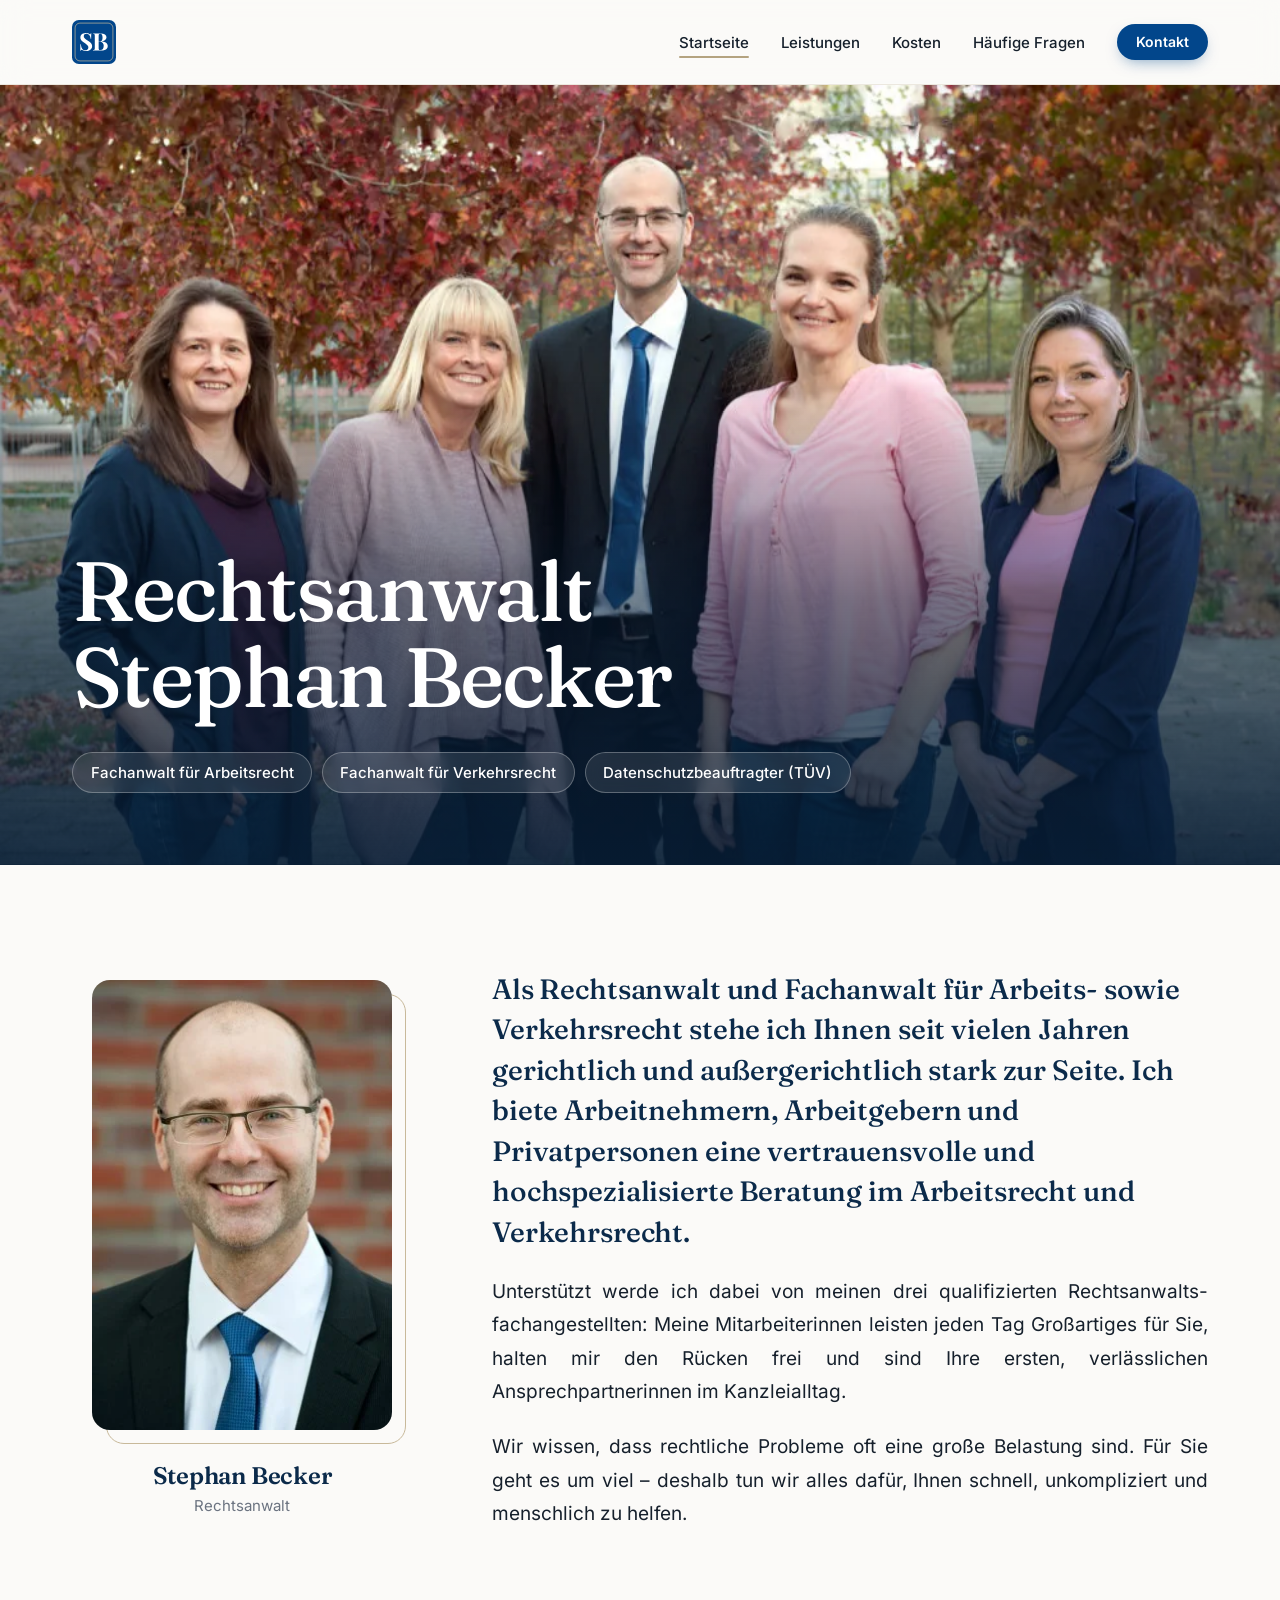
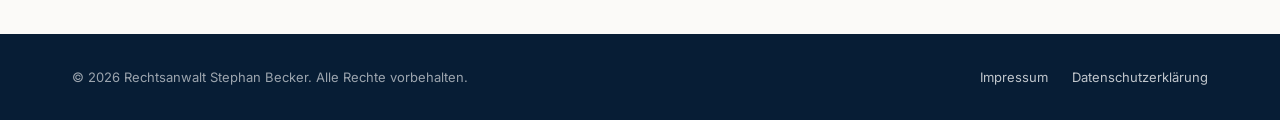
<file: index.html>
<!DOCTYPE html>
<html lang="de">
<head>
<meta charset="UTF-8">
<meta name="viewport" content="width=device-width, initial-scale=1.0">
<title>Rechtsanwalt Stephan Becker Berlin – Fachanwalt für Arbeitsrecht und Verkehrsrecht</title>
<meta name="description" content="Rechtsanwalt Stephan Becker in Berlin-Lichterfelde: Fachanwalt für Arbeitsrecht, Fachanwalt für Verkehrsrecht und Datenschutzbeauftragter (TÜV). Beratung und Vertretung gerichtlich und außergerichtlich.">
<meta name="robots" content="index, follow, max-image-preview:large">
<link rel="canonical" href="https://rechtsanwalt-becker.eu/">
<meta name="theme-color" content="#0b2a4a">
<link rel="icon" href="/favicon.ico" sizes="48x48">
<link rel="icon" href="/favicon.svg" type="image/svg+xml">
<link rel="apple-touch-icon" href="/apple-touch-icon.png">
<link rel="manifest" href="/site.webmanifest">
<meta property="og:type" content="website">
<meta property="og:locale" content="de_DE">
<meta property="og:site_name" content="Rechtsanwalt Stephan Becker">
<meta property="og:title" content="Rechtsanwalt Stephan Becker Berlin – Fachanwalt für Arbeitsrecht und Verkehrsrecht">
<meta property="og:description" content="Rechtsanwalt Stephan Becker in Berlin-Lichterfelde: Fachanwalt für Arbeitsrecht, Fachanwalt für Verkehrsrecht und Datenschutzbeauftragter (TÜV). Beratung und Vertretung gerichtlich und außergerichtlich.">
<meta property="og:url" content="https://rechtsanwalt-becker.eu/">
<meta property="og:image" content="https://rechtsanwalt-becker.eu/og-image.jpg">
<meta property="og:image:width" content="1200">
<meta property="og:image:height" content="630">
<meta property="og:image:alt" content="Rechtsanwalt Stephan Becker mit seinem Kanzleiteam">
<meta name="twitter:card" content="summary_large_image">
<meta name="twitter:title" content="Rechtsanwalt Stephan Becker Berlin – Fachanwalt für Arbeitsrecht und Verkehrsrecht">
<meta name="twitter:description" content="Rechtsanwalt Stephan Becker in Berlin-Lichterfelde: Fachanwalt für Arbeitsrecht, Fachanwalt für Verkehrsrecht und Datenschutzbeauftragter (TÜV). Beratung und Vertretung gerichtlich und außergerichtlich.">
<meta name="twitter:image" content="https://rechtsanwalt-becker.eu/og-image.jpg">
<link rel="preload" href="/assets/fonts/fraunces-latin-500-normal.woff2" as="font" type="font/woff2" crossorigin>
<link rel="preload" as="image" href="/assets/img/kanzlei-team.webp" type="image/webp" fetchpriority="high">
<link rel="stylesheet" href="/assets/icons.css?v=a76d5b22">
<link rel="stylesheet" href="/assets/style.css?v=8eb9fd5a">
<script type="application/ld+json">
{
 "@context": "https://schema.org",
 "@graph": [
  {
   "@type": "Attorney",
   "@id": "https://rechtsanwalt-becker.eu/#kanzlei",
   "name": "Rechtsanwalt Stephan Becker",
   "alternateName": "Kanzlei Stephan Becker",
   "url": "https://rechtsanwalt-becker.eu/",
   "logo": "https://rechtsanwalt-becker.eu/icon-512.png",
   "image": "https://rechtsanwalt-becker.eu/og-image.jpg",
   "description": "Rechtsanwalt Stephan Becker in Berlin-Lichterfelde – Fachanwalt für Arbeitsrecht, Fachanwalt für Verkehrsrecht und Datenschutzbeauftragter (TÜV).",
   "telephone": "+49 30 35124770",
   "faxNumber": "+49 30 35124771",
   "email": "kontakt@rechtsanwalt-becker.eu",
   "address": {
    "@type": "PostalAddress",
    "streetAddress": "Harry-S.-Truman-Allee 8",
    "postalCode": "14167",
    "addressLocality": "Berlin",
    "addressRegion": "Berlin",
    "addressCountry": "DE"
   },
   "areaServed": {
    "@type": "City",
    "name": "Berlin"
   },
   "knowsAbout": [
    "Arbeitsrecht",
    "Kündigungsschutzklage",
    "Verkehrsrecht",
    "Verkehrsunfall",
    "Bußgeldverfahren",
    "Datenschutz"
   ],
   "founder": {
    "@id": "https://rechtsanwalt-becker.eu/#stephan-becker"
   },
   "employee": {
    "@id": "https://rechtsanwalt-becker.eu/#stephan-becker"
   }
  },
  {
   "@type": "Person",
   "@id": "https://rechtsanwalt-becker.eu/#stephan-becker",
   "name": "Stephan Becker",
   "jobTitle": "Rechtsanwalt, Fachanwalt für Arbeitsrecht, Fachanwalt für Verkehrsrecht",
   "image": "https://rechtsanwalt-becker.eu/assets/img/stephan-becker.jpg",
   "worksFor": {
    "@id": "https://rechtsanwalt-becker.eu/#kanzlei"
   },
   "hasCredential": [
    {
     "@type": "EducationalOccupationalCredential",
     "credentialCategory": "Fachanwaltstitel",
     "name": "Fachanwalt für Arbeitsrecht"
    },
    {
     "@type": "EducationalOccupationalCredential",
     "credentialCategory": "Fachanwaltstitel",
     "name": "Fachanwalt für Verkehrsrecht"
    },
    {
     "@type": "EducationalOccupationalCredential",
     "credentialCategory": "Zertifikat",
     "name": "Datenschutzbeauftragter (TÜV)"
    }
   ]
  },
  {
   "@type": "WebSite",
   "@id": "https://rechtsanwalt-becker.eu/#website",
   "url": "https://rechtsanwalt-becker.eu/",
   "name": "Rechtsanwalt Stephan Becker",
   "inLanguage": "de-DE",
   "publisher": {
    "@id": "https://rechtsanwalt-becker.eu/#kanzlei"
   }
  },
  {
   "@type": "WebPage",
   "@id": "https://rechtsanwalt-becker.eu/#webpage",
   "url": "https://rechtsanwalt-becker.eu/",
   "name": "Rechtsanwalt Stephan Becker Berlin – Fachanwalt für Arbeitsrecht und Verkehrsrecht",
   "description": "Rechtsanwalt Stephan Becker in Berlin-Lichterfelde: Fachanwalt für Arbeitsrecht, Fachanwalt für Verkehrsrecht und Datenschutzbeauftragter (TÜV). Beratung und Vertretung gerichtlich und außergerichtlich.",
   "inLanguage": "de-DE",
   "isPartOf": {
    "@id": "https://rechtsanwalt-becker.eu/#website"
   },
   "about": {
    "@id": "https://rechtsanwalt-becker.eu/#kanzlei"
   }
  }
 ]
}
</script>
<script src="/assets/flag.js?v=de8ec58e"></script>
<script src="/assets/site.js?v=9d684e6f" defer></script>
</head>
<body>
<a class="skip-link" href="#inhalt">Zum Inhalt springen</a>
<header class="site-header" data-header>
<div class="scroll-progress" aria-hidden="true"><span data-progress></span></div>
<div class="wrap header-inner">
<a class="brand" href="/" aria-label="Rechtsanwalt Stephan Becker – zur Startseite"><svg width="44" height="44" aria-hidden="true" focusable="false" xmlns="http://www.w3.org/2000/svg" viewBox="0 0 64 64"><rect width="64" height="64" rx="10" fill="#02468b"/><rect x="4.5" y="4.5" width="55" height="55" rx="7" fill="none" stroke="#c8b99a" stroke-width="1"/><g transform="translate(10.05 44.50) scale(0.03537 -0.03537)" fill="#fff"><path d="M284 721Q343 721 375.0 708.5Q407 696 430 682Q442 675 449.5 671.5Q457 668 464 668Q474 668 478.5 679.0Q483 690 486 712H509Q508 693 506.5 666.5Q505 640 504.5 597.0Q504 554 504 484H481Q477 536 457.0 585.0Q437 634 400.5 665.5Q364 697 311 697Q263 697 232.0 670.0Q201 643 201 595Q201 555 221.0 526.5Q241 498 279.5 471.0Q318 444 373 406Q421 375 459.0 344.0Q497 313 520.0 274.0Q543 235 543 181Q543 115 508.5 72.0Q474 29 418.0 7.5Q362 -14 295 -14Q233 -14 196.0 -2.0Q159 10 134 23Q112 37 100 37Q90 37 85.5 26.0Q81 15 78 -7H55Q57 17 57.5 49.0Q58 81 58.5 132.5Q59 184 59 263H82Q86 197 104.5 139.5Q123 82 161.5 47.0Q200 12 264 12Q299 12 326.5 24.5Q354 37 371.0 62.0Q388 87 388 124Q388 166 368.5 197.0Q349 228 315.5 255.0Q282 282 238 310Q191 341 150.0 372.0Q109 403 84.5 443.0Q60 483 60 538Q60 601 91.5 641.5Q123 682 174.5 701.5Q226 721 284 721Z"/><path transform="translate(544 0)" d="M34 708Q60 707 102.0 706.0Q144 705 186 705Q234 705 279.0 706.0Q324 707 343 707Q467 707 528.5 663.0Q590 619 590 550Q590 515 569.0 479.0Q548 443 504.0 415.0Q460 387 390 374V372Q484 365 539.0 338.0Q594 311 618.0 273.0Q642 235 642 194Q642 131 609.0 88.0Q576 45 514.0 22.5Q452 0 366 0Q342 0 297.0 1.5Q252 3 188 3Q144 3 102.0 2.5Q60 2 34 0V20Q66 22 82.0 28.0Q98 34 103.5 52.0Q109 70 109 106V602Q109 639 103.5 656.5Q98 674 81.5 680.5Q65 687 34 688ZM330 688Q291 688 279.5 671.0Q268 654 268 602V106Q268 71 273.5 53.0Q279 35 293.5 29.0Q308 23 337 23Q409 23 442.5 68.5Q476 114 476 198Q476 275 437.5 317.0Q399 359 310 359H225Q225 359 225.0 367.5Q225 376 225 376H311Q358 376 383.0 398.5Q408 421 418.0 458.5Q428 496 428 539Q428 613 405.0 650.5Q382 688 330 688Z"/></g></svg></a>
<nav class="nav" aria-label="Hauptnavigation"><a class="nav-link" href="/" aria-current="page">Startseite</a><a class="nav-link" href="/leistungen">Leistungen</a><a class="nav-link" href="/kosten">Kosten</a><a class="nav-link" href="/haeufige-fragen">Häufige Fragen</a><a class="btn btn-primary btn-sm" href="/kontakt">Kontakt</a></nav>
<button type="button" class="menu-btn" aria-label="Menü öffnen" aria-expanded="false" aria-controls="mobile-menu" data-menu-toggle><i class="ri-menu-3-line" aria-hidden="true"></i></button>
</div>
<div class="mobile-menu" id="mobile-menu" hidden><div class="wrap"><a class="m-link" href="/" aria-current="page">Startseite</a><a class="m-link" href="/leistungen">Leistungen</a><a class="m-link" href="/kosten">Kosten</a><a class="m-link" href="/haeufige-fragen">Häufige Fragen</a><a class="btn btn-primary" href="/kontakt">Kontakt</a></div></div>
</header>
<main id="inhalt">

<section class="home-hero">
<picture class="home-hero-media"><source srcset="/assets/img/kanzlei-team.webp" type="image/webp"><img src="/assets/img/kanzlei-team.jpg" alt="Rechtsanwalt Stephan Becker mit seinem Kanzleiteam" width="1000" height="609" fetchpriority="high" decoding="async"></picture>
<div class="home-hero-shade"></div>
<div class="wrap home-hero-content">
<h1 class="reveal">Rechtsanwalt<br>Stephan Becker</h1>
<ul class="creds reveal"><li>Fachanwalt für Arbeitsrecht</li><li>Fachanwalt für Verkehrsrecht</li><li>Datenschutzbeauftragter (TÜV)</li></ul>
</div>
</section>
<section class="section profile">
<div class="wrap profile-grid">
<figure class="profile-photo reveal">
<div class="photo-frame"><picture><source srcset="/assets/img/stephan-becker.webp" type="image/webp"><img src="/assets/img/stephan-becker.jpg" alt="Rechtsanwalt Stephan Becker" width="300" height="447" loading="lazy" decoding="async"></picture></div>
<figcaption><h2>Stephan Becker</h2><p>Rechtsanwalt</p></figcaption>
</figure>
<div class="profile-text reveal"><p>Als Rechtsanwalt und Fachanwalt für Arbeits- sowie Verkehrsrecht stehe ich Ihnen seit vielen Jahren gerichtlich und außergerichtlich stark zur Seite. Ich biete Arbeitnehmern, Arbeitgebern und Privatpersonen eine vertrauensvolle und hochspezialisierte Beratung im Arbeitsrecht und Verkehrsrecht.</p><p>Unterstützt werde ich dabei von meinen drei qualifizierten Rechtsanwalts&shy;fachangestellten: Meine Mitarbeiterinnen leisten jeden Tag Großartiges für Sie, halten mir den Rücken frei und sind Ihre ersten, verlässlichen Ansprechpartnerinnen im Kanzleialltag.</p><p>Wir wissen, dass rechtliche Probleme oft eine große Belastung sind. Für Sie geht es um viel – deshalb tun wir alles dafür, Ihnen schnell, unkompliziert und menschlich zu helfen.</p></div>
</div>
</section>
</main>
<footer class="site-footer"><div class="wrap footer-inner">
<p>© 2026 Rechtsanwalt Stephan Becker. Alle Rechte vorbehalten.</p>
<div class="footer-links"><a href="/impressum">Impressum</a><a href="/datenschutz">Datenschutzerklärung</a></div>
</div></footer>
</body>
</html>
</file>
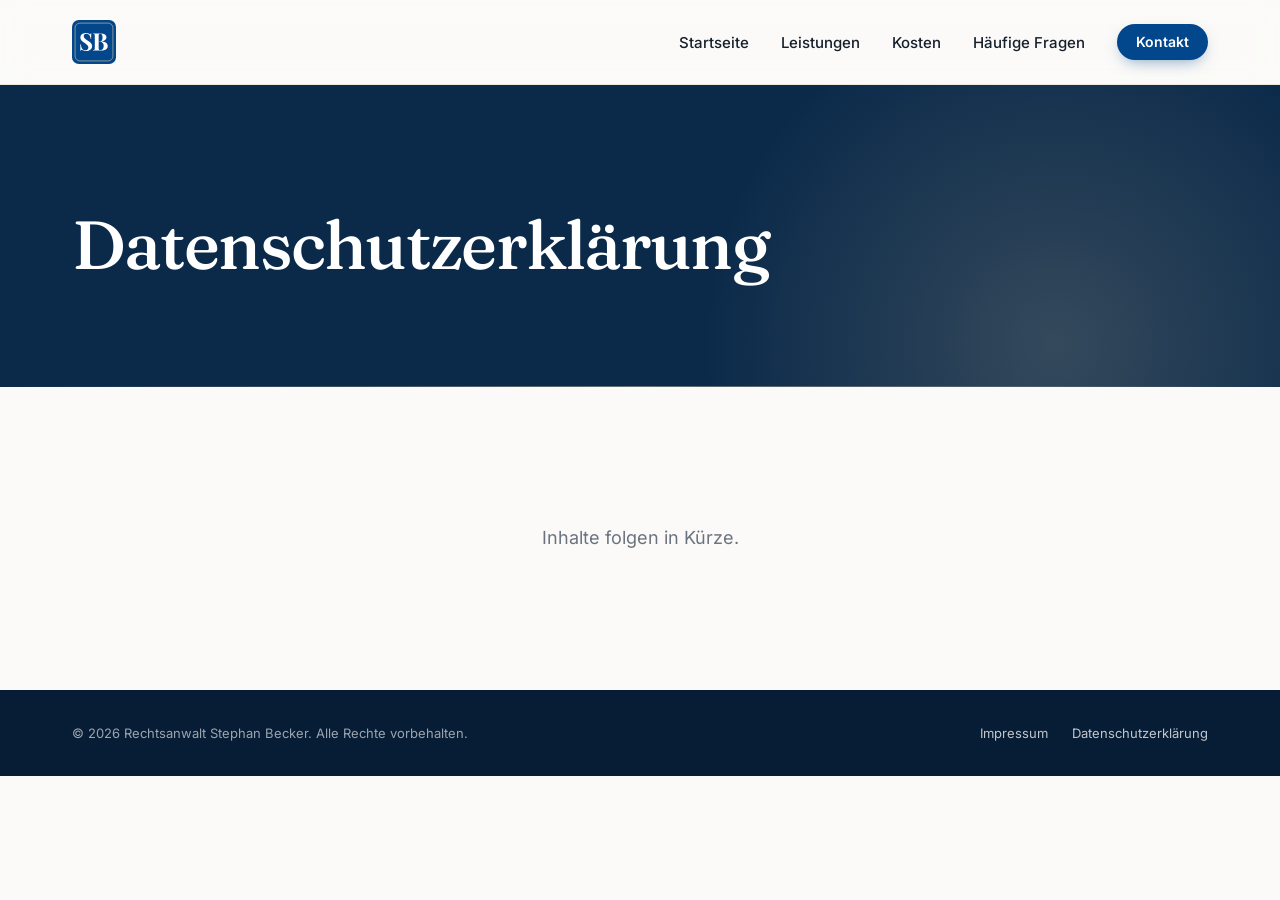
<file: datenschutz/index.html>
<!DOCTYPE html>
<html lang="de">
<head>
<meta charset="UTF-8">
<meta name="viewport" content="width=device-width, initial-scale=1.0">
<title>Datenschutzerklärung – Rechtsanwalt Stephan Becker</title>
<meta name="description" content="Datenschutzerklärung von Rechtsanwalt Stephan Becker, Berlin.">
<meta name="robots" content="noindex, follow">
<link rel="canonical" href="https://rechtsanwalt-becker.eu/datenschutz">
<meta name="theme-color" content="#0b2a4a">
<link rel="icon" href="/favicon.ico" sizes="48x48">
<link rel="icon" href="/favicon.svg" type="image/svg+xml">
<link rel="apple-touch-icon" href="/apple-touch-icon.png">
<link rel="manifest" href="/site.webmanifest">
<meta property="og:type" content="website">
<meta property="og:locale" content="de_DE">
<meta property="og:site_name" content="Rechtsanwalt Stephan Becker">
<meta property="og:title" content="Datenschutzerklärung – Rechtsanwalt Stephan Becker">
<meta property="og:description" content="Datenschutzerklärung von Rechtsanwalt Stephan Becker, Berlin.">
<meta property="og:url" content="https://rechtsanwalt-becker.eu/datenschutz">
<meta property="og:image" content="https://rechtsanwalt-becker.eu/og-image.jpg">
<meta property="og:image:width" content="1200">
<meta property="og:image:height" content="630">
<meta property="og:image:alt" content="Rechtsanwalt Stephan Becker mit seinem Kanzleiteam">
<meta name="twitter:card" content="summary_large_image">
<meta name="twitter:title" content="Datenschutzerklärung – Rechtsanwalt Stephan Becker">
<meta name="twitter:description" content="Datenschutzerklärung von Rechtsanwalt Stephan Becker, Berlin.">
<meta name="twitter:image" content="https://rechtsanwalt-becker.eu/og-image.jpg">
<link rel="preload" href="/assets/fonts/fraunces-latin-500-normal.woff2" as="font" type="font/woff2" crossorigin>
<link rel="stylesheet" href="/assets/icons.css?v=a76d5b22">
<link rel="stylesheet" href="/assets/style.css?v=8eb9fd5a">
<script type="application/ld+json">
{
 "@context": "https://schema.org",
 "@graph": [
  {
   "@type": "Attorney",
   "@id": "https://rechtsanwalt-becker.eu/#kanzlei",
   "name": "Rechtsanwalt Stephan Becker",
   "alternateName": "Kanzlei Stephan Becker",
   "url": "https://rechtsanwalt-becker.eu/",
   "logo": "https://rechtsanwalt-becker.eu/icon-512.png",
   "image": "https://rechtsanwalt-becker.eu/og-image.jpg",
   "description": "Rechtsanwalt Stephan Becker in Berlin-Lichterfelde – Fachanwalt für Arbeitsrecht, Fachanwalt für Verkehrsrecht und Datenschutzbeauftragter (TÜV).",
   "telephone": "+49 30 35124770",
   "faxNumber": "+49 30 35124771",
   "email": "kontakt@rechtsanwalt-becker.eu",
   "address": {
    "@type": "PostalAddress",
    "streetAddress": "Harry-S.-Truman-Allee 8",
    "postalCode": "14167",
    "addressLocality": "Berlin",
    "addressRegion": "Berlin",
    "addressCountry": "DE"
   },
   "areaServed": {
    "@type": "City",
    "name": "Berlin"
   },
   "knowsAbout": [
    "Arbeitsrecht",
    "Kündigungsschutzklage",
    "Verkehrsrecht",
    "Verkehrsunfall",
    "Bußgeldverfahren",
    "Datenschutz"
   ],
   "founder": {
    "@id": "https://rechtsanwalt-becker.eu/#stephan-becker"
   },
   "employee": {
    "@id": "https://rechtsanwalt-becker.eu/#stephan-becker"
   }
  },
  {
   "@type": "Person",
   "@id": "https://rechtsanwalt-becker.eu/#stephan-becker",
   "name": "Stephan Becker",
   "jobTitle": "Rechtsanwalt, Fachanwalt für Arbeitsrecht, Fachanwalt für Verkehrsrecht",
   "image": "https://rechtsanwalt-becker.eu/assets/img/stephan-becker.jpg",
   "worksFor": {
    "@id": "https://rechtsanwalt-becker.eu/#kanzlei"
   },
   "hasCredential": [
    {
     "@type": "EducationalOccupationalCredential",
     "credentialCategory": "Fachanwaltstitel",
     "name": "Fachanwalt für Arbeitsrecht"
    },
    {
     "@type": "EducationalOccupationalCredential",
     "credentialCategory": "Fachanwaltstitel",
     "name": "Fachanwalt für Verkehrsrecht"
    },
    {
     "@type": "EducationalOccupationalCredential",
     "credentialCategory": "Zertifikat",
     "name": "Datenschutzbeauftragter (TÜV)"
    }
   ]
  },
  {
   "@type": "WebSite",
   "@id": "https://rechtsanwalt-becker.eu/#website",
   "url": "https://rechtsanwalt-becker.eu/",
   "name": "Rechtsanwalt Stephan Becker",
   "inLanguage": "de-DE",
   "publisher": {
    "@id": "https://rechtsanwalt-becker.eu/#kanzlei"
   }
  },
  {
   "@type": "WebPage",
   "@id": "https://rechtsanwalt-becker.eu/datenschutz#webpage",
   "url": "https://rechtsanwalt-becker.eu/datenschutz",
   "name": "Datenschutzerklärung – Rechtsanwalt Stephan Becker",
   "description": "Datenschutzerklärung von Rechtsanwalt Stephan Becker, Berlin.",
   "inLanguage": "de-DE",
   "isPartOf": {
    "@id": "https://rechtsanwalt-becker.eu/#website"
   },
   "about": {
    "@id": "https://rechtsanwalt-becker.eu/#kanzlei"
   },
   "breadcrumb": {
    "@id": "https://rechtsanwalt-becker.eu/datenschutz#breadcrumb"
   }
  },
  {
   "@type": "BreadcrumbList",
   "@id": "https://rechtsanwalt-becker.eu/datenschutz#breadcrumb",
   "itemListElement": [
    {
     "@type": "ListItem",
     "position": 1,
     "name": "Startseite",
     "item": "https://rechtsanwalt-becker.eu/"
    },
    {
     "@type": "ListItem",
     "position": 2,
     "name": "Datenschutzerklärung",
     "item": "https://rechtsanwalt-becker.eu/datenschutz"
    }
   ]
  }
 ]
}
</script>
<script src="/assets/flag.js?v=de8ec58e"></script>
<script src="/assets/site.js?v=9d684e6f" defer></script>
</head>
<body>
<a class="skip-link" href="#inhalt">Zum Inhalt springen</a>
<header class="site-header" data-header>
<div class="scroll-progress" aria-hidden="true"><span data-progress></span></div>
<div class="wrap header-inner">
<a class="brand" href="/" aria-label="Rechtsanwalt Stephan Becker – zur Startseite"><svg width="44" height="44" aria-hidden="true" focusable="false" xmlns="http://www.w3.org/2000/svg" viewBox="0 0 64 64"><rect width="64" height="64" rx="10" fill="#02468b"/><rect x="4.5" y="4.5" width="55" height="55" rx="7" fill="none" stroke="#c8b99a" stroke-width="1"/><g transform="translate(10.05 44.50) scale(0.03537 -0.03537)" fill="#fff"><path d="M284 721Q343 721 375.0 708.5Q407 696 430 682Q442 675 449.5 671.5Q457 668 464 668Q474 668 478.5 679.0Q483 690 486 712H509Q508 693 506.5 666.5Q505 640 504.5 597.0Q504 554 504 484H481Q477 536 457.0 585.0Q437 634 400.5 665.5Q364 697 311 697Q263 697 232.0 670.0Q201 643 201 595Q201 555 221.0 526.5Q241 498 279.5 471.0Q318 444 373 406Q421 375 459.0 344.0Q497 313 520.0 274.0Q543 235 543 181Q543 115 508.5 72.0Q474 29 418.0 7.5Q362 -14 295 -14Q233 -14 196.0 -2.0Q159 10 134 23Q112 37 100 37Q90 37 85.5 26.0Q81 15 78 -7H55Q57 17 57.5 49.0Q58 81 58.5 132.5Q59 184 59 263H82Q86 197 104.5 139.5Q123 82 161.5 47.0Q200 12 264 12Q299 12 326.5 24.5Q354 37 371.0 62.0Q388 87 388 124Q388 166 368.5 197.0Q349 228 315.5 255.0Q282 282 238 310Q191 341 150.0 372.0Q109 403 84.5 443.0Q60 483 60 538Q60 601 91.5 641.5Q123 682 174.5 701.5Q226 721 284 721Z"/><path transform="translate(544 0)" d="M34 708Q60 707 102.0 706.0Q144 705 186 705Q234 705 279.0 706.0Q324 707 343 707Q467 707 528.5 663.0Q590 619 590 550Q590 515 569.0 479.0Q548 443 504.0 415.0Q460 387 390 374V372Q484 365 539.0 338.0Q594 311 618.0 273.0Q642 235 642 194Q642 131 609.0 88.0Q576 45 514.0 22.5Q452 0 366 0Q342 0 297.0 1.5Q252 3 188 3Q144 3 102.0 2.5Q60 2 34 0V20Q66 22 82.0 28.0Q98 34 103.5 52.0Q109 70 109 106V602Q109 639 103.5 656.5Q98 674 81.5 680.5Q65 687 34 688ZM330 688Q291 688 279.5 671.0Q268 654 268 602V106Q268 71 273.5 53.0Q279 35 293.5 29.0Q308 23 337 23Q409 23 442.5 68.5Q476 114 476 198Q476 275 437.5 317.0Q399 359 310 359H225Q225 359 225.0 367.5Q225 376 225 376H311Q358 376 383.0 398.5Q408 421 418.0 458.5Q428 496 428 539Q428 613 405.0 650.5Q382 688 330 688Z"/></g></svg></a>
<nav class="nav" aria-label="Hauptnavigation"><a class="nav-link" href="/">Startseite</a><a class="nav-link" href="/leistungen">Leistungen</a><a class="nav-link" href="/kosten">Kosten</a><a class="nav-link" href="/haeufige-fragen">Häufige Fragen</a><a class="btn btn-primary btn-sm" href="/kontakt">Kontakt</a></nav>
<button type="button" class="menu-btn" aria-label="Menü öffnen" aria-expanded="false" aria-controls="mobile-menu" data-menu-toggle><i class="ri-menu-3-line" aria-hidden="true"></i></button>
</div>
<div class="mobile-menu" id="mobile-menu" hidden><div class="wrap"><a class="m-link" href="/">Startseite</a><a class="m-link" href="/leistungen">Leistungen</a><a class="m-link" href="/kosten">Kosten</a><a class="m-link" href="/haeufige-fragen">Häufige Fragen</a><a class="btn btn-primary" href="/kontakt">Kontakt</a></div></div>
</header>
<main id="inhalt">
<section class="page-hero"><div class="wrap"><div class="page-hero-inner reveal"><h1>Datenschutzerklärung</h1></div></div></section><section class="section"><div class="wrap"><p class="empty-state">Inhalte folgen in Kürze.</p></div></section>
</main>
<footer class="site-footer"><div class="wrap footer-inner">
<p>© 2026 Rechtsanwalt Stephan Becker. Alle Rechte vorbehalten.</p>
<div class="footer-links"><a href="/impressum">Impressum</a><a href="/datenschutz">Datenschutzerklärung</a></div>
</div></footer>
</body>
</html>
</file>
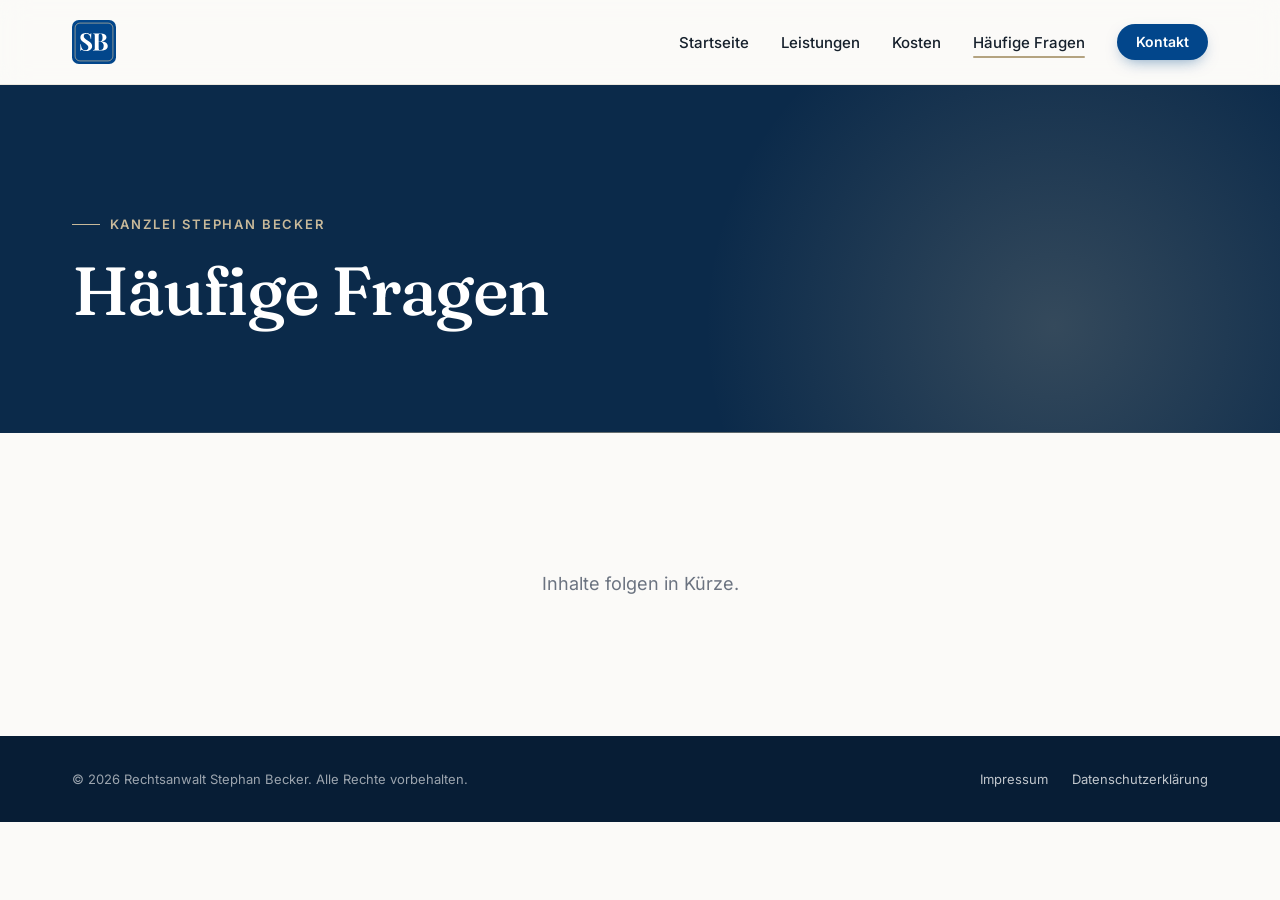
<file: haeufige-fragen/index.html>
<!DOCTYPE html>
<html lang="de">
<head>
<meta charset="UTF-8">
<meta name="viewport" content="width=device-width, initial-scale=1.0">
<title>Häufige Fragen – Rechtsanwalt Stephan Becker, Berlin</title>
<meta name="description" content="Antworten auf häufige Fragen an Rechtsanwalt Stephan Becker in Berlin.">
<meta name="robots" content="noindex, follow">
<link rel="canonical" href="https://rechtsanwalt-becker.eu/haeufige-fragen">
<meta name="theme-color" content="#0b2a4a">
<link rel="icon" href="/favicon.ico" sizes="48x48">
<link rel="icon" href="/favicon.svg" type="image/svg+xml">
<link rel="apple-touch-icon" href="/apple-touch-icon.png">
<link rel="manifest" href="/site.webmanifest">
<meta property="og:type" content="website">
<meta property="og:locale" content="de_DE">
<meta property="og:site_name" content="Rechtsanwalt Stephan Becker">
<meta property="og:title" content="Häufige Fragen – Rechtsanwalt Stephan Becker, Berlin">
<meta property="og:description" content="Antworten auf häufige Fragen an Rechtsanwalt Stephan Becker in Berlin.">
<meta property="og:url" content="https://rechtsanwalt-becker.eu/haeufige-fragen">
<meta property="og:image" content="https://rechtsanwalt-becker.eu/og-image.jpg">
<meta property="og:image:width" content="1200">
<meta property="og:image:height" content="630">
<meta property="og:image:alt" content="Rechtsanwalt Stephan Becker mit seinem Kanzleiteam">
<meta name="twitter:card" content="summary_large_image">
<meta name="twitter:title" content="Häufige Fragen – Rechtsanwalt Stephan Becker, Berlin">
<meta name="twitter:description" content="Antworten auf häufige Fragen an Rechtsanwalt Stephan Becker in Berlin.">
<meta name="twitter:image" content="https://rechtsanwalt-becker.eu/og-image.jpg">
<link rel="preload" href="/assets/fonts/fraunces-latin-500-normal.woff2" as="font" type="font/woff2" crossorigin>
<link rel="stylesheet" href="/assets/icons.css?v=a76d5b22">
<link rel="stylesheet" href="/assets/style.css?v=8eb9fd5a">
<script type="application/ld+json">
{
 "@context": "https://schema.org",
 "@graph": [
  {
   "@type": "Attorney",
   "@id": "https://rechtsanwalt-becker.eu/#kanzlei",
   "name": "Rechtsanwalt Stephan Becker",
   "alternateName": "Kanzlei Stephan Becker",
   "url": "https://rechtsanwalt-becker.eu/",
   "logo": "https://rechtsanwalt-becker.eu/icon-512.png",
   "image": "https://rechtsanwalt-becker.eu/og-image.jpg",
   "description": "Rechtsanwalt Stephan Becker in Berlin-Lichterfelde – Fachanwalt für Arbeitsrecht, Fachanwalt für Verkehrsrecht und Datenschutzbeauftragter (TÜV).",
   "telephone": "+49 30 35124770",
   "faxNumber": "+49 30 35124771",
   "email": "kontakt@rechtsanwalt-becker.eu",
   "address": {
    "@type": "PostalAddress",
    "streetAddress": "Harry-S.-Truman-Allee 8",
    "postalCode": "14167",
    "addressLocality": "Berlin",
    "addressRegion": "Berlin",
    "addressCountry": "DE"
   },
   "areaServed": {
    "@type": "City",
    "name": "Berlin"
   },
   "knowsAbout": [
    "Arbeitsrecht",
    "Kündigungsschutzklage",
    "Verkehrsrecht",
    "Verkehrsunfall",
    "Bußgeldverfahren",
    "Datenschutz"
   ],
   "founder": {
    "@id": "https://rechtsanwalt-becker.eu/#stephan-becker"
   },
   "employee": {
    "@id": "https://rechtsanwalt-becker.eu/#stephan-becker"
   }
  },
  {
   "@type": "Person",
   "@id": "https://rechtsanwalt-becker.eu/#stephan-becker",
   "name": "Stephan Becker",
   "jobTitle": "Rechtsanwalt, Fachanwalt für Arbeitsrecht, Fachanwalt für Verkehrsrecht",
   "image": "https://rechtsanwalt-becker.eu/assets/img/stephan-becker.jpg",
   "worksFor": {
    "@id": "https://rechtsanwalt-becker.eu/#kanzlei"
   },
   "hasCredential": [
    {
     "@type": "EducationalOccupationalCredential",
     "credentialCategory": "Fachanwaltstitel",
     "name": "Fachanwalt für Arbeitsrecht"
    },
    {
     "@type": "EducationalOccupationalCredential",
     "credentialCategory": "Fachanwaltstitel",
     "name": "Fachanwalt für Verkehrsrecht"
    },
    {
     "@type": "EducationalOccupationalCredential",
     "credentialCategory": "Zertifikat",
     "name": "Datenschutzbeauftragter (TÜV)"
    }
   ]
  },
  {
   "@type": "WebSite",
   "@id": "https://rechtsanwalt-becker.eu/#website",
   "url": "https://rechtsanwalt-becker.eu/",
   "name": "Rechtsanwalt Stephan Becker",
   "inLanguage": "de-DE",
   "publisher": {
    "@id": "https://rechtsanwalt-becker.eu/#kanzlei"
   }
  },
  {
   "@type": "WebPage",
   "@id": "https://rechtsanwalt-becker.eu/haeufige-fragen#webpage",
   "url": "https://rechtsanwalt-becker.eu/haeufige-fragen",
   "name": "Häufige Fragen – Rechtsanwalt Stephan Becker, Berlin",
   "description": "Antworten auf häufige Fragen an Rechtsanwalt Stephan Becker in Berlin.",
   "inLanguage": "de-DE",
   "isPartOf": {
    "@id": "https://rechtsanwalt-becker.eu/#website"
   },
   "about": {
    "@id": "https://rechtsanwalt-becker.eu/#kanzlei"
   },
   "breadcrumb": {
    "@id": "https://rechtsanwalt-becker.eu/haeufige-fragen#breadcrumb"
   }
  },
  {
   "@type": "BreadcrumbList",
   "@id": "https://rechtsanwalt-becker.eu/haeufige-fragen#breadcrumb",
   "itemListElement": [
    {
     "@type": "ListItem",
     "position": 1,
     "name": "Startseite",
     "item": "https://rechtsanwalt-becker.eu/"
    },
    {
     "@type": "ListItem",
     "position": 2,
     "name": "Häufige Fragen",
     "item": "https://rechtsanwalt-becker.eu/haeufige-fragen"
    }
   ]
  }
 ]
}
</script>
<script src="/assets/flag.js?v=de8ec58e"></script>
<script src="/assets/site.js?v=9d684e6f" defer></script>
</head>
<body>
<a class="skip-link" href="#inhalt">Zum Inhalt springen</a>
<header class="site-header" data-header>
<div class="scroll-progress" aria-hidden="true"><span data-progress></span></div>
<div class="wrap header-inner">
<a class="brand" href="/" aria-label="Rechtsanwalt Stephan Becker – zur Startseite"><svg width="44" height="44" aria-hidden="true" focusable="false" xmlns="http://www.w3.org/2000/svg" viewBox="0 0 64 64"><rect width="64" height="64" rx="10" fill="#02468b"/><rect x="4.5" y="4.5" width="55" height="55" rx="7" fill="none" stroke="#c8b99a" stroke-width="1"/><g transform="translate(10.05 44.50) scale(0.03537 -0.03537)" fill="#fff"><path d="M284 721Q343 721 375.0 708.5Q407 696 430 682Q442 675 449.5 671.5Q457 668 464 668Q474 668 478.5 679.0Q483 690 486 712H509Q508 693 506.5 666.5Q505 640 504.5 597.0Q504 554 504 484H481Q477 536 457.0 585.0Q437 634 400.5 665.5Q364 697 311 697Q263 697 232.0 670.0Q201 643 201 595Q201 555 221.0 526.5Q241 498 279.5 471.0Q318 444 373 406Q421 375 459.0 344.0Q497 313 520.0 274.0Q543 235 543 181Q543 115 508.5 72.0Q474 29 418.0 7.5Q362 -14 295 -14Q233 -14 196.0 -2.0Q159 10 134 23Q112 37 100 37Q90 37 85.5 26.0Q81 15 78 -7H55Q57 17 57.5 49.0Q58 81 58.5 132.5Q59 184 59 263H82Q86 197 104.5 139.5Q123 82 161.5 47.0Q200 12 264 12Q299 12 326.5 24.5Q354 37 371.0 62.0Q388 87 388 124Q388 166 368.5 197.0Q349 228 315.5 255.0Q282 282 238 310Q191 341 150.0 372.0Q109 403 84.5 443.0Q60 483 60 538Q60 601 91.5 641.5Q123 682 174.5 701.5Q226 721 284 721Z"/><path transform="translate(544 0)" d="M34 708Q60 707 102.0 706.0Q144 705 186 705Q234 705 279.0 706.0Q324 707 343 707Q467 707 528.5 663.0Q590 619 590 550Q590 515 569.0 479.0Q548 443 504.0 415.0Q460 387 390 374V372Q484 365 539.0 338.0Q594 311 618.0 273.0Q642 235 642 194Q642 131 609.0 88.0Q576 45 514.0 22.5Q452 0 366 0Q342 0 297.0 1.5Q252 3 188 3Q144 3 102.0 2.5Q60 2 34 0V20Q66 22 82.0 28.0Q98 34 103.5 52.0Q109 70 109 106V602Q109 639 103.5 656.5Q98 674 81.5 680.5Q65 687 34 688ZM330 688Q291 688 279.5 671.0Q268 654 268 602V106Q268 71 273.5 53.0Q279 35 293.5 29.0Q308 23 337 23Q409 23 442.5 68.5Q476 114 476 198Q476 275 437.5 317.0Q399 359 310 359H225Q225 359 225.0 367.5Q225 376 225 376H311Q358 376 383.0 398.5Q408 421 418.0 458.5Q428 496 428 539Q428 613 405.0 650.5Q382 688 330 688Z"/></g></svg></a>
<nav class="nav" aria-label="Hauptnavigation"><a class="nav-link" href="/">Startseite</a><a class="nav-link" href="/leistungen">Leistungen</a><a class="nav-link" href="/kosten">Kosten</a><a class="nav-link" href="/haeufige-fragen" aria-current="page">Häufige Fragen</a><a class="btn btn-primary btn-sm" href="/kontakt">Kontakt</a></nav>
<button type="button" class="menu-btn" aria-label="Menü öffnen" aria-expanded="false" aria-controls="mobile-menu" data-menu-toggle><i class="ri-menu-3-line" aria-hidden="true"></i></button>
</div>
<div class="mobile-menu" id="mobile-menu" hidden><div class="wrap"><a class="m-link" href="/">Startseite</a><a class="m-link" href="/leistungen">Leistungen</a><a class="m-link" href="/kosten">Kosten</a><a class="m-link" href="/haeufige-fragen" aria-current="page">Häufige Fragen</a><a class="btn btn-primary" href="/kontakt">Kontakt</a></div></div>
</header>
<main id="inhalt">
<section class="page-hero"><div class="wrap"><div class="page-hero-inner reveal"><p class="eyebrow">Kanzlei Stephan Becker</p><h1>Häufige Fragen</h1></div></div></section>
<section class="section"><div class="wrap"><p class="empty-state">Inhalte folgen in Kürze.</p></div></section>
</main>
<footer class="site-footer"><div class="wrap footer-inner">
<p>© 2026 Rechtsanwalt Stephan Becker. Alle Rechte vorbehalten.</p>
<div class="footer-links"><a href="/impressum">Impressum</a><a href="/datenschutz">Datenschutzerklärung</a></div>
</div></footer>
</body>
</html>
</file>
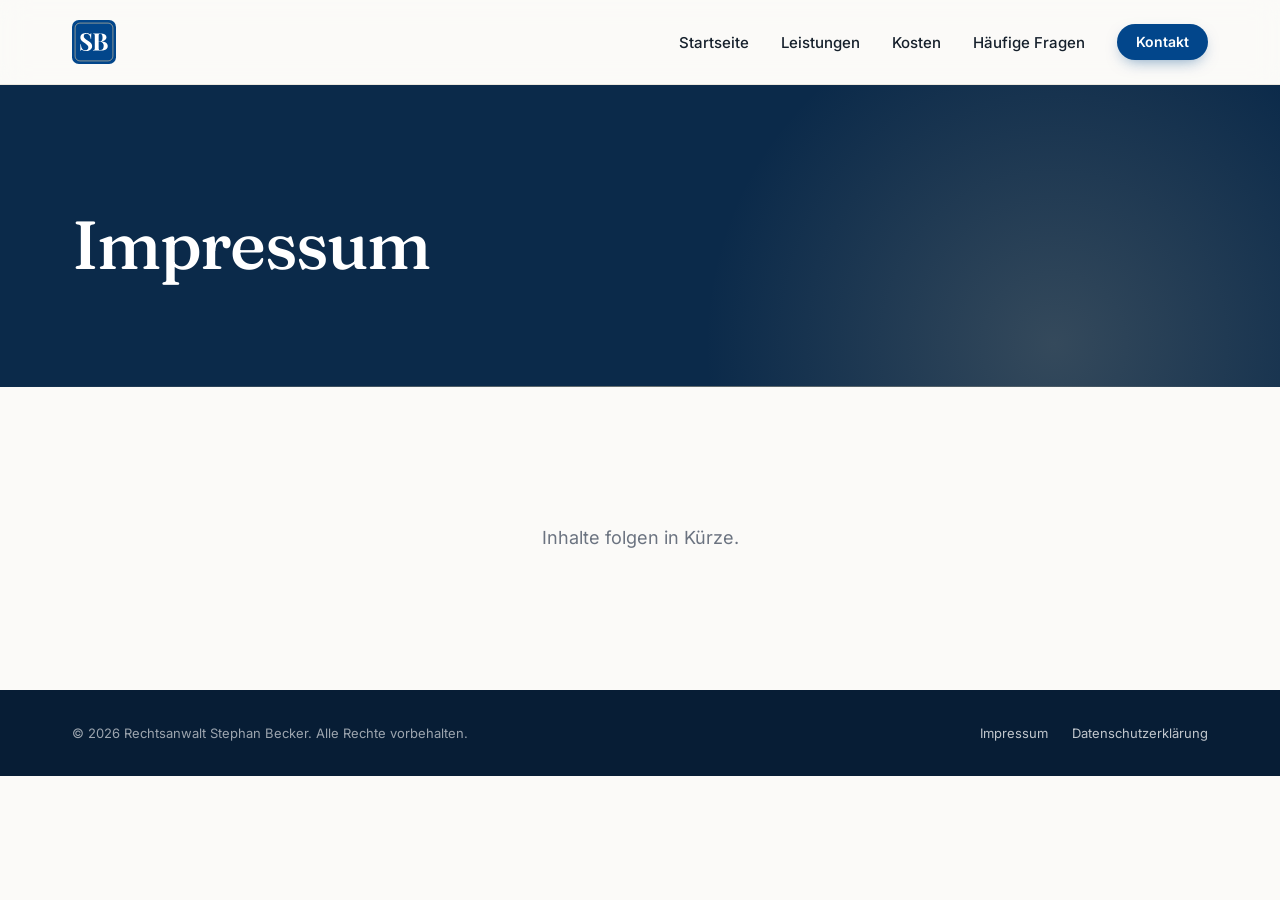
<file: impressum/index.html>
<!DOCTYPE html>
<html lang="de">
<head>
<meta charset="UTF-8">
<meta name="viewport" content="width=device-width, initial-scale=1.0">
<title>Impressum – Rechtsanwalt Stephan Becker</title>
<meta name="description" content="Impressum von Rechtsanwalt Stephan Becker, Berlin.">
<meta name="robots" content="noindex, follow">
<link rel="canonical" href="https://rechtsanwalt-becker.eu/impressum">
<meta name="theme-color" content="#0b2a4a">
<link rel="icon" href="/favicon.ico" sizes="48x48">
<link rel="icon" href="/favicon.svg" type="image/svg+xml">
<link rel="apple-touch-icon" href="/apple-touch-icon.png">
<link rel="manifest" href="/site.webmanifest">
<meta property="og:type" content="website">
<meta property="og:locale" content="de_DE">
<meta property="og:site_name" content="Rechtsanwalt Stephan Becker">
<meta property="og:title" content="Impressum – Rechtsanwalt Stephan Becker">
<meta property="og:description" content="Impressum von Rechtsanwalt Stephan Becker, Berlin.">
<meta property="og:url" content="https://rechtsanwalt-becker.eu/impressum">
<meta property="og:image" content="https://rechtsanwalt-becker.eu/og-image.jpg">
<meta property="og:image:width" content="1200">
<meta property="og:image:height" content="630">
<meta property="og:image:alt" content="Rechtsanwalt Stephan Becker mit seinem Kanzleiteam">
<meta name="twitter:card" content="summary_large_image">
<meta name="twitter:title" content="Impressum – Rechtsanwalt Stephan Becker">
<meta name="twitter:description" content="Impressum von Rechtsanwalt Stephan Becker, Berlin.">
<meta name="twitter:image" content="https://rechtsanwalt-becker.eu/og-image.jpg">
<link rel="preload" href="/assets/fonts/fraunces-latin-500-normal.woff2" as="font" type="font/woff2" crossorigin>
<link rel="stylesheet" href="/assets/icons.css?v=a76d5b22">
<link rel="stylesheet" href="/assets/style.css?v=8eb9fd5a">
<script type="application/ld+json">
{
 "@context": "https://schema.org",
 "@graph": [
  {
   "@type": "Attorney",
   "@id": "https://rechtsanwalt-becker.eu/#kanzlei",
   "name": "Rechtsanwalt Stephan Becker",
   "alternateName": "Kanzlei Stephan Becker",
   "url": "https://rechtsanwalt-becker.eu/",
   "logo": "https://rechtsanwalt-becker.eu/icon-512.png",
   "image": "https://rechtsanwalt-becker.eu/og-image.jpg",
   "description": "Rechtsanwalt Stephan Becker in Berlin-Lichterfelde – Fachanwalt für Arbeitsrecht, Fachanwalt für Verkehrsrecht und Datenschutzbeauftragter (TÜV).",
   "telephone": "+49 30 35124770",
   "faxNumber": "+49 30 35124771",
   "email": "kontakt@rechtsanwalt-becker.eu",
   "address": {
    "@type": "PostalAddress",
    "streetAddress": "Harry-S.-Truman-Allee 8",
    "postalCode": "14167",
    "addressLocality": "Berlin",
    "addressRegion": "Berlin",
    "addressCountry": "DE"
   },
   "areaServed": {
    "@type": "City",
    "name": "Berlin"
   },
   "knowsAbout": [
    "Arbeitsrecht",
    "Kündigungsschutzklage",
    "Verkehrsrecht",
    "Verkehrsunfall",
    "Bußgeldverfahren",
    "Datenschutz"
   ],
   "founder": {
    "@id": "https://rechtsanwalt-becker.eu/#stephan-becker"
   },
   "employee": {
    "@id": "https://rechtsanwalt-becker.eu/#stephan-becker"
   }
  },
  {
   "@type": "Person",
   "@id": "https://rechtsanwalt-becker.eu/#stephan-becker",
   "name": "Stephan Becker",
   "jobTitle": "Rechtsanwalt, Fachanwalt für Arbeitsrecht, Fachanwalt für Verkehrsrecht",
   "image": "https://rechtsanwalt-becker.eu/assets/img/stephan-becker.jpg",
   "worksFor": {
    "@id": "https://rechtsanwalt-becker.eu/#kanzlei"
   },
   "hasCredential": [
    {
     "@type": "EducationalOccupationalCredential",
     "credentialCategory": "Fachanwaltstitel",
     "name": "Fachanwalt für Arbeitsrecht"
    },
    {
     "@type": "EducationalOccupationalCredential",
     "credentialCategory": "Fachanwaltstitel",
     "name": "Fachanwalt für Verkehrsrecht"
    },
    {
     "@type": "EducationalOccupationalCredential",
     "credentialCategory": "Zertifikat",
     "name": "Datenschutzbeauftragter (TÜV)"
    }
   ]
  },
  {
   "@type": "WebSite",
   "@id": "https://rechtsanwalt-becker.eu/#website",
   "url": "https://rechtsanwalt-becker.eu/",
   "name": "Rechtsanwalt Stephan Becker",
   "inLanguage": "de-DE",
   "publisher": {
    "@id": "https://rechtsanwalt-becker.eu/#kanzlei"
   }
  },
  {
   "@type": "WebPage",
   "@id": "https://rechtsanwalt-becker.eu/impressum#webpage",
   "url": "https://rechtsanwalt-becker.eu/impressum",
   "name": "Impressum – Rechtsanwalt Stephan Becker",
   "description": "Impressum von Rechtsanwalt Stephan Becker, Berlin.",
   "inLanguage": "de-DE",
   "isPartOf": {
    "@id": "https://rechtsanwalt-becker.eu/#website"
   },
   "about": {
    "@id": "https://rechtsanwalt-becker.eu/#kanzlei"
   },
   "breadcrumb": {
    "@id": "https://rechtsanwalt-becker.eu/impressum#breadcrumb"
   }
  },
  {
   "@type": "BreadcrumbList",
   "@id": "https://rechtsanwalt-becker.eu/impressum#breadcrumb",
   "itemListElement": [
    {
     "@type": "ListItem",
     "position": 1,
     "name": "Startseite",
     "item": "https://rechtsanwalt-becker.eu/"
    },
    {
     "@type": "ListItem",
     "position": 2,
     "name": "Impressum",
     "item": "https://rechtsanwalt-becker.eu/impressum"
    }
   ]
  }
 ]
}
</script>
<script src="/assets/flag.js?v=de8ec58e"></script>
<script src="/assets/site.js?v=9d684e6f" defer></script>
</head>
<body>
<a class="skip-link" href="#inhalt">Zum Inhalt springen</a>
<header class="site-header" data-header>
<div class="scroll-progress" aria-hidden="true"><span data-progress></span></div>
<div class="wrap header-inner">
<a class="brand" href="/" aria-label="Rechtsanwalt Stephan Becker – zur Startseite"><svg width="44" height="44" aria-hidden="true" focusable="false" xmlns="http://www.w3.org/2000/svg" viewBox="0 0 64 64"><rect width="64" height="64" rx="10" fill="#02468b"/><rect x="4.5" y="4.5" width="55" height="55" rx="7" fill="none" stroke="#c8b99a" stroke-width="1"/><g transform="translate(10.05 44.50) scale(0.03537 -0.03537)" fill="#fff"><path d="M284 721Q343 721 375.0 708.5Q407 696 430 682Q442 675 449.5 671.5Q457 668 464 668Q474 668 478.5 679.0Q483 690 486 712H509Q508 693 506.5 666.5Q505 640 504.5 597.0Q504 554 504 484H481Q477 536 457.0 585.0Q437 634 400.5 665.5Q364 697 311 697Q263 697 232.0 670.0Q201 643 201 595Q201 555 221.0 526.5Q241 498 279.5 471.0Q318 444 373 406Q421 375 459.0 344.0Q497 313 520.0 274.0Q543 235 543 181Q543 115 508.5 72.0Q474 29 418.0 7.5Q362 -14 295 -14Q233 -14 196.0 -2.0Q159 10 134 23Q112 37 100 37Q90 37 85.5 26.0Q81 15 78 -7H55Q57 17 57.5 49.0Q58 81 58.5 132.5Q59 184 59 263H82Q86 197 104.5 139.5Q123 82 161.5 47.0Q200 12 264 12Q299 12 326.5 24.5Q354 37 371.0 62.0Q388 87 388 124Q388 166 368.5 197.0Q349 228 315.5 255.0Q282 282 238 310Q191 341 150.0 372.0Q109 403 84.5 443.0Q60 483 60 538Q60 601 91.5 641.5Q123 682 174.5 701.5Q226 721 284 721Z"/><path transform="translate(544 0)" d="M34 708Q60 707 102.0 706.0Q144 705 186 705Q234 705 279.0 706.0Q324 707 343 707Q467 707 528.5 663.0Q590 619 590 550Q590 515 569.0 479.0Q548 443 504.0 415.0Q460 387 390 374V372Q484 365 539.0 338.0Q594 311 618.0 273.0Q642 235 642 194Q642 131 609.0 88.0Q576 45 514.0 22.5Q452 0 366 0Q342 0 297.0 1.5Q252 3 188 3Q144 3 102.0 2.5Q60 2 34 0V20Q66 22 82.0 28.0Q98 34 103.5 52.0Q109 70 109 106V602Q109 639 103.5 656.5Q98 674 81.5 680.5Q65 687 34 688ZM330 688Q291 688 279.5 671.0Q268 654 268 602V106Q268 71 273.5 53.0Q279 35 293.5 29.0Q308 23 337 23Q409 23 442.5 68.5Q476 114 476 198Q476 275 437.5 317.0Q399 359 310 359H225Q225 359 225.0 367.5Q225 376 225 376H311Q358 376 383.0 398.5Q408 421 418.0 458.5Q428 496 428 539Q428 613 405.0 650.5Q382 688 330 688Z"/></g></svg></a>
<nav class="nav" aria-label="Hauptnavigation"><a class="nav-link" href="/">Startseite</a><a class="nav-link" href="/leistungen">Leistungen</a><a class="nav-link" href="/kosten">Kosten</a><a class="nav-link" href="/haeufige-fragen">Häufige Fragen</a><a class="btn btn-primary btn-sm" href="/kontakt">Kontakt</a></nav>
<button type="button" class="menu-btn" aria-label="Menü öffnen" aria-expanded="false" aria-controls="mobile-menu" data-menu-toggle><i class="ri-menu-3-line" aria-hidden="true"></i></button>
</div>
<div class="mobile-menu" id="mobile-menu" hidden><div class="wrap"><a class="m-link" href="/">Startseite</a><a class="m-link" href="/leistungen">Leistungen</a><a class="m-link" href="/kosten">Kosten</a><a class="m-link" href="/haeufige-fragen">Häufige Fragen</a><a class="btn btn-primary" href="/kontakt">Kontakt</a></div></div>
</header>
<main id="inhalt">
<section class="page-hero"><div class="wrap"><div class="page-hero-inner reveal"><h1>Impressum</h1></div></div></section><section class="section"><div class="wrap"><p class="empty-state">Inhalte folgen in Kürze.</p></div></section>
</main>
<footer class="site-footer"><div class="wrap footer-inner">
<p>© 2026 Rechtsanwalt Stephan Becker. Alle Rechte vorbehalten.</p>
<div class="footer-links"><a href="/impressum">Impressum</a><a href="/datenschutz">Datenschutzerklärung</a></div>
</div></footer>
</body>
</html>
</file>
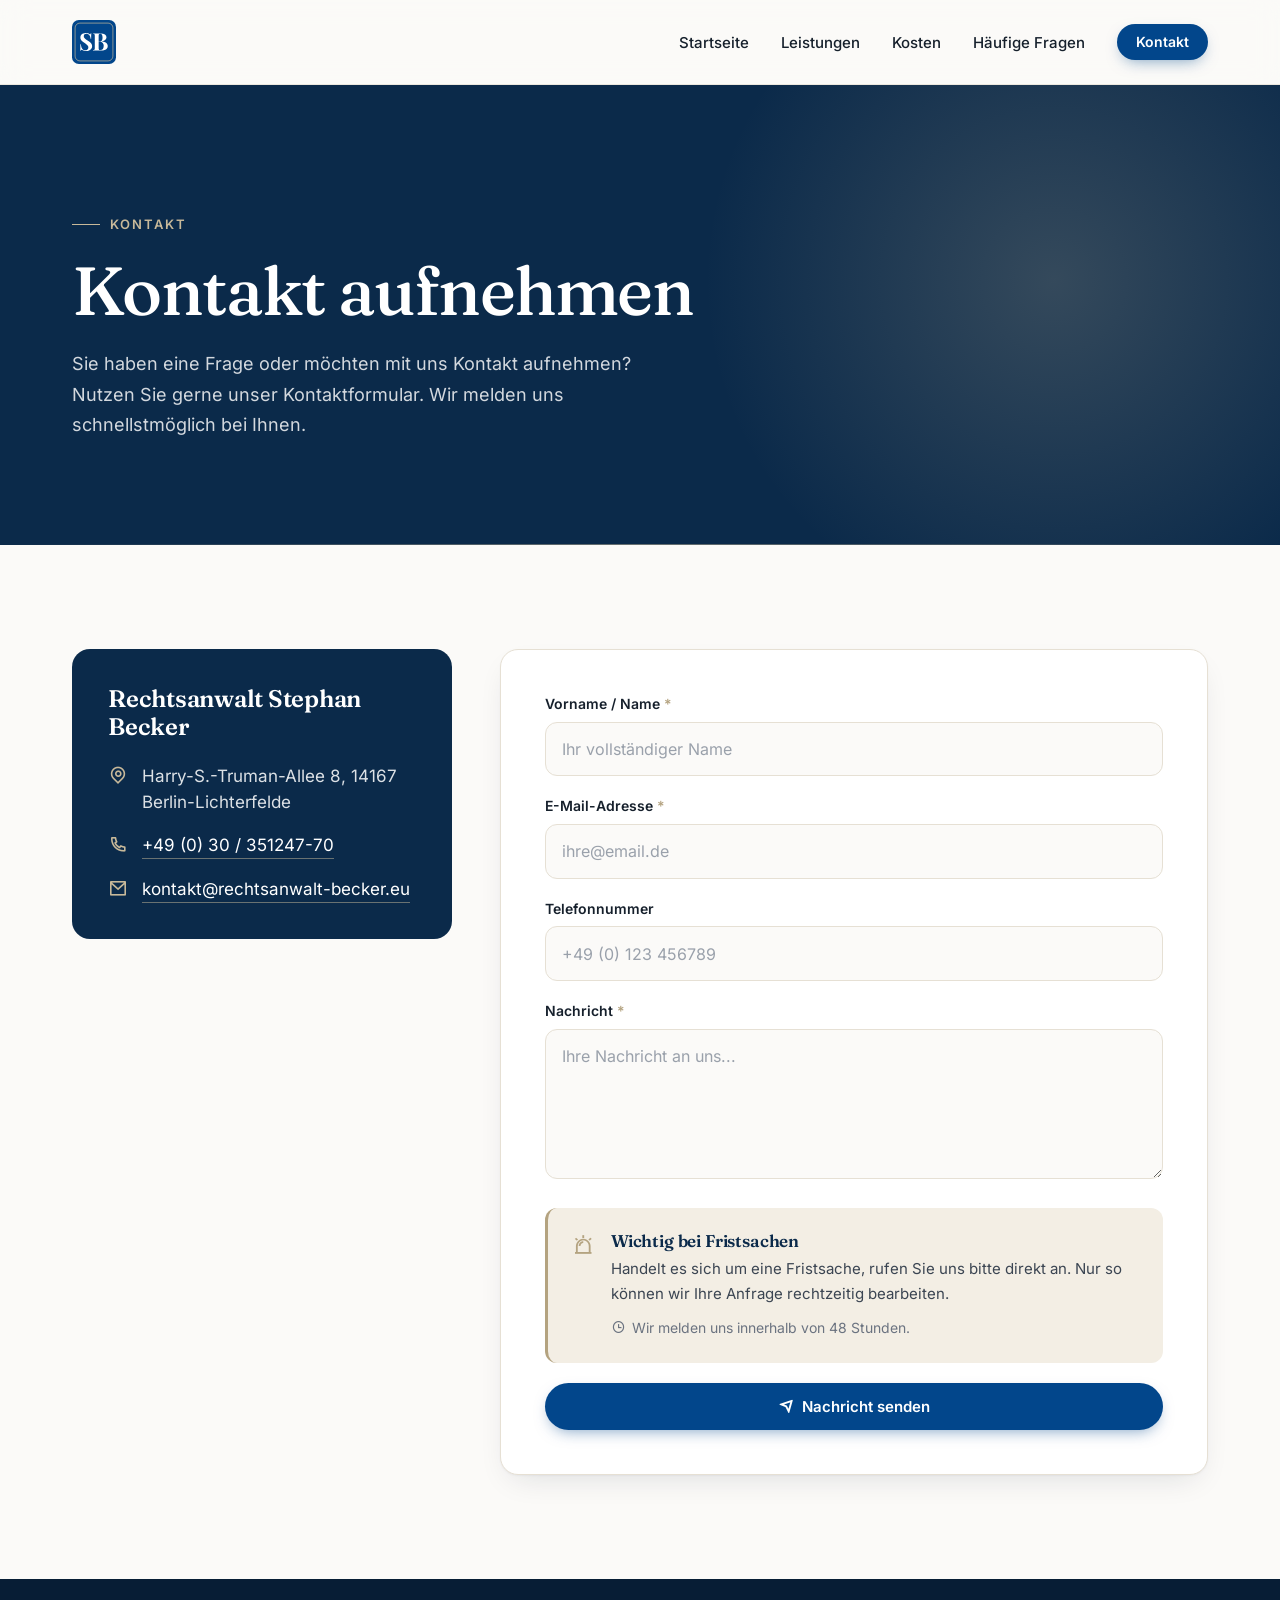
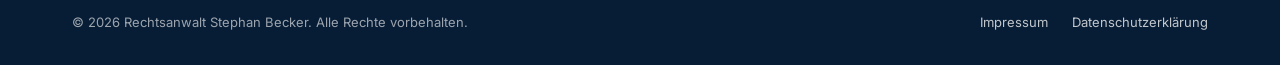
<file: kontakt/index.html>
<!DOCTYPE html>
<html lang="de">
<head>
<meta charset="UTF-8">
<meta name="viewport" content="width=device-width, initial-scale=1.0">
<title>Kontakt – Rechtsanwalt Stephan Becker, Berlin</title>
<meta name="description" content="Kontakt zu Rechtsanwalt Stephan Becker, Harry-S.-Truman-Allee 8, 14167 Berlin-Lichterfelde. Telefon +49 (0) 30 / 351247-70, E-Mail kontakt@rechtsanwalt-becker.eu oder Kontaktformular.">
<meta name="robots" content="index, follow, max-image-preview:large">
<link rel="canonical" href="https://rechtsanwalt-becker.eu/kontakt">
<meta name="theme-color" content="#0b2a4a">
<link rel="icon" href="/favicon.ico" sizes="48x48">
<link rel="icon" href="/favicon.svg" type="image/svg+xml">
<link rel="apple-touch-icon" href="/apple-touch-icon.png">
<link rel="manifest" href="/site.webmanifest">
<meta property="og:type" content="website">
<meta property="og:locale" content="de_DE">
<meta property="og:site_name" content="Rechtsanwalt Stephan Becker">
<meta property="og:title" content="Kontakt – Rechtsanwalt Stephan Becker, Berlin">
<meta property="og:description" content="Kontakt zu Rechtsanwalt Stephan Becker, Harry-S.-Truman-Allee 8, 14167 Berlin-Lichterfelde. Telefon +49 (0) 30 / 351247-70, E-Mail kontakt@rechtsanwalt-becker.eu oder Kontaktformular.">
<meta property="og:url" content="https://rechtsanwalt-becker.eu/kontakt">
<meta property="og:image" content="https://rechtsanwalt-becker.eu/og-image.jpg">
<meta property="og:image:width" content="1200">
<meta property="og:image:height" content="630">
<meta property="og:image:alt" content="Rechtsanwalt Stephan Becker mit seinem Kanzleiteam">
<meta name="twitter:card" content="summary_large_image">
<meta name="twitter:title" content="Kontakt – Rechtsanwalt Stephan Becker, Berlin">
<meta name="twitter:description" content="Kontakt zu Rechtsanwalt Stephan Becker, Harry-S.-Truman-Allee 8, 14167 Berlin-Lichterfelde. Telefon +49 (0) 30 / 351247-70, E-Mail kontakt@rechtsanwalt-becker.eu oder Kontaktformular.">
<meta name="twitter:image" content="https://rechtsanwalt-becker.eu/og-image.jpg">
<link rel="preload" href="/assets/fonts/fraunces-latin-500-normal.woff2" as="font" type="font/woff2" crossorigin>
<link rel="stylesheet" href="/assets/icons.css?v=a76d5b22">
<link rel="stylesheet" href="/assets/style.css?v=8eb9fd5a">
<script type="application/ld+json">
{
 "@context": "https://schema.org",
 "@graph": [
  {
   "@type": "Attorney",
   "@id": "https://rechtsanwalt-becker.eu/#kanzlei",
   "name": "Rechtsanwalt Stephan Becker",
   "alternateName": "Kanzlei Stephan Becker",
   "url": "https://rechtsanwalt-becker.eu/",
   "logo": "https://rechtsanwalt-becker.eu/icon-512.png",
   "image": "https://rechtsanwalt-becker.eu/og-image.jpg",
   "description": "Rechtsanwalt Stephan Becker in Berlin-Lichterfelde – Fachanwalt für Arbeitsrecht, Fachanwalt für Verkehrsrecht und Datenschutzbeauftragter (TÜV).",
   "telephone": "+49 30 35124770",
   "faxNumber": "+49 30 35124771",
   "email": "kontakt@rechtsanwalt-becker.eu",
   "address": {
    "@type": "PostalAddress",
    "streetAddress": "Harry-S.-Truman-Allee 8",
    "postalCode": "14167",
    "addressLocality": "Berlin",
    "addressRegion": "Berlin",
    "addressCountry": "DE"
   },
   "areaServed": {
    "@type": "City",
    "name": "Berlin"
   },
   "knowsAbout": [
    "Arbeitsrecht",
    "Kündigungsschutzklage",
    "Verkehrsrecht",
    "Verkehrsunfall",
    "Bußgeldverfahren",
    "Datenschutz"
   ],
   "founder": {
    "@id": "https://rechtsanwalt-becker.eu/#stephan-becker"
   },
   "employee": {
    "@id": "https://rechtsanwalt-becker.eu/#stephan-becker"
   }
  },
  {
   "@type": "Person",
   "@id": "https://rechtsanwalt-becker.eu/#stephan-becker",
   "name": "Stephan Becker",
   "jobTitle": "Rechtsanwalt, Fachanwalt für Arbeitsrecht, Fachanwalt für Verkehrsrecht",
   "image": "https://rechtsanwalt-becker.eu/assets/img/stephan-becker.jpg",
   "worksFor": {
    "@id": "https://rechtsanwalt-becker.eu/#kanzlei"
   },
   "hasCredential": [
    {
     "@type": "EducationalOccupationalCredential",
     "credentialCategory": "Fachanwaltstitel",
     "name": "Fachanwalt für Arbeitsrecht"
    },
    {
     "@type": "EducationalOccupationalCredential",
     "credentialCategory": "Fachanwaltstitel",
     "name": "Fachanwalt für Verkehrsrecht"
    },
    {
     "@type": "EducationalOccupationalCredential",
     "credentialCategory": "Zertifikat",
     "name": "Datenschutzbeauftragter (TÜV)"
    }
   ]
  },
  {
   "@type": "WebSite",
   "@id": "https://rechtsanwalt-becker.eu/#website",
   "url": "https://rechtsanwalt-becker.eu/",
   "name": "Rechtsanwalt Stephan Becker",
   "inLanguage": "de-DE",
   "publisher": {
    "@id": "https://rechtsanwalt-becker.eu/#kanzlei"
   }
  },
  {
   "@type": "ContactPage",
   "@id": "https://rechtsanwalt-becker.eu/kontakt#webpage",
   "url": "https://rechtsanwalt-becker.eu/kontakt",
   "name": "Kontakt – Rechtsanwalt Stephan Becker, Berlin",
   "description": "Kontakt zu Rechtsanwalt Stephan Becker, Harry-S.-Truman-Allee 8, 14167 Berlin-Lichterfelde. Telefon +49 (0) 30 / 351247-70, E-Mail kontakt@rechtsanwalt-becker.eu oder Kontaktformular.",
   "inLanguage": "de-DE",
   "isPartOf": {
    "@id": "https://rechtsanwalt-becker.eu/#website"
   },
   "about": {
    "@id": "https://rechtsanwalt-becker.eu/#kanzlei"
   },
   "breadcrumb": {
    "@id": "https://rechtsanwalt-becker.eu/kontakt#breadcrumb"
   }
  },
  {
   "@type": "BreadcrumbList",
   "@id": "https://rechtsanwalt-becker.eu/kontakt#breadcrumb",
   "itemListElement": [
    {
     "@type": "ListItem",
     "position": 1,
     "name": "Startseite",
     "item": "https://rechtsanwalt-becker.eu/"
    },
    {
     "@type": "ListItem",
     "position": 2,
     "name": "Kontakt",
     "item": "https://rechtsanwalt-becker.eu/kontakt"
    }
   ]
  }
 ]
}
</script>
<script src="/assets/flag.js?v=de8ec58e"></script>
<script src="/assets/site.js?v=9d684e6f" defer></script>
</head>
<body>
<a class="skip-link" href="#inhalt">Zum Inhalt springen</a>
<header class="site-header" data-header>
<div class="scroll-progress" aria-hidden="true"><span data-progress></span></div>
<div class="wrap header-inner">
<a class="brand" href="/" aria-label="Rechtsanwalt Stephan Becker – zur Startseite"><svg width="44" height="44" aria-hidden="true" focusable="false" xmlns="http://www.w3.org/2000/svg" viewBox="0 0 64 64"><rect width="64" height="64" rx="10" fill="#02468b"/><rect x="4.5" y="4.5" width="55" height="55" rx="7" fill="none" stroke="#c8b99a" stroke-width="1"/><g transform="translate(10.05 44.50) scale(0.03537 -0.03537)" fill="#fff"><path d="M284 721Q343 721 375.0 708.5Q407 696 430 682Q442 675 449.5 671.5Q457 668 464 668Q474 668 478.5 679.0Q483 690 486 712H509Q508 693 506.5 666.5Q505 640 504.5 597.0Q504 554 504 484H481Q477 536 457.0 585.0Q437 634 400.5 665.5Q364 697 311 697Q263 697 232.0 670.0Q201 643 201 595Q201 555 221.0 526.5Q241 498 279.5 471.0Q318 444 373 406Q421 375 459.0 344.0Q497 313 520.0 274.0Q543 235 543 181Q543 115 508.5 72.0Q474 29 418.0 7.5Q362 -14 295 -14Q233 -14 196.0 -2.0Q159 10 134 23Q112 37 100 37Q90 37 85.5 26.0Q81 15 78 -7H55Q57 17 57.5 49.0Q58 81 58.5 132.5Q59 184 59 263H82Q86 197 104.5 139.5Q123 82 161.5 47.0Q200 12 264 12Q299 12 326.5 24.5Q354 37 371.0 62.0Q388 87 388 124Q388 166 368.5 197.0Q349 228 315.5 255.0Q282 282 238 310Q191 341 150.0 372.0Q109 403 84.5 443.0Q60 483 60 538Q60 601 91.5 641.5Q123 682 174.5 701.5Q226 721 284 721Z"/><path transform="translate(544 0)" d="M34 708Q60 707 102.0 706.0Q144 705 186 705Q234 705 279.0 706.0Q324 707 343 707Q467 707 528.5 663.0Q590 619 590 550Q590 515 569.0 479.0Q548 443 504.0 415.0Q460 387 390 374V372Q484 365 539.0 338.0Q594 311 618.0 273.0Q642 235 642 194Q642 131 609.0 88.0Q576 45 514.0 22.5Q452 0 366 0Q342 0 297.0 1.5Q252 3 188 3Q144 3 102.0 2.5Q60 2 34 0V20Q66 22 82.0 28.0Q98 34 103.5 52.0Q109 70 109 106V602Q109 639 103.5 656.5Q98 674 81.5 680.5Q65 687 34 688ZM330 688Q291 688 279.5 671.0Q268 654 268 602V106Q268 71 273.5 53.0Q279 35 293.5 29.0Q308 23 337 23Q409 23 442.5 68.5Q476 114 476 198Q476 275 437.5 317.0Q399 359 310 359H225Q225 359 225.0 367.5Q225 376 225 376H311Q358 376 383.0 398.5Q408 421 418.0 458.5Q428 496 428 539Q428 613 405.0 650.5Q382 688 330 688Z"/></g></svg></a>
<nav class="nav" aria-label="Hauptnavigation"><a class="nav-link" href="/">Startseite</a><a class="nav-link" href="/leistungen">Leistungen</a><a class="nav-link" href="/kosten">Kosten</a><a class="nav-link" href="/haeufige-fragen">Häufige Fragen</a><a class="btn btn-primary btn-sm" href="/kontakt" aria-current="page">Kontakt</a></nav>
<button type="button" class="menu-btn" aria-label="Menü öffnen" aria-expanded="false" aria-controls="mobile-menu" data-menu-toggle><i class="ri-menu-3-line" aria-hidden="true"></i></button>
</div>
<div class="mobile-menu" id="mobile-menu" hidden><div class="wrap"><a class="m-link" href="/">Startseite</a><a class="m-link" href="/leistungen">Leistungen</a><a class="m-link" href="/kosten">Kosten</a><a class="m-link" href="/haeufige-fragen">Häufige Fragen</a><a class="btn btn-primary" href="/kontakt">Kontakt</a></div></div>
</header>
<main id="inhalt">
<section class="page-hero"><div class="wrap"><div class="page-hero-inner reveal"><p class="eyebrow">Kontakt</p><h1>Kontakt aufnehmen</h1><p class="page-hero-intro">Sie haben eine Frage oder möchten mit uns Kontakt aufnehmen? Nutzen Sie gerne unser Kontaktformular. Wir melden uns schnellstmöglich bei Ihnen.</p></div></div></section>
<section class="section"><div class="wrap contact-grid">
<aside class="contact-card reveal">
<h2>Rechtsanwalt Stephan Becker</h2>
<ul class="contact-list">
<li><i class="ri-map-pin-line" aria-hidden="true"></i><span>Harry-S.-Truman-Allee 8, 14167 Berlin-Lichterfelde</span></li>
<li><i class="ri-phone-line" aria-hidden="true"></i><a href="tel:+493035124770">+49 (0) 30 / 351247-70</a></li>
<li><i class="ri-mail-line" aria-hidden="true"></i><a href="mailto:kontakt@rechtsanwalt-becker.eu">kontakt@rechtsanwalt-becker.eu</a></li>
</ul>
</aside>
<form class="contact-form reveal" action="https://readdy.ai/api/form/d9u6i3dca23r0tr1ardg" method="post" data-contact-form novalidate>
<input type="text" name="phone_alt" class="hp" tabindex="-1" autocomplete="off" aria-hidden="true">
<div class="field"><label for="f_name">Vorname / Name <span aria-hidden="true">*</span></label><input id="f_name" name="name" type="text" placeholder="Ihr vollständiger Name" autocomplete="name" required></div>
<div class="field"><label for="f_email">E-Mail-Adresse <span aria-hidden="true">*</span></label><input id="f_email" name="email" type="email" placeholder="ihre@email.de" autocomplete="email" required></div>
<div class="field"><label for="f_phone">Telefonnummer</label><input id="f_phone" name="phone" type="tel" placeholder="+49 (0) 123 456789" autocomplete="tel"></div>
<div class="field"><label for="f_msg">Nachricht <span aria-hidden="true">*</span></label><textarea id="f_msg" name="message" rows="5" maxlength="500" placeholder="Ihre Nachricht an uns..." required></textarea></div>
<div class="note note-warn"><i class="ri-alarm-warning-line" aria-hidden="true"></i><div><h3>Wichtig bei Fristsachen</h3><p>Handelt es sich um eine Fristsache, rufen Sie uns bitte direkt an. Nur so können wir Ihre Anfrage rechtzeitig bearbeiten.</p><p class="note-meta"><i class="ri-time-line" aria-hidden="true"></i>Wir melden uns innerhalb von 48 Stunden.</p></div></div>
<button class="btn btn-primary btn-block" type="submit"><i class="ri-send-plane-line" aria-hidden="true"></i>Nachricht senden</button>
</form>
</div></section>
</main>
<footer class="site-footer"><div class="wrap footer-inner">
<p>© 2026 Rechtsanwalt Stephan Becker. Alle Rechte vorbehalten.</p>
<div class="footer-links"><a href="/impressum">Impressum</a><a href="/datenschutz">Datenschutzerklärung</a></div>
</div></footer>
</body>
</html>
</file>
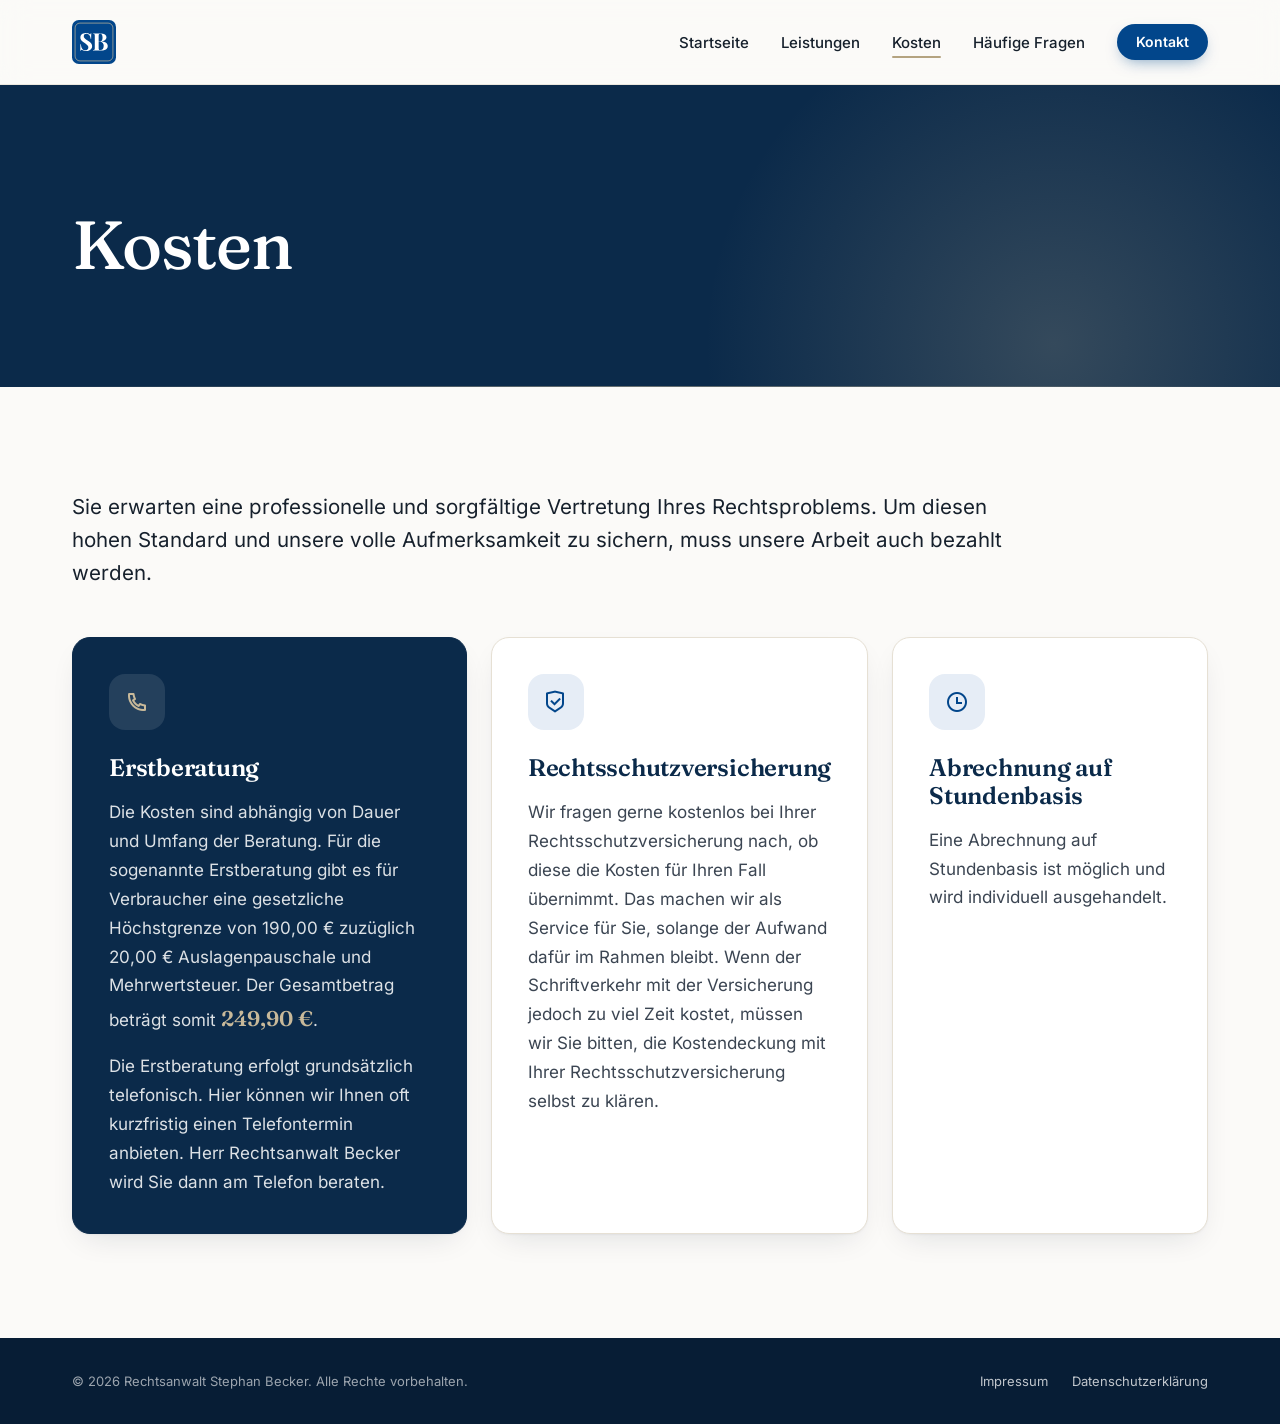
<file: kosten/index.html>
<!DOCTYPE html>
<html lang="de">
<head>
<meta charset="UTF-8">
<meta name="viewport" content="width=device-width, initial-scale=1.0">
<title>Kosten – Rechtsanwalt Stephan Becker, Berlin</title>
<meta name="description" content="Kosten bei Rechtsanwalt Stephan Becker in Berlin: Erstberatung für Verbraucher (insgesamt 249,90 €), Kostenanfrage bei der Rechtsschutzversicherung und Abrechnung auf Stundenbasis.">
<meta name="robots" content="index, follow, max-image-preview:large">
<link rel="canonical" href="https://rechtsanwalt-becker.eu/kosten">
<meta name="theme-color" content="#0b2a4a">
<link rel="icon" href="/favicon.ico" sizes="48x48">
<link rel="icon" href="/favicon.svg" type="image/svg+xml">
<link rel="apple-touch-icon" href="/apple-touch-icon.png">
<link rel="manifest" href="/site.webmanifest">
<meta property="og:type" content="website">
<meta property="og:locale" content="de_DE">
<meta property="og:site_name" content="Rechtsanwalt Stephan Becker">
<meta property="og:title" content="Kosten – Rechtsanwalt Stephan Becker, Berlin">
<meta property="og:description" content="Kosten bei Rechtsanwalt Stephan Becker in Berlin: Erstberatung für Verbraucher (insgesamt 249,90 €), Kostenanfrage bei der Rechtsschutzversicherung und Abrechnung auf Stundenbasis.">
<meta property="og:url" content="https://rechtsanwalt-becker.eu/kosten">
<meta property="og:image" content="https://rechtsanwalt-becker.eu/og-image.jpg">
<meta property="og:image:width" content="1200">
<meta property="og:image:height" content="630">
<meta property="og:image:alt" content="Rechtsanwalt Stephan Becker mit seinem Kanzleiteam">
<meta name="twitter:card" content="summary_large_image">
<meta name="twitter:title" content="Kosten – Rechtsanwalt Stephan Becker, Berlin">
<meta name="twitter:description" content="Kosten bei Rechtsanwalt Stephan Becker in Berlin: Erstberatung für Verbraucher (insgesamt 249,90 €), Kostenanfrage bei der Rechtsschutzversicherung und Abrechnung auf Stundenbasis.">
<meta name="twitter:image" content="https://rechtsanwalt-becker.eu/og-image.jpg">
<link rel="preload" href="/assets/fonts/fraunces-latin-500-normal.woff2" as="font" type="font/woff2" crossorigin>
<link rel="stylesheet" href="/assets/icons.css?v=a76d5b22">
<link rel="stylesheet" href="/assets/style.css?v=8eb9fd5a">
<script type="application/ld+json">
{
 "@context": "https://schema.org",
 "@graph": [
  {
   "@type": "Attorney",
   "@id": "https://rechtsanwalt-becker.eu/#kanzlei",
   "name": "Rechtsanwalt Stephan Becker",
   "alternateName": "Kanzlei Stephan Becker",
   "url": "https://rechtsanwalt-becker.eu/",
   "logo": "https://rechtsanwalt-becker.eu/icon-512.png",
   "image": "https://rechtsanwalt-becker.eu/og-image.jpg",
   "description": "Rechtsanwalt Stephan Becker in Berlin-Lichterfelde – Fachanwalt für Arbeitsrecht, Fachanwalt für Verkehrsrecht und Datenschutzbeauftragter (TÜV).",
   "telephone": "+49 30 35124770",
   "faxNumber": "+49 30 35124771",
   "email": "kontakt@rechtsanwalt-becker.eu",
   "address": {
    "@type": "PostalAddress",
    "streetAddress": "Harry-S.-Truman-Allee 8",
    "postalCode": "14167",
    "addressLocality": "Berlin",
    "addressRegion": "Berlin",
    "addressCountry": "DE"
   },
   "areaServed": {
    "@type": "City",
    "name": "Berlin"
   },
   "knowsAbout": [
    "Arbeitsrecht",
    "Kündigungsschutzklage",
    "Verkehrsrecht",
    "Verkehrsunfall",
    "Bußgeldverfahren",
    "Datenschutz"
   ],
   "founder": {
    "@id": "https://rechtsanwalt-becker.eu/#stephan-becker"
   },
   "employee": {
    "@id": "https://rechtsanwalt-becker.eu/#stephan-becker"
   }
  },
  {
   "@type": "Person",
   "@id": "https://rechtsanwalt-becker.eu/#stephan-becker",
   "name": "Stephan Becker",
   "jobTitle": "Rechtsanwalt, Fachanwalt für Arbeitsrecht, Fachanwalt für Verkehrsrecht",
   "image": "https://rechtsanwalt-becker.eu/assets/img/stephan-becker.jpg",
   "worksFor": {
    "@id": "https://rechtsanwalt-becker.eu/#kanzlei"
   },
   "hasCredential": [
    {
     "@type": "EducationalOccupationalCredential",
     "credentialCategory": "Fachanwaltstitel",
     "name": "Fachanwalt für Arbeitsrecht"
    },
    {
     "@type": "EducationalOccupationalCredential",
     "credentialCategory": "Fachanwaltstitel",
     "name": "Fachanwalt für Verkehrsrecht"
    },
    {
     "@type": "EducationalOccupationalCredential",
     "credentialCategory": "Zertifikat",
     "name": "Datenschutzbeauftragter (TÜV)"
    }
   ]
  },
  {
   "@type": "WebSite",
   "@id": "https://rechtsanwalt-becker.eu/#website",
   "url": "https://rechtsanwalt-becker.eu/",
   "name": "Rechtsanwalt Stephan Becker",
   "inLanguage": "de-DE",
   "publisher": {
    "@id": "https://rechtsanwalt-becker.eu/#kanzlei"
   }
  },
  {
   "@type": "WebPage",
   "@id": "https://rechtsanwalt-becker.eu/kosten#webpage",
   "url": "https://rechtsanwalt-becker.eu/kosten",
   "name": "Kosten – Rechtsanwalt Stephan Becker, Berlin",
   "description": "Kosten bei Rechtsanwalt Stephan Becker in Berlin: Erstberatung für Verbraucher (insgesamt 249,90 €), Kostenanfrage bei der Rechtsschutzversicherung und Abrechnung auf Stundenbasis.",
   "inLanguage": "de-DE",
   "isPartOf": {
    "@id": "https://rechtsanwalt-becker.eu/#website"
   },
   "about": {
    "@id": "https://rechtsanwalt-becker.eu/#kanzlei"
   },
   "breadcrumb": {
    "@id": "https://rechtsanwalt-becker.eu/kosten#breadcrumb"
   }
  },
  {
   "@type": "BreadcrumbList",
   "@id": "https://rechtsanwalt-becker.eu/kosten#breadcrumb",
   "itemListElement": [
    {
     "@type": "ListItem",
     "position": 1,
     "name": "Startseite",
     "item": "https://rechtsanwalt-becker.eu/"
    },
    {
     "@type": "ListItem",
     "position": 2,
     "name": "Kosten",
     "item": "https://rechtsanwalt-becker.eu/kosten"
    }
   ]
  }
 ]
}
</script>
<script src="/assets/flag.js?v=de8ec58e"></script>
<script src="/assets/site.js?v=9d684e6f" defer></script>
</head>
<body>
<a class="skip-link" href="#inhalt">Zum Inhalt springen</a>
<header class="site-header" data-header>
<div class="scroll-progress" aria-hidden="true"><span data-progress></span></div>
<div class="wrap header-inner">
<a class="brand" href="/" aria-label="Rechtsanwalt Stephan Becker – zur Startseite"><svg width="44" height="44" aria-hidden="true" focusable="false" xmlns="http://www.w3.org/2000/svg" viewBox="0 0 64 64"><rect width="64" height="64" rx="10" fill="#02468b"/><rect x="4.5" y="4.5" width="55" height="55" rx="7" fill="none" stroke="#c8b99a" stroke-width="1"/><g transform="translate(10.05 44.50) scale(0.03537 -0.03537)" fill="#fff"><path d="M284 721Q343 721 375.0 708.5Q407 696 430 682Q442 675 449.5 671.5Q457 668 464 668Q474 668 478.5 679.0Q483 690 486 712H509Q508 693 506.5 666.5Q505 640 504.5 597.0Q504 554 504 484H481Q477 536 457.0 585.0Q437 634 400.5 665.5Q364 697 311 697Q263 697 232.0 670.0Q201 643 201 595Q201 555 221.0 526.5Q241 498 279.5 471.0Q318 444 373 406Q421 375 459.0 344.0Q497 313 520.0 274.0Q543 235 543 181Q543 115 508.5 72.0Q474 29 418.0 7.5Q362 -14 295 -14Q233 -14 196.0 -2.0Q159 10 134 23Q112 37 100 37Q90 37 85.5 26.0Q81 15 78 -7H55Q57 17 57.5 49.0Q58 81 58.5 132.5Q59 184 59 263H82Q86 197 104.5 139.5Q123 82 161.5 47.0Q200 12 264 12Q299 12 326.5 24.5Q354 37 371.0 62.0Q388 87 388 124Q388 166 368.5 197.0Q349 228 315.5 255.0Q282 282 238 310Q191 341 150.0 372.0Q109 403 84.5 443.0Q60 483 60 538Q60 601 91.5 641.5Q123 682 174.5 701.5Q226 721 284 721Z"/><path transform="translate(544 0)" d="M34 708Q60 707 102.0 706.0Q144 705 186 705Q234 705 279.0 706.0Q324 707 343 707Q467 707 528.5 663.0Q590 619 590 550Q590 515 569.0 479.0Q548 443 504.0 415.0Q460 387 390 374V372Q484 365 539.0 338.0Q594 311 618.0 273.0Q642 235 642 194Q642 131 609.0 88.0Q576 45 514.0 22.5Q452 0 366 0Q342 0 297.0 1.5Q252 3 188 3Q144 3 102.0 2.5Q60 2 34 0V20Q66 22 82.0 28.0Q98 34 103.5 52.0Q109 70 109 106V602Q109 639 103.5 656.5Q98 674 81.5 680.5Q65 687 34 688ZM330 688Q291 688 279.5 671.0Q268 654 268 602V106Q268 71 273.5 53.0Q279 35 293.5 29.0Q308 23 337 23Q409 23 442.5 68.5Q476 114 476 198Q476 275 437.5 317.0Q399 359 310 359H225Q225 359 225.0 367.5Q225 376 225 376H311Q358 376 383.0 398.5Q408 421 418.0 458.5Q428 496 428 539Q428 613 405.0 650.5Q382 688 330 688Z"/></g></svg></a>
<nav class="nav" aria-label="Hauptnavigation"><a class="nav-link" href="/">Startseite</a><a class="nav-link" href="/leistungen">Leistungen</a><a class="nav-link" href="/kosten" aria-current="page">Kosten</a><a class="nav-link" href="/haeufige-fragen">Häufige Fragen</a><a class="btn btn-primary btn-sm" href="/kontakt">Kontakt</a></nav>
<button type="button" class="menu-btn" aria-label="Menü öffnen" aria-expanded="false" aria-controls="mobile-menu" data-menu-toggle><i class="ri-menu-3-line" aria-hidden="true"></i></button>
</div>
<div class="mobile-menu" id="mobile-menu" hidden><div class="wrap"><a class="m-link" href="/">Startseite</a><a class="m-link" href="/leistungen">Leistungen</a><a class="m-link" href="/kosten" aria-current="page">Kosten</a><a class="m-link" href="/haeufige-fragen">Häufige Fragen</a><a class="btn btn-primary" href="/kontakt">Kontakt</a></div></div>
</header>
<main id="inhalt">
<section class="page-hero"><div class="wrap"><div class="page-hero-inner reveal"><h1>Kosten</h1></div></div></section>
<section class="section"><div class="wrap">
<p class="lead lead-wide reveal">Sie erwarten eine professionelle und sorgfältige Vertretung Ihres Rechtsproblems. Um diesen hohen Standard und unsere volle Aufmerksamkeit zu sichern, muss unsere Arbeit auch bezahlt werden.</p>
<div class="cost-grid"><article class="cost-card reveal"><span class="icon-badge"><i class="ri-phone-line" aria-hidden="true"></i></span><h2>Erstberatung</h2><p>Die Kosten sind abhängig von Dauer und Umfang der Beratung. Für die sogenannte Erstberatung gibt es für Verbraucher eine gesetzliche Höchstgrenze von 190,00 € zuzüglich 20,00 € Auslagenpauschale und Mehrwertsteuer. Der Gesamtbetrag beträgt somit <strong class="price">249,90&nbsp;€</strong>.</p><p>Die Erstberatung erfolgt grundsätzlich telefonisch. Hier können wir Ihnen oft kurzfristig einen Telefontermin anbieten. Herr Rechtsanwalt Becker wird Sie dann am Telefon beraten.</p></article><article class="cost-card reveal"><span class="icon-badge"><i class="ri-shield-check-line" aria-hidden="true"></i></span><h2>Rechtsschutzversicherung</h2><p>Wir fragen gerne kostenlos bei Ihrer Rechtsschutzversicherung nach, ob diese die Kosten für Ihren Fall übernimmt. Das machen wir als Service für Sie, solange der Aufwand dafür im Rahmen bleibt. Wenn der Schriftverkehr mit der Versicherung jedoch zu viel Zeit kostet, müssen wir Sie bitten, die Kostendeckung mit Ihrer Rechtsschutzversicherung selbst zu klären.</p></article><article class="cost-card reveal"><span class="icon-badge"><i class="ri-time-line" aria-hidden="true"></i></span><h2>Abrechnung auf Stundenbasis</h2><p>Eine Abrechnung auf Stundenbasis ist möglich und wird individuell ausgehandelt.</p></article></div>
</div></section>
</main>
<footer class="site-footer"><div class="wrap footer-inner">
<p>© 2026 Rechtsanwalt Stephan Becker. Alle Rechte vorbehalten.</p>
<div class="footer-links"><a href="/impressum">Impressum</a><a href="/datenschutz">Datenschutzerklärung</a></div>
</div></footer>
</body>
</html>
</file>
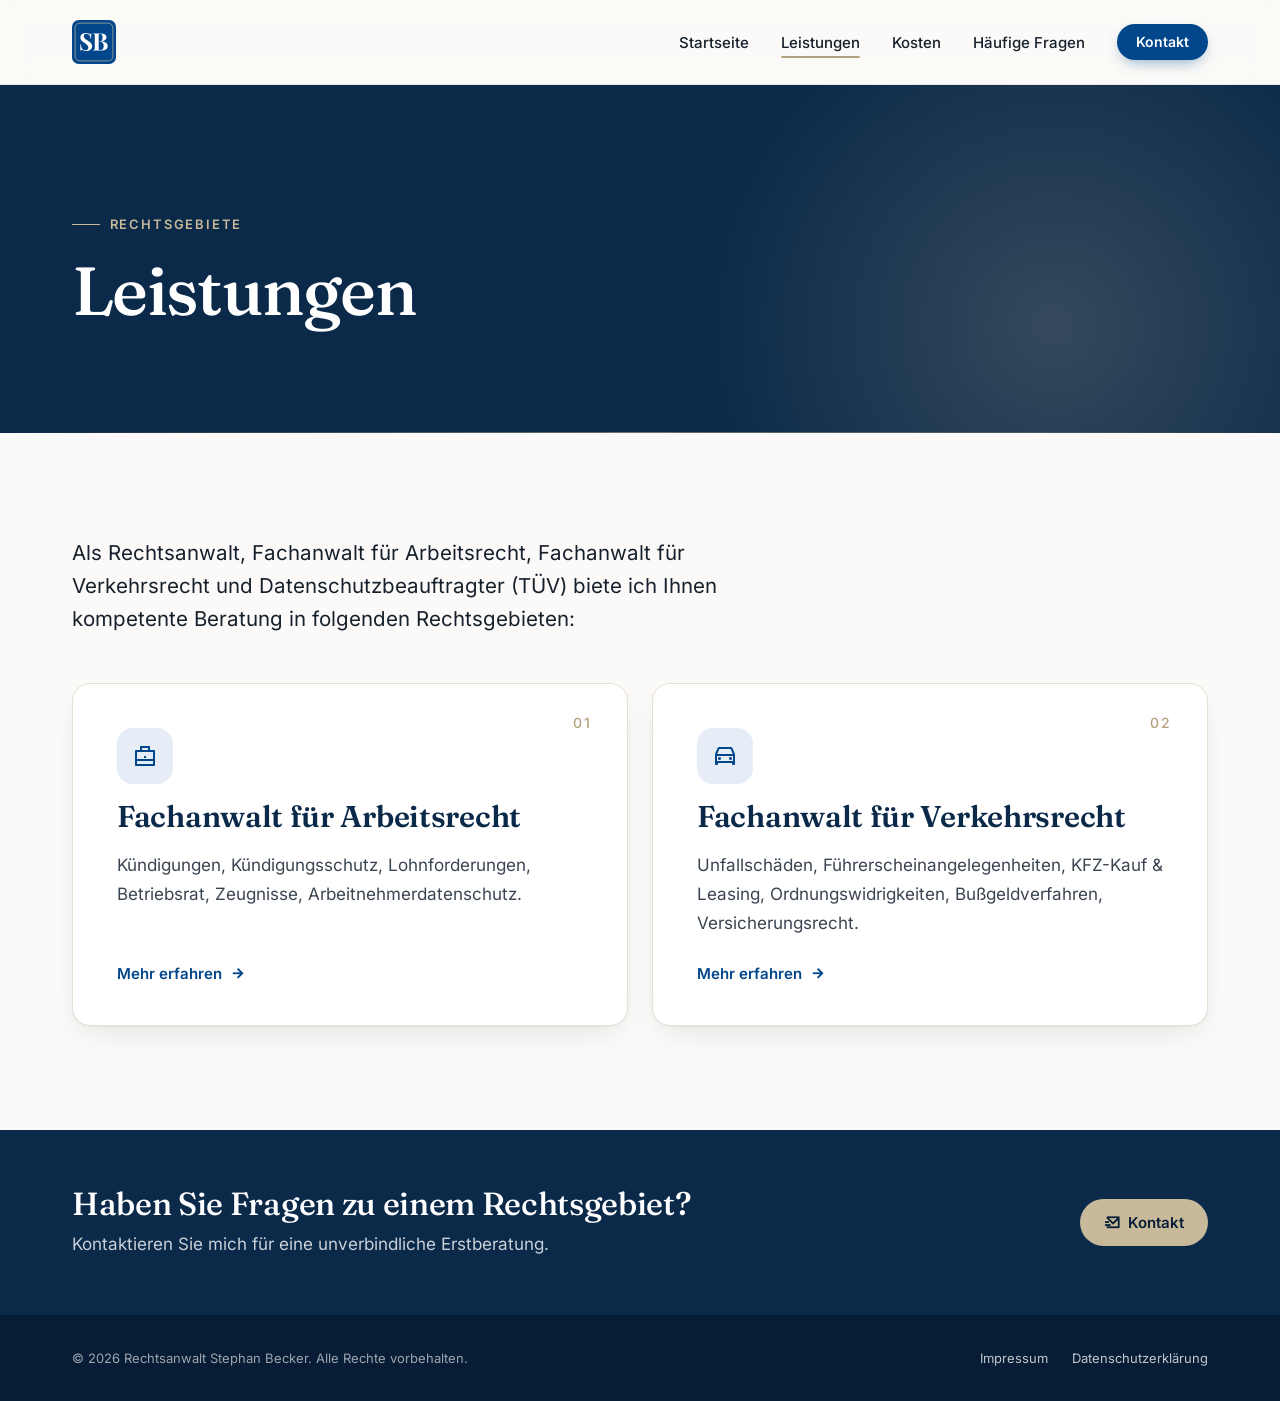
<file: leistungen/index.html>
<!DOCTYPE html>
<html lang="de">
<head>
<meta charset="UTF-8">
<meta name="viewport" content="width=device-width, initial-scale=1.0">
<title>Leistungen – Rechtsanwalt Stephan Becker, Berlin</title>
<meta name="description" content="Leistungen von Rechtsanwalt Stephan Becker in Berlin: Fachanwalt für Arbeitsrecht und Fachanwalt für Verkehrsrecht – Beratung und Vertretung für Arbeitnehmer, Arbeitgeber und Privatpersonen.">
<meta name="robots" content="index, follow, max-image-preview:large">
<link rel="canonical" href="https://rechtsanwalt-becker.eu/leistungen">
<meta name="theme-color" content="#0b2a4a">
<link rel="icon" href="/favicon.ico" sizes="48x48">
<link rel="icon" href="/favicon.svg" type="image/svg+xml">
<link rel="apple-touch-icon" href="/apple-touch-icon.png">
<link rel="manifest" href="/site.webmanifest">
<meta property="og:type" content="website">
<meta property="og:locale" content="de_DE">
<meta property="og:site_name" content="Rechtsanwalt Stephan Becker">
<meta property="og:title" content="Leistungen – Rechtsanwalt Stephan Becker, Berlin">
<meta property="og:description" content="Leistungen von Rechtsanwalt Stephan Becker in Berlin: Fachanwalt für Arbeitsrecht und Fachanwalt für Verkehrsrecht – Beratung und Vertretung für Arbeitnehmer, Arbeitgeber und Privatpersonen.">
<meta property="og:url" content="https://rechtsanwalt-becker.eu/leistungen">
<meta property="og:image" content="https://rechtsanwalt-becker.eu/og-image.jpg">
<meta property="og:image:width" content="1200">
<meta property="og:image:height" content="630">
<meta property="og:image:alt" content="Rechtsanwalt Stephan Becker mit seinem Kanzleiteam">
<meta name="twitter:card" content="summary_large_image">
<meta name="twitter:title" content="Leistungen – Rechtsanwalt Stephan Becker, Berlin">
<meta name="twitter:description" content="Leistungen von Rechtsanwalt Stephan Becker in Berlin: Fachanwalt für Arbeitsrecht und Fachanwalt für Verkehrsrecht – Beratung und Vertretung für Arbeitnehmer, Arbeitgeber und Privatpersonen.">
<meta name="twitter:image" content="https://rechtsanwalt-becker.eu/og-image.jpg">
<link rel="preload" href="/assets/fonts/fraunces-latin-500-normal.woff2" as="font" type="font/woff2" crossorigin>
<link rel="stylesheet" href="/assets/icons.css?v=a76d5b22">
<link rel="stylesheet" href="/assets/style.css?v=8eb9fd5a">
<script type="application/ld+json">
{
 "@context": "https://schema.org",
 "@graph": [
  {
   "@type": "Attorney",
   "@id": "https://rechtsanwalt-becker.eu/#kanzlei",
   "name": "Rechtsanwalt Stephan Becker",
   "alternateName": "Kanzlei Stephan Becker",
   "url": "https://rechtsanwalt-becker.eu/",
   "logo": "https://rechtsanwalt-becker.eu/icon-512.png",
   "image": "https://rechtsanwalt-becker.eu/og-image.jpg",
   "description": "Rechtsanwalt Stephan Becker in Berlin-Lichterfelde – Fachanwalt für Arbeitsrecht, Fachanwalt für Verkehrsrecht und Datenschutzbeauftragter (TÜV).",
   "telephone": "+49 30 35124770",
   "faxNumber": "+49 30 35124771",
   "email": "kontakt@rechtsanwalt-becker.eu",
   "address": {
    "@type": "PostalAddress",
    "streetAddress": "Harry-S.-Truman-Allee 8",
    "postalCode": "14167",
    "addressLocality": "Berlin",
    "addressRegion": "Berlin",
    "addressCountry": "DE"
   },
   "areaServed": {
    "@type": "City",
    "name": "Berlin"
   },
   "knowsAbout": [
    "Arbeitsrecht",
    "Kündigungsschutzklage",
    "Verkehrsrecht",
    "Verkehrsunfall",
    "Bußgeldverfahren",
    "Datenschutz"
   ],
   "founder": {
    "@id": "https://rechtsanwalt-becker.eu/#stephan-becker"
   },
   "employee": {
    "@id": "https://rechtsanwalt-becker.eu/#stephan-becker"
   }
  },
  {
   "@type": "Person",
   "@id": "https://rechtsanwalt-becker.eu/#stephan-becker",
   "name": "Stephan Becker",
   "jobTitle": "Rechtsanwalt, Fachanwalt für Arbeitsrecht, Fachanwalt für Verkehrsrecht",
   "image": "https://rechtsanwalt-becker.eu/assets/img/stephan-becker.jpg",
   "worksFor": {
    "@id": "https://rechtsanwalt-becker.eu/#kanzlei"
   },
   "hasCredential": [
    {
     "@type": "EducationalOccupationalCredential",
     "credentialCategory": "Fachanwaltstitel",
     "name": "Fachanwalt für Arbeitsrecht"
    },
    {
     "@type": "EducationalOccupationalCredential",
     "credentialCategory": "Fachanwaltstitel",
     "name": "Fachanwalt für Verkehrsrecht"
    },
    {
     "@type": "EducationalOccupationalCredential",
     "credentialCategory": "Zertifikat",
     "name": "Datenschutzbeauftragter (TÜV)"
    }
   ]
  },
  {
   "@type": "WebSite",
   "@id": "https://rechtsanwalt-becker.eu/#website",
   "url": "https://rechtsanwalt-becker.eu/",
   "name": "Rechtsanwalt Stephan Becker",
   "inLanguage": "de-DE",
   "publisher": {
    "@id": "https://rechtsanwalt-becker.eu/#kanzlei"
   }
  },
  {
   "@type": "WebPage",
   "@id": "https://rechtsanwalt-becker.eu/leistungen#webpage",
   "url": "https://rechtsanwalt-becker.eu/leistungen",
   "name": "Leistungen – Rechtsanwalt Stephan Becker, Berlin",
   "description": "Leistungen von Rechtsanwalt Stephan Becker in Berlin: Fachanwalt für Arbeitsrecht und Fachanwalt für Verkehrsrecht – Beratung und Vertretung für Arbeitnehmer, Arbeitgeber und Privatpersonen.",
   "inLanguage": "de-DE",
   "isPartOf": {
    "@id": "https://rechtsanwalt-becker.eu/#website"
   },
   "about": {
    "@id": "https://rechtsanwalt-becker.eu/#kanzlei"
   },
   "breadcrumb": {
    "@id": "https://rechtsanwalt-becker.eu/leistungen#breadcrumb"
   }
  },
  {
   "@type": "BreadcrumbList",
   "@id": "https://rechtsanwalt-becker.eu/leistungen#breadcrumb",
   "itemListElement": [
    {
     "@type": "ListItem",
     "position": 1,
     "name": "Startseite",
     "item": "https://rechtsanwalt-becker.eu/"
    },
    {
     "@type": "ListItem",
     "position": 2,
     "name": "Leistungen",
     "item": "https://rechtsanwalt-becker.eu/leistungen"
    }
   ]
  }
 ]
}
</script>
<script src="/assets/flag.js?v=de8ec58e"></script>
<script src="/assets/site.js?v=9d684e6f" defer></script>
</head>
<body>
<a class="skip-link" href="#inhalt">Zum Inhalt springen</a>
<header class="site-header" data-header>
<div class="scroll-progress" aria-hidden="true"><span data-progress></span></div>
<div class="wrap header-inner">
<a class="brand" href="/" aria-label="Rechtsanwalt Stephan Becker – zur Startseite"><svg width="44" height="44" aria-hidden="true" focusable="false" xmlns="http://www.w3.org/2000/svg" viewBox="0 0 64 64"><rect width="64" height="64" rx="10" fill="#02468b"/><rect x="4.5" y="4.5" width="55" height="55" rx="7" fill="none" stroke="#c8b99a" stroke-width="1"/><g transform="translate(10.05 44.50) scale(0.03537 -0.03537)" fill="#fff"><path d="M284 721Q343 721 375.0 708.5Q407 696 430 682Q442 675 449.5 671.5Q457 668 464 668Q474 668 478.5 679.0Q483 690 486 712H509Q508 693 506.5 666.5Q505 640 504.5 597.0Q504 554 504 484H481Q477 536 457.0 585.0Q437 634 400.5 665.5Q364 697 311 697Q263 697 232.0 670.0Q201 643 201 595Q201 555 221.0 526.5Q241 498 279.5 471.0Q318 444 373 406Q421 375 459.0 344.0Q497 313 520.0 274.0Q543 235 543 181Q543 115 508.5 72.0Q474 29 418.0 7.5Q362 -14 295 -14Q233 -14 196.0 -2.0Q159 10 134 23Q112 37 100 37Q90 37 85.5 26.0Q81 15 78 -7H55Q57 17 57.5 49.0Q58 81 58.5 132.5Q59 184 59 263H82Q86 197 104.5 139.5Q123 82 161.5 47.0Q200 12 264 12Q299 12 326.5 24.5Q354 37 371.0 62.0Q388 87 388 124Q388 166 368.5 197.0Q349 228 315.5 255.0Q282 282 238 310Q191 341 150.0 372.0Q109 403 84.5 443.0Q60 483 60 538Q60 601 91.5 641.5Q123 682 174.5 701.5Q226 721 284 721Z"/><path transform="translate(544 0)" d="M34 708Q60 707 102.0 706.0Q144 705 186 705Q234 705 279.0 706.0Q324 707 343 707Q467 707 528.5 663.0Q590 619 590 550Q590 515 569.0 479.0Q548 443 504.0 415.0Q460 387 390 374V372Q484 365 539.0 338.0Q594 311 618.0 273.0Q642 235 642 194Q642 131 609.0 88.0Q576 45 514.0 22.5Q452 0 366 0Q342 0 297.0 1.5Q252 3 188 3Q144 3 102.0 2.5Q60 2 34 0V20Q66 22 82.0 28.0Q98 34 103.5 52.0Q109 70 109 106V602Q109 639 103.5 656.5Q98 674 81.5 680.5Q65 687 34 688ZM330 688Q291 688 279.5 671.0Q268 654 268 602V106Q268 71 273.5 53.0Q279 35 293.5 29.0Q308 23 337 23Q409 23 442.5 68.5Q476 114 476 198Q476 275 437.5 317.0Q399 359 310 359H225Q225 359 225.0 367.5Q225 376 225 376H311Q358 376 383.0 398.5Q408 421 418.0 458.5Q428 496 428 539Q428 613 405.0 650.5Q382 688 330 688Z"/></g></svg></a>
<nav class="nav" aria-label="Hauptnavigation"><a class="nav-link" href="/">Startseite</a><a class="nav-link" href="/leistungen" aria-current="page">Leistungen</a><a class="nav-link" href="/kosten">Kosten</a><a class="nav-link" href="/haeufige-fragen">Häufige Fragen</a><a class="btn btn-primary btn-sm" href="/kontakt">Kontakt</a></nav>
<button type="button" class="menu-btn" aria-label="Menü öffnen" aria-expanded="false" aria-controls="mobile-menu" data-menu-toggle><i class="ri-menu-3-line" aria-hidden="true"></i></button>
</div>
<div class="mobile-menu" id="mobile-menu" hidden><div class="wrap"><a class="m-link" href="/">Startseite</a><a class="m-link" href="/leistungen" aria-current="page">Leistungen</a><a class="m-link" href="/kosten">Kosten</a><a class="m-link" href="/haeufige-fragen">Häufige Fragen</a><a class="btn btn-primary" href="/kontakt">Kontakt</a></div></div>
</header>
<main id="inhalt">
<section class="page-hero"><div class="wrap"><div class="page-hero-inner reveal"><p class="eyebrow">Rechtsgebiete</p><h1>Leistungen</h1></div></div></section>
<section class="section"><div class="wrap">
<p class="lead reveal">Als Rechtsanwalt, Fachanwalt für Arbeitsrecht, Fachanwalt für Verkehrsrecht und Datenschutzbeauftragter (TÜV) biete ich Ihnen kompetente Beratung in folgenden Rechtsgebieten:</p>
<div class="service-grid"><a class="service-card reveal" href="/leistungen/arbeitsrecht">
<span class="service-num">01</span>
<span class="icon-badge"><i class="ri-briefcase-line" aria-hidden="true"></i></span>
<h2>Fachanwalt für Arbeitsrecht</h2>
<p>Kündigungen, Kündigungsschutz, Lohnforderungen, Betriebsrat, Zeugnisse, Arbeitnehmerdatenschutz.</p>
<span class="link-arrow">Mehr erfahren<i class="ri-arrow-right-line" aria-hidden="true"></i></span>
</a><a class="service-card reveal" href="/leistungen/verkehrsrecht">
<span class="service-num">02</span>
<span class="icon-badge"><i class="ri-car-line" aria-hidden="true"></i></span>
<h2>Fachanwalt für Verkehrsrecht</h2>
<p>Unfallschäden, Führerscheinangelegenheiten, KFZ-Kauf &amp; Leasing, Ordnungswidrigkeiten, Bußgeldverfahren, Versicherungsrecht.</p>
<span class="link-arrow">Mehr erfahren<i class="ri-arrow-right-line" aria-hidden="true"></i></span>
</a></div>
</div></section>
<section class="cta-band"><div class="wrap cta-inner reveal">
<div><h2>Haben Sie Fragen zu einem Rechtsgebiet?</h2><p>Kontaktieren Sie mich für eine unverbindliche Erstberatung.</p></div>
<a class="btn btn-gold" href="/kontakt"><i class="ri-mail-send-line" aria-hidden="true"></i>Kontakt</a>
</div></section>
</main>
<footer class="site-footer"><div class="wrap footer-inner">
<p>© 2026 Rechtsanwalt Stephan Becker. Alle Rechte vorbehalten.</p>
<div class="footer-links"><a href="/impressum">Impressum</a><a href="/datenschutz">Datenschutzerklärung</a></div>
</div></footer>
</body>
</html>
</file>
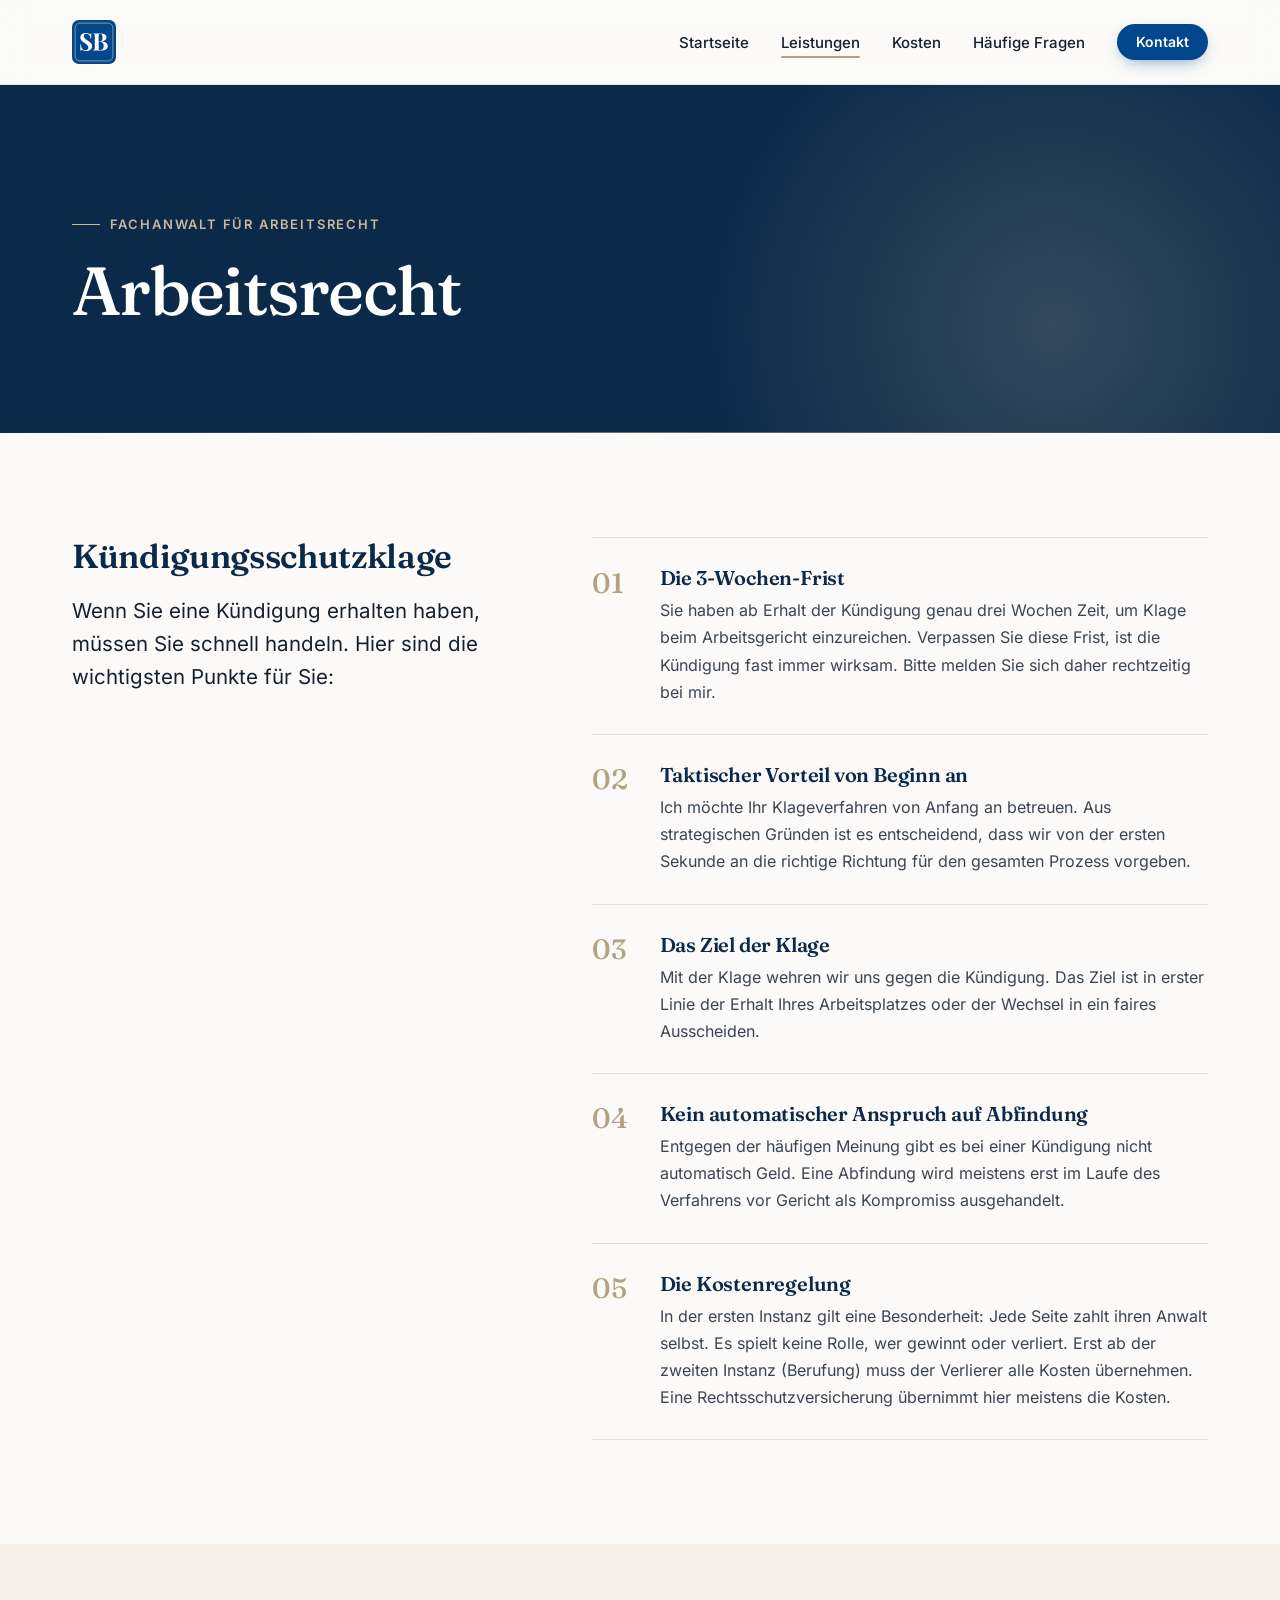
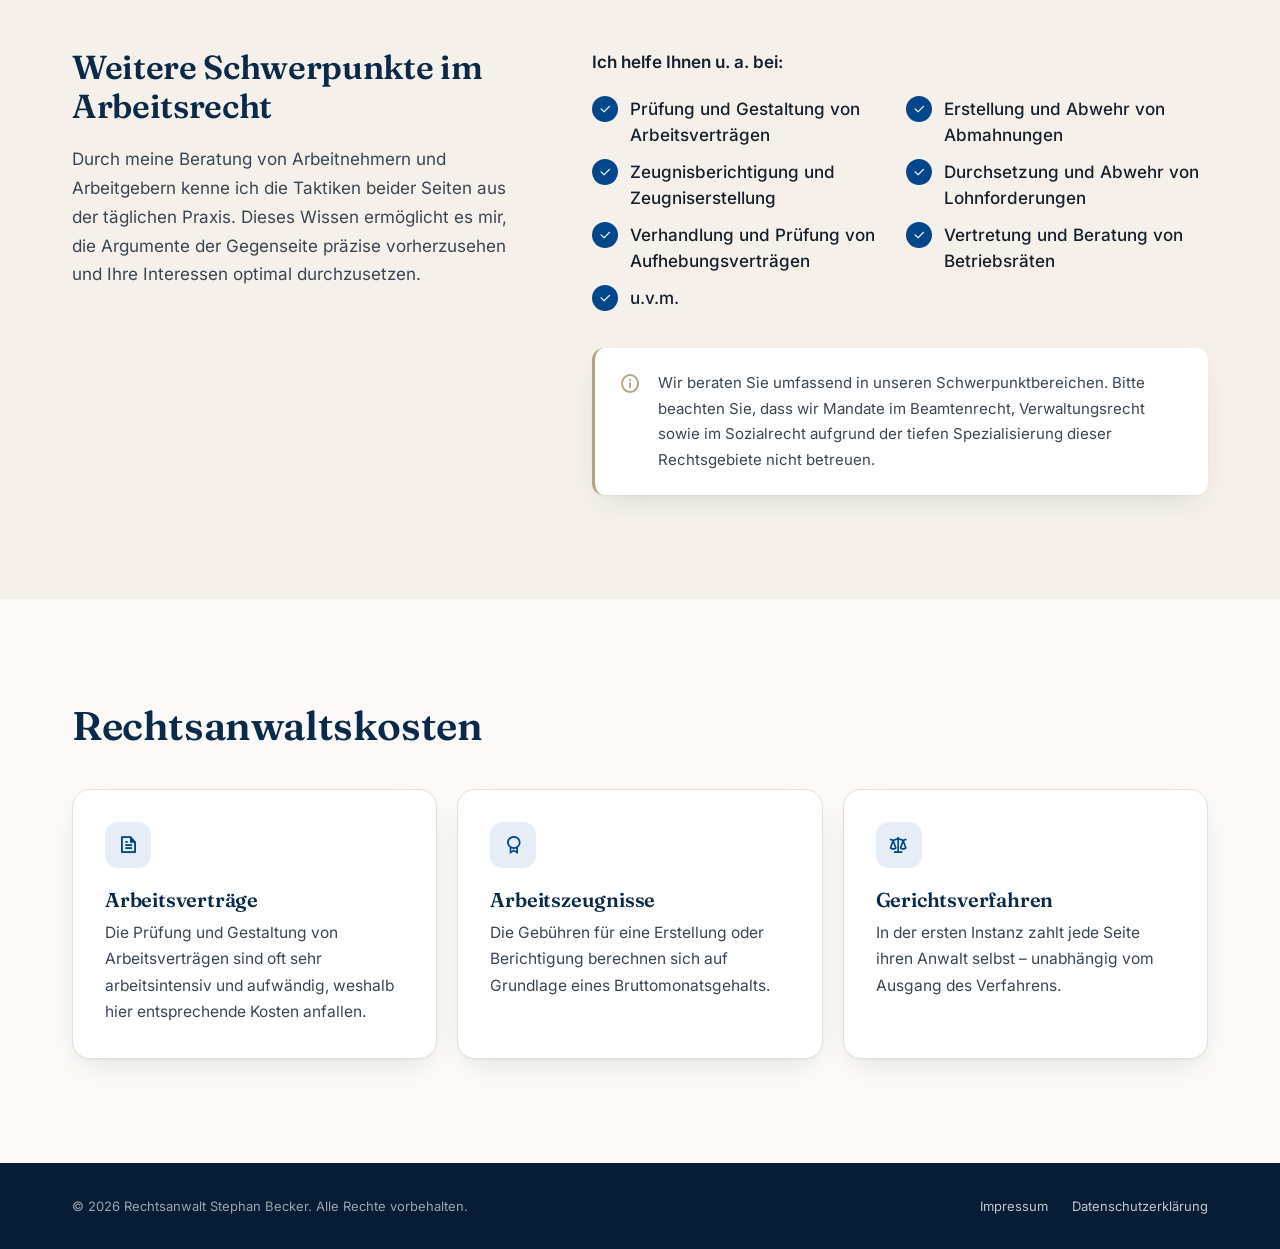
<file: leistungen/arbeitsrecht/index.html>
<!DOCTYPE html>
<html lang="de">
<head>
<meta charset="UTF-8">
<meta name="viewport" content="width=device-width, initial-scale=1.0">
<title>Fachanwalt für Arbeitsrecht Berlin – Rechtsanwalt Stephan Becker</title>
<meta name="description" content="Fachanwalt für Arbeitsrecht in Berlin: Kündigungsschutzklage, Arbeitsverträge, Abmahnungen, Zeugnisse, Lohnforderungen und Aufhebungsverträge – Rechtsanwalt Stephan Becker.">
<meta name="robots" content="index, follow, max-image-preview:large">
<link rel="canonical" href="https://rechtsanwalt-becker.eu/leistungen/arbeitsrecht">
<meta name="theme-color" content="#0b2a4a">
<link rel="icon" href="/favicon.ico" sizes="48x48">
<link rel="icon" href="/favicon.svg" type="image/svg+xml">
<link rel="apple-touch-icon" href="/apple-touch-icon.png">
<link rel="manifest" href="/site.webmanifest">
<meta property="og:type" content="website">
<meta property="og:locale" content="de_DE">
<meta property="og:site_name" content="Rechtsanwalt Stephan Becker">
<meta property="og:title" content="Fachanwalt für Arbeitsrecht Berlin – Rechtsanwalt Stephan Becker">
<meta property="og:description" content="Fachanwalt für Arbeitsrecht in Berlin: Kündigungsschutzklage, Arbeitsverträge, Abmahnungen, Zeugnisse, Lohnforderungen und Aufhebungsverträge – Rechtsanwalt Stephan Becker.">
<meta property="og:url" content="https://rechtsanwalt-becker.eu/leistungen/arbeitsrecht">
<meta property="og:image" content="https://rechtsanwalt-becker.eu/og-image.jpg">
<meta property="og:image:width" content="1200">
<meta property="og:image:height" content="630">
<meta property="og:image:alt" content="Rechtsanwalt Stephan Becker mit seinem Kanzleiteam">
<meta name="twitter:card" content="summary_large_image">
<meta name="twitter:title" content="Fachanwalt für Arbeitsrecht Berlin – Rechtsanwalt Stephan Becker">
<meta name="twitter:description" content="Fachanwalt für Arbeitsrecht in Berlin: Kündigungsschutzklage, Arbeitsverträge, Abmahnungen, Zeugnisse, Lohnforderungen und Aufhebungsverträge – Rechtsanwalt Stephan Becker.">
<meta name="twitter:image" content="https://rechtsanwalt-becker.eu/og-image.jpg">
<link rel="preload" href="/assets/fonts/fraunces-latin-500-normal.woff2" as="font" type="font/woff2" crossorigin>
<link rel="stylesheet" href="/assets/icons.css?v=a76d5b22">
<link rel="stylesheet" href="/assets/style.css?v=8eb9fd5a">
<script type="application/ld+json">
{
 "@context": "https://schema.org",
 "@graph": [
  {
   "@type": "Attorney",
   "@id": "https://rechtsanwalt-becker.eu/#kanzlei",
   "name": "Rechtsanwalt Stephan Becker",
   "alternateName": "Kanzlei Stephan Becker",
   "url": "https://rechtsanwalt-becker.eu/",
   "logo": "https://rechtsanwalt-becker.eu/icon-512.png",
   "image": "https://rechtsanwalt-becker.eu/og-image.jpg",
   "description": "Rechtsanwalt Stephan Becker in Berlin-Lichterfelde – Fachanwalt für Arbeitsrecht, Fachanwalt für Verkehrsrecht und Datenschutzbeauftragter (TÜV).",
   "telephone": "+49 30 35124770",
   "faxNumber": "+49 30 35124771",
   "email": "kontakt@rechtsanwalt-becker.eu",
   "address": {
    "@type": "PostalAddress",
    "streetAddress": "Harry-S.-Truman-Allee 8",
    "postalCode": "14167",
    "addressLocality": "Berlin",
    "addressRegion": "Berlin",
    "addressCountry": "DE"
   },
   "areaServed": {
    "@type": "City",
    "name": "Berlin"
   },
   "knowsAbout": [
    "Arbeitsrecht",
    "Kündigungsschutzklage",
    "Verkehrsrecht",
    "Verkehrsunfall",
    "Bußgeldverfahren",
    "Datenschutz"
   ],
   "founder": {
    "@id": "https://rechtsanwalt-becker.eu/#stephan-becker"
   },
   "employee": {
    "@id": "https://rechtsanwalt-becker.eu/#stephan-becker"
   }
  },
  {
   "@type": "Person",
   "@id": "https://rechtsanwalt-becker.eu/#stephan-becker",
   "name": "Stephan Becker",
   "jobTitle": "Rechtsanwalt, Fachanwalt für Arbeitsrecht, Fachanwalt für Verkehrsrecht",
   "image": "https://rechtsanwalt-becker.eu/assets/img/stephan-becker.jpg",
   "worksFor": {
    "@id": "https://rechtsanwalt-becker.eu/#kanzlei"
   },
   "hasCredential": [
    {
     "@type": "EducationalOccupationalCredential",
     "credentialCategory": "Fachanwaltstitel",
     "name": "Fachanwalt für Arbeitsrecht"
    },
    {
     "@type": "EducationalOccupationalCredential",
     "credentialCategory": "Fachanwaltstitel",
     "name": "Fachanwalt für Verkehrsrecht"
    },
    {
     "@type": "EducationalOccupationalCredential",
     "credentialCategory": "Zertifikat",
     "name": "Datenschutzbeauftragter (TÜV)"
    }
   ]
  },
  {
   "@type": "WebSite",
   "@id": "https://rechtsanwalt-becker.eu/#website",
   "url": "https://rechtsanwalt-becker.eu/",
   "name": "Rechtsanwalt Stephan Becker",
   "inLanguage": "de-DE",
   "publisher": {
    "@id": "https://rechtsanwalt-becker.eu/#kanzlei"
   }
  },
  {
   "@type": "WebPage",
   "@id": "https://rechtsanwalt-becker.eu/leistungen/arbeitsrecht#webpage",
   "url": "https://rechtsanwalt-becker.eu/leistungen/arbeitsrecht",
   "name": "Fachanwalt für Arbeitsrecht Berlin – Rechtsanwalt Stephan Becker",
   "description": "Fachanwalt für Arbeitsrecht in Berlin: Kündigungsschutzklage, Arbeitsverträge, Abmahnungen, Zeugnisse, Lohnforderungen und Aufhebungsverträge – Rechtsanwalt Stephan Becker.",
   "inLanguage": "de-DE",
   "isPartOf": {
    "@id": "https://rechtsanwalt-becker.eu/#website"
   },
   "about": {
    "@id": "https://rechtsanwalt-becker.eu/#kanzlei"
   },
   "breadcrumb": {
    "@id": "https://rechtsanwalt-becker.eu/leistungen/arbeitsrecht#breadcrumb"
   }
  },
  {
   "@type": "BreadcrumbList",
   "@id": "https://rechtsanwalt-becker.eu/leistungen/arbeitsrecht#breadcrumb",
   "itemListElement": [
    {
     "@type": "ListItem",
     "position": 1,
     "name": "Startseite",
     "item": "https://rechtsanwalt-becker.eu/"
    },
    {
     "@type": "ListItem",
     "position": 2,
     "name": "Leistungen",
     "item": "https://rechtsanwalt-becker.eu/leistungen"
    },
    {
     "@type": "ListItem",
     "position": 3,
     "name": "Fachanwalt für Arbeitsrecht",
     "item": "https://rechtsanwalt-becker.eu/leistungen/arbeitsrecht"
    }
   ]
  }
 ]
}
</script>
<script src="/assets/flag.js?v=de8ec58e"></script>
<script src="/assets/site.js?v=9d684e6f" defer></script>
</head>
<body>
<a class="skip-link" href="#inhalt">Zum Inhalt springen</a>
<header class="site-header" data-header>
<div class="scroll-progress" aria-hidden="true"><span data-progress></span></div>
<div class="wrap header-inner">
<a class="brand" href="/" aria-label="Rechtsanwalt Stephan Becker – zur Startseite"><svg width="44" height="44" aria-hidden="true" focusable="false" xmlns="http://www.w3.org/2000/svg" viewBox="0 0 64 64"><rect width="64" height="64" rx="10" fill="#02468b"/><rect x="4.5" y="4.5" width="55" height="55" rx="7" fill="none" stroke="#c8b99a" stroke-width="1"/><g transform="translate(10.05 44.50) scale(0.03537 -0.03537)" fill="#fff"><path d="M284 721Q343 721 375.0 708.5Q407 696 430 682Q442 675 449.5 671.5Q457 668 464 668Q474 668 478.5 679.0Q483 690 486 712H509Q508 693 506.5 666.5Q505 640 504.5 597.0Q504 554 504 484H481Q477 536 457.0 585.0Q437 634 400.5 665.5Q364 697 311 697Q263 697 232.0 670.0Q201 643 201 595Q201 555 221.0 526.5Q241 498 279.5 471.0Q318 444 373 406Q421 375 459.0 344.0Q497 313 520.0 274.0Q543 235 543 181Q543 115 508.5 72.0Q474 29 418.0 7.5Q362 -14 295 -14Q233 -14 196.0 -2.0Q159 10 134 23Q112 37 100 37Q90 37 85.5 26.0Q81 15 78 -7H55Q57 17 57.5 49.0Q58 81 58.5 132.5Q59 184 59 263H82Q86 197 104.5 139.5Q123 82 161.5 47.0Q200 12 264 12Q299 12 326.5 24.5Q354 37 371.0 62.0Q388 87 388 124Q388 166 368.5 197.0Q349 228 315.5 255.0Q282 282 238 310Q191 341 150.0 372.0Q109 403 84.5 443.0Q60 483 60 538Q60 601 91.5 641.5Q123 682 174.5 701.5Q226 721 284 721Z"/><path transform="translate(544 0)" d="M34 708Q60 707 102.0 706.0Q144 705 186 705Q234 705 279.0 706.0Q324 707 343 707Q467 707 528.5 663.0Q590 619 590 550Q590 515 569.0 479.0Q548 443 504.0 415.0Q460 387 390 374V372Q484 365 539.0 338.0Q594 311 618.0 273.0Q642 235 642 194Q642 131 609.0 88.0Q576 45 514.0 22.5Q452 0 366 0Q342 0 297.0 1.5Q252 3 188 3Q144 3 102.0 2.5Q60 2 34 0V20Q66 22 82.0 28.0Q98 34 103.5 52.0Q109 70 109 106V602Q109 639 103.5 656.5Q98 674 81.5 680.5Q65 687 34 688ZM330 688Q291 688 279.5 671.0Q268 654 268 602V106Q268 71 273.5 53.0Q279 35 293.5 29.0Q308 23 337 23Q409 23 442.5 68.5Q476 114 476 198Q476 275 437.5 317.0Q399 359 310 359H225Q225 359 225.0 367.5Q225 376 225 376H311Q358 376 383.0 398.5Q408 421 418.0 458.5Q428 496 428 539Q428 613 405.0 650.5Q382 688 330 688Z"/></g></svg></a>
<nav class="nav" aria-label="Hauptnavigation"><a class="nav-link" href="/">Startseite</a><a class="nav-link" href="/leistungen" aria-current="page">Leistungen</a><a class="nav-link" href="/kosten">Kosten</a><a class="nav-link" href="/haeufige-fragen">Häufige Fragen</a><a class="btn btn-primary btn-sm" href="/kontakt">Kontakt</a></nav>
<button type="button" class="menu-btn" aria-label="Menü öffnen" aria-expanded="false" aria-controls="mobile-menu" data-menu-toggle><i class="ri-menu-3-line" aria-hidden="true"></i></button>
</div>
<div class="mobile-menu" id="mobile-menu" hidden><div class="wrap"><a class="m-link" href="/">Startseite</a><a class="m-link" href="/leistungen" aria-current="page">Leistungen</a><a class="m-link" href="/kosten">Kosten</a><a class="m-link" href="/haeufige-fragen">Häufige Fragen</a><a class="btn btn-primary" href="/kontakt">Kontakt</a></div></div>
</header>
<main id="inhalt">
<section class="page-hero"><div class="wrap"><div class="page-hero-inner reveal"><p class="eyebrow">Fachanwalt für Arbeitsrecht</p><h1>Arbeitsrecht</h1></div></div></section>
<section class="section"><div class="wrap split">
<div class="split-head reveal"><h2>Kündigungsschutzklage</h2><p class="lead">Wenn Sie eine Kündigung erhalten haben, müssen Sie schnell handeln. Hier sind die wichtigsten Punkte für Sie:</p></div>
<ol class="steps"><li class="step reveal"><span class="step-num">01</span><div><h3>Die 3-Wochen-Frist</h3><p>Sie haben ab Erhalt der Kündigung genau drei Wochen Zeit, um Klage beim Arbeitsgericht einzureichen. Verpassen Sie diese Frist, ist die Kündigung fast immer wirksam. Bitte melden Sie sich daher rechtzeitig bei mir.</p></div></li><li class="step reveal"><span class="step-num">02</span><div><h3>Taktischer Vorteil von Beginn an</h3><p>Ich möchte Ihr Klageverfahren von Anfang an betreuen. Aus strategischen Gründen ist es entscheidend, dass wir von der ersten Sekunde an die richtige Richtung für den gesamten Prozess vorgeben.</p></div></li><li class="step reveal"><span class="step-num">03</span><div><h3>Das Ziel der Klage</h3><p>Mit der Klage wehren wir uns gegen die Kündigung. Das Ziel ist in erster Linie der Erhalt Ihres Arbeitsplatzes oder der Wechsel in ein faires Ausscheiden.</p></div></li><li class="step reveal"><span class="step-num">04</span><div><h3>Kein automatischer Anspruch auf Abfindung</h3><p>Entgegen der häufigen Meinung gibt es bei einer Kündigung nicht automatisch Geld. Eine Abfindung wird meistens erst im Laufe des Verfahrens vor Gericht als Kompromiss ausgehandelt.</p></div></li><li class="step reveal"><span class="step-num">05</span><div><h3>Die Kostenregelung</h3><p>In der ersten Instanz gilt eine Besonderheit: Jede Seite zahlt ihren Anwalt selbst. Es spielt keine Rolle, wer gewinnt oder verliert. Erst ab der zweiten Instanz (Berufung) muss der Verlierer alle Kosten übernehmen. Eine Rechtsschutzversicherung übernimmt hier meistens die Kosten.</p></div></li></ol>
</div></section>
<section class="section section-tint"><div class="wrap split">
<div class="split-head reveal"><h2>Weitere Schwerpunkte im Arbeitsrecht</h2><p>Durch meine Beratung von Arbeitnehmern und Arbeitgebern kenne ich die Taktiken beider Seiten aus der täglichen Praxis. Dieses Wissen ermöglicht es mir, die Argumente der Gegenseite präzise vorherzusehen und Ihre Interessen optimal durchzusetzen.</p></div>
<div class="reveal"><p class="list-label">Ich helfe Ihnen u. a. bei:</p><ul class="check-list"><li><i class="ri-check-line" aria-hidden="true"></i><span>Prüfung und Gestaltung von Arbeitsverträgen</span></li><li><i class="ri-check-line" aria-hidden="true"></i><span>Erstellung und Abwehr von Abmahnungen</span></li><li><i class="ri-check-line" aria-hidden="true"></i><span>Zeugnisberichtigung und Zeugniserstellung</span></li><li><i class="ri-check-line" aria-hidden="true"></i><span>Durchsetzung und Abwehr von Lohnforderungen</span></li><li><i class="ri-check-line" aria-hidden="true"></i><span>Verhandlung und Prüfung von Aufhebungsverträgen</span></li><li><i class="ri-check-line" aria-hidden="true"></i><span>Vertretung und Beratung von Betriebsräten</span></li><li><i class="ri-check-line" aria-hidden="true"></i><span>u.v.m.</span></li></ul>
<div class="note"><i class="ri-information-line" aria-hidden="true"></i><p>Wir beraten Sie umfassend in unseren Schwerpunktbereichen. Bitte beachten Sie, dass wir Mandate im Beamtenrecht, Verwaltungsrecht sowie im Sozialrecht aufgrund der tiefen Spezialisierung dieser Rechtsgebiete nicht betreuen.</p></div></div>
</div></section>
<section class="section"><div class="wrap">
<h2 class="section-title reveal">Rechtsanwaltskosten</h2>
<div class="mini-grid"><div class="mini-card reveal"><span class="icon-badge icon-badge-sm"><i class="ri-file-text-line" aria-hidden="true"></i></span><h3>Arbeitsverträge</h3><p>Die Prüfung und Gestaltung von Arbeitsverträgen sind oft sehr arbeitsintensiv und aufwändig, weshalb hier entsprechende Kosten anfallen.</p></div><div class="mini-card reveal"><span class="icon-badge icon-badge-sm"><i class="ri-award-line" aria-hidden="true"></i></span><h3>Arbeitszeugnisse</h3><p>Die Gebühren für eine Erstellung oder Berichtigung berechnen sich auf Grundlage eines Bruttomonatsgehalts.</p></div><div class="mini-card reveal"><span class="icon-badge icon-badge-sm"><i class="ri-scales-3-line" aria-hidden="true"></i></span><h3>Gerichtsverfahren</h3><p>In der ersten Instanz zahlt jede Seite ihren Anwalt selbst – unabhängig vom Ausgang des Verfahrens.</p></div></div>
</div></section>
</main>
<footer class="site-footer"><div class="wrap footer-inner">
<p>© 2026 Rechtsanwalt Stephan Becker. Alle Rechte vorbehalten.</p>
<div class="footer-links"><a href="/impressum">Impressum</a><a href="/datenschutz">Datenschutzerklärung</a></div>
</div></footer>
</body>
</html>
</file>
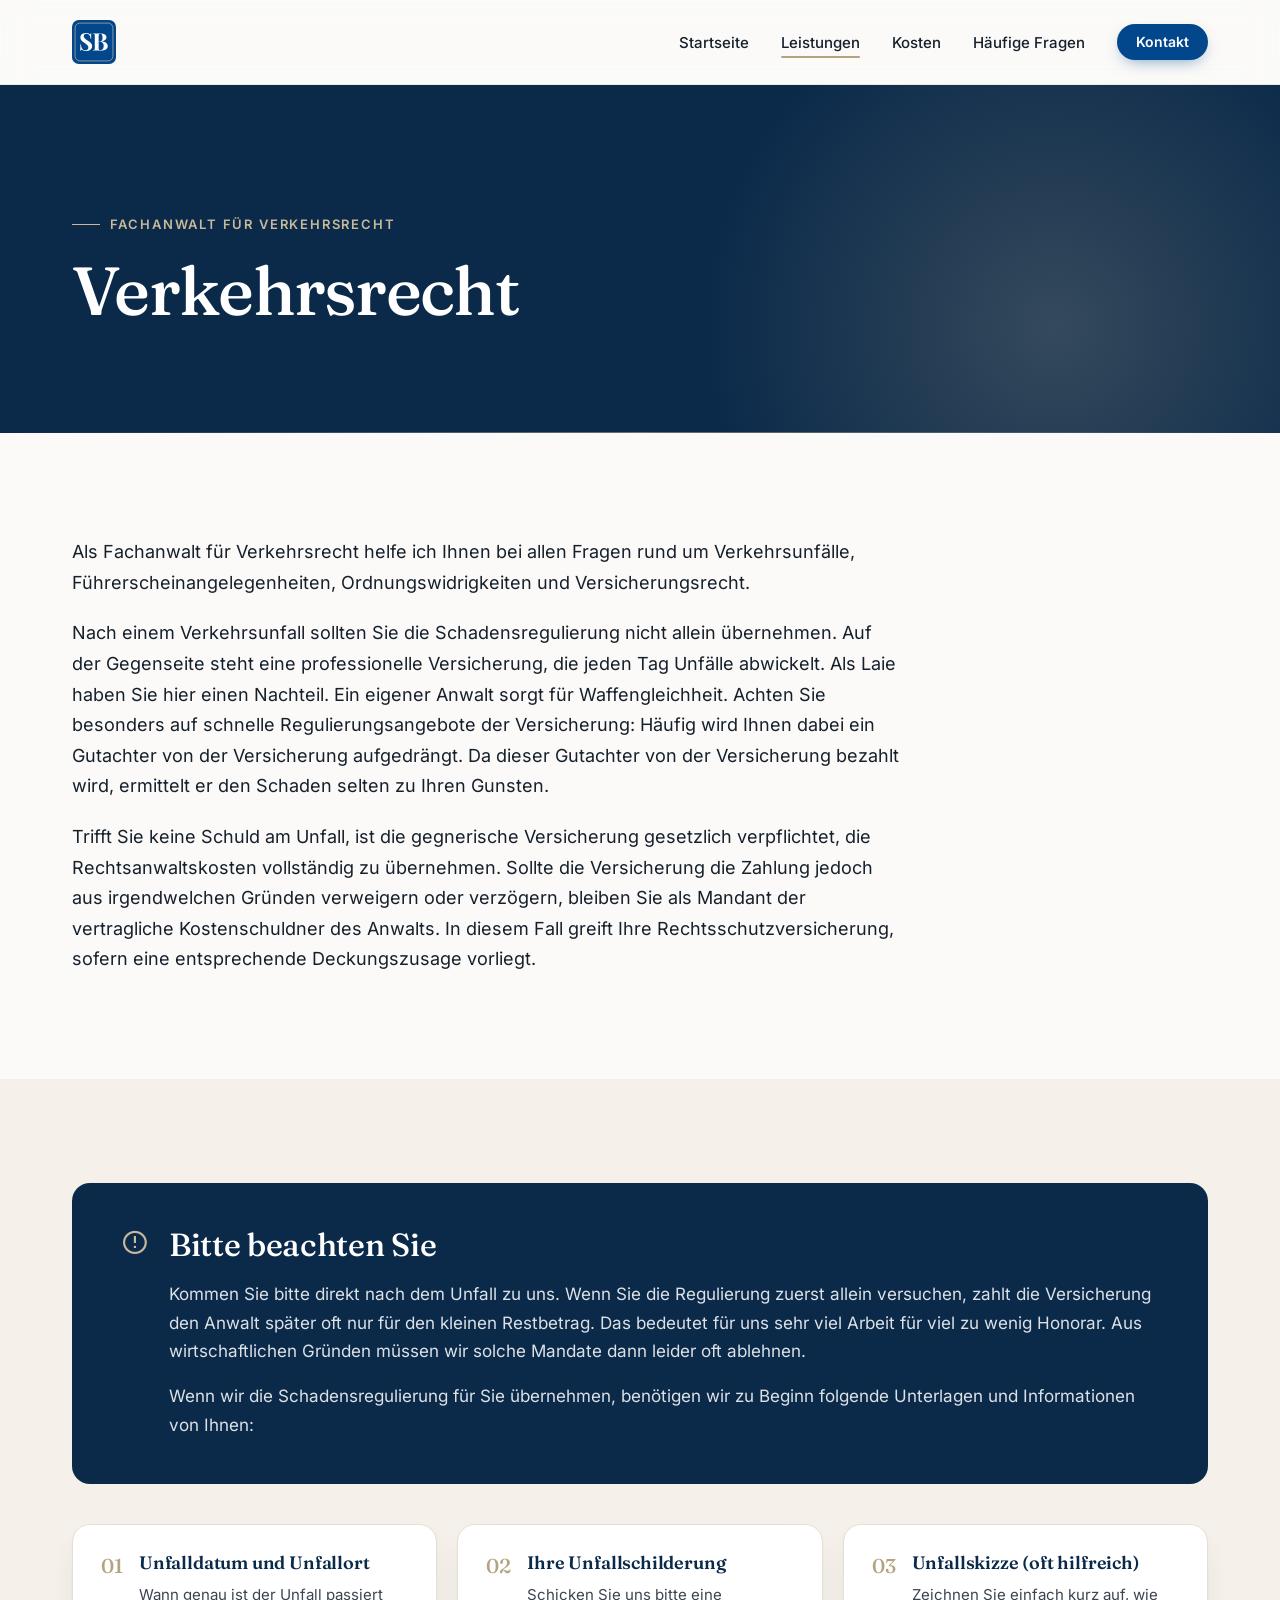
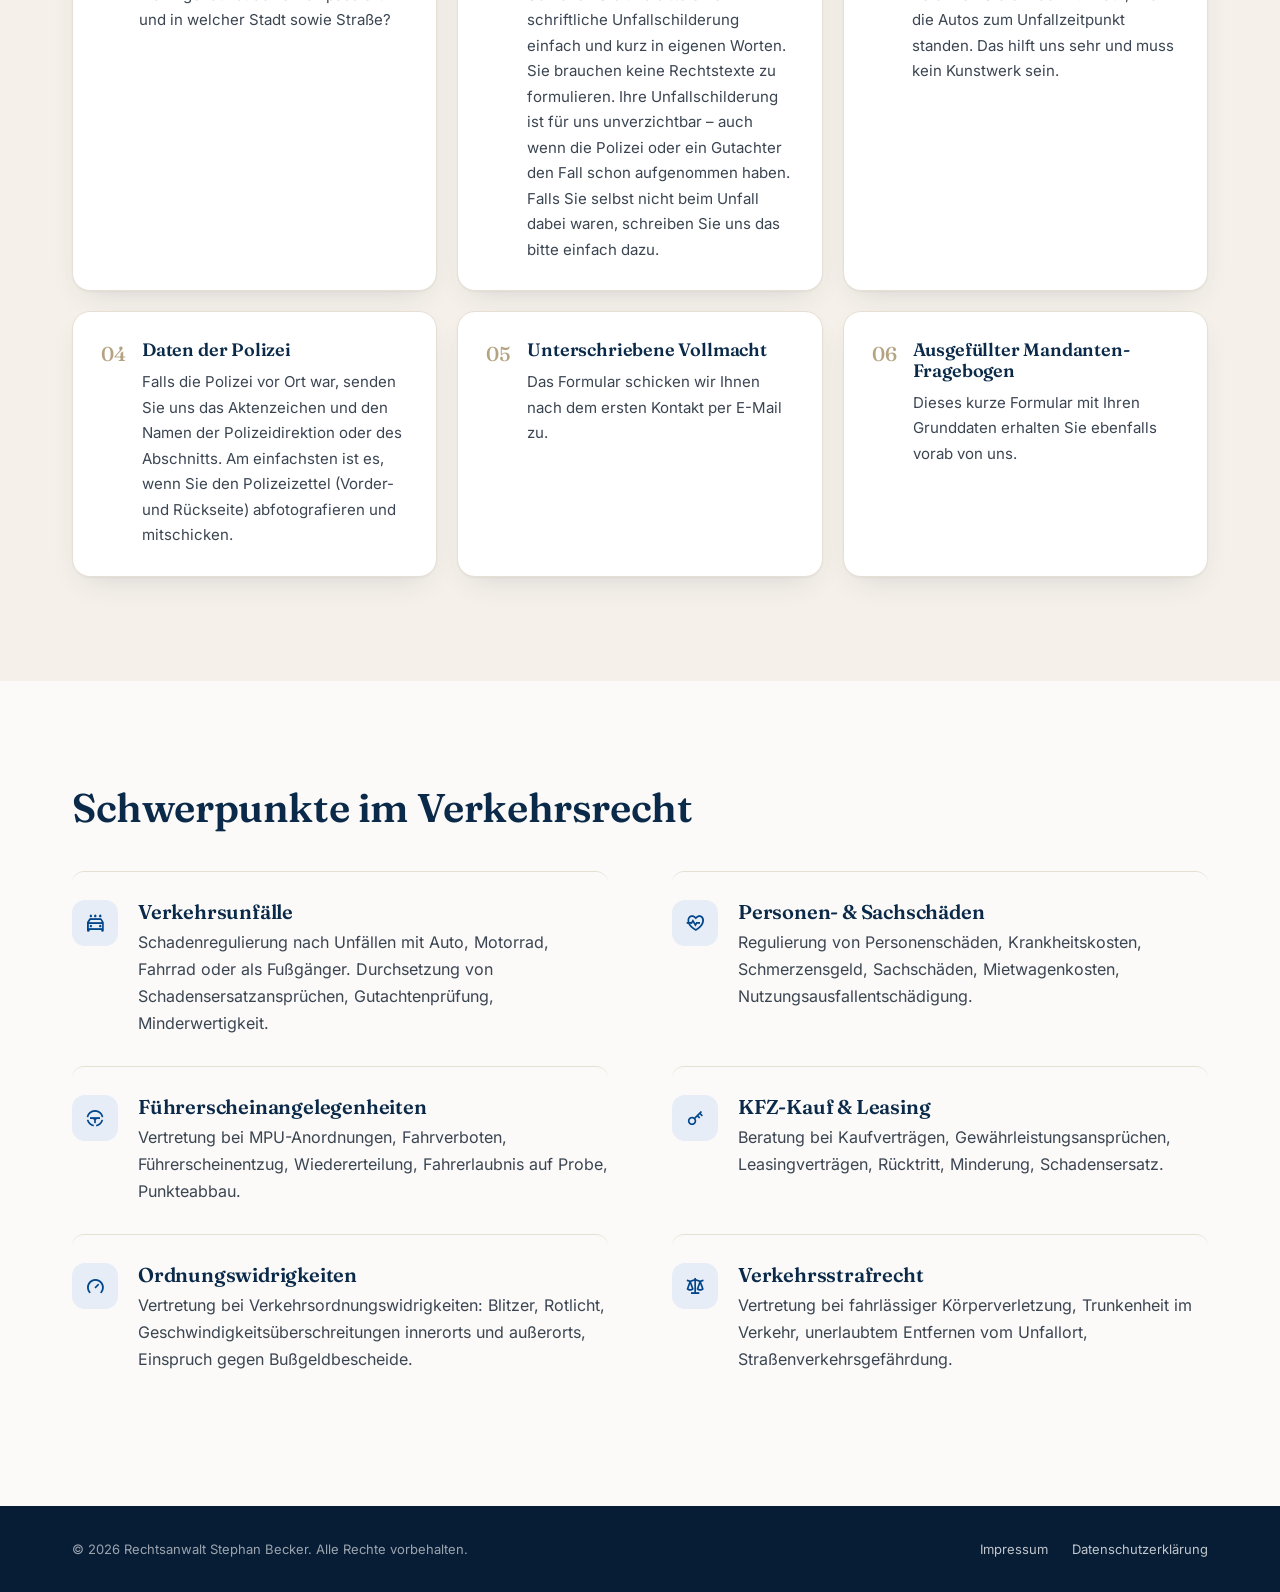
<file: leistungen/verkehrsrecht/index.html>
<!DOCTYPE html>
<html lang="de">
<head>
<meta charset="UTF-8">
<meta name="viewport" content="width=device-width, initial-scale=1.0">
<title>Fachanwalt für Verkehrsrecht Berlin – Rechtsanwalt Stephan Becker</title>
<meta name="description" content="Fachanwalt für Verkehrsrecht in Berlin: Schadensregulierung nach Verkehrsunfällen, Führerschein, Bußgeld, KFZ-Kauf und Verkehrsstrafrecht – Rechtsanwalt Stephan Becker.">
<meta name="robots" content="index, follow, max-image-preview:large">
<link rel="canonical" href="https://rechtsanwalt-becker.eu/leistungen/verkehrsrecht">
<meta name="theme-color" content="#0b2a4a">
<link rel="icon" href="/favicon.ico" sizes="48x48">
<link rel="icon" href="/favicon.svg" type="image/svg+xml">
<link rel="apple-touch-icon" href="/apple-touch-icon.png">
<link rel="manifest" href="/site.webmanifest">
<meta property="og:type" content="website">
<meta property="og:locale" content="de_DE">
<meta property="og:site_name" content="Rechtsanwalt Stephan Becker">
<meta property="og:title" content="Fachanwalt für Verkehrsrecht Berlin – Rechtsanwalt Stephan Becker">
<meta property="og:description" content="Fachanwalt für Verkehrsrecht in Berlin: Schadensregulierung nach Verkehrsunfällen, Führerschein, Bußgeld, KFZ-Kauf und Verkehrsstrafrecht – Rechtsanwalt Stephan Becker.">
<meta property="og:url" content="https://rechtsanwalt-becker.eu/leistungen/verkehrsrecht">
<meta property="og:image" content="https://rechtsanwalt-becker.eu/og-image.jpg">
<meta property="og:image:width" content="1200">
<meta property="og:image:height" content="630">
<meta property="og:image:alt" content="Rechtsanwalt Stephan Becker mit seinem Kanzleiteam">
<meta name="twitter:card" content="summary_large_image">
<meta name="twitter:title" content="Fachanwalt für Verkehrsrecht Berlin – Rechtsanwalt Stephan Becker">
<meta name="twitter:description" content="Fachanwalt für Verkehrsrecht in Berlin: Schadensregulierung nach Verkehrsunfällen, Führerschein, Bußgeld, KFZ-Kauf und Verkehrsstrafrecht – Rechtsanwalt Stephan Becker.">
<meta name="twitter:image" content="https://rechtsanwalt-becker.eu/og-image.jpg">
<link rel="preload" href="/assets/fonts/fraunces-latin-500-normal.woff2" as="font" type="font/woff2" crossorigin>
<link rel="stylesheet" href="/assets/icons.css?v=a76d5b22">
<link rel="stylesheet" href="/assets/style.css?v=8eb9fd5a">
<script type="application/ld+json">
{
 "@context": "https://schema.org",
 "@graph": [
  {
   "@type": "Attorney",
   "@id": "https://rechtsanwalt-becker.eu/#kanzlei",
   "name": "Rechtsanwalt Stephan Becker",
   "alternateName": "Kanzlei Stephan Becker",
   "url": "https://rechtsanwalt-becker.eu/",
   "logo": "https://rechtsanwalt-becker.eu/icon-512.png",
   "image": "https://rechtsanwalt-becker.eu/og-image.jpg",
   "description": "Rechtsanwalt Stephan Becker in Berlin-Lichterfelde – Fachanwalt für Arbeitsrecht, Fachanwalt für Verkehrsrecht und Datenschutzbeauftragter (TÜV).",
   "telephone": "+49 30 35124770",
   "faxNumber": "+49 30 35124771",
   "email": "kontakt@rechtsanwalt-becker.eu",
   "address": {
    "@type": "PostalAddress",
    "streetAddress": "Harry-S.-Truman-Allee 8",
    "postalCode": "14167",
    "addressLocality": "Berlin",
    "addressRegion": "Berlin",
    "addressCountry": "DE"
   },
   "areaServed": {
    "@type": "City",
    "name": "Berlin"
   },
   "knowsAbout": [
    "Arbeitsrecht",
    "Kündigungsschutzklage",
    "Verkehrsrecht",
    "Verkehrsunfall",
    "Bußgeldverfahren",
    "Datenschutz"
   ],
   "founder": {
    "@id": "https://rechtsanwalt-becker.eu/#stephan-becker"
   },
   "employee": {
    "@id": "https://rechtsanwalt-becker.eu/#stephan-becker"
   }
  },
  {
   "@type": "Person",
   "@id": "https://rechtsanwalt-becker.eu/#stephan-becker",
   "name": "Stephan Becker",
   "jobTitle": "Rechtsanwalt, Fachanwalt für Arbeitsrecht, Fachanwalt für Verkehrsrecht",
   "image": "https://rechtsanwalt-becker.eu/assets/img/stephan-becker.jpg",
   "worksFor": {
    "@id": "https://rechtsanwalt-becker.eu/#kanzlei"
   },
   "hasCredential": [
    {
     "@type": "EducationalOccupationalCredential",
     "credentialCategory": "Fachanwaltstitel",
     "name": "Fachanwalt für Arbeitsrecht"
    },
    {
     "@type": "EducationalOccupationalCredential",
     "credentialCategory": "Fachanwaltstitel",
     "name": "Fachanwalt für Verkehrsrecht"
    },
    {
     "@type": "EducationalOccupationalCredential",
     "credentialCategory": "Zertifikat",
     "name": "Datenschutzbeauftragter (TÜV)"
    }
   ]
  },
  {
   "@type": "WebSite",
   "@id": "https://rechtsanwalt-becker.eu/#website",
   "url": "https://rechtsanwalt-becker.eu/",
   "name": "Rechtsanwalt Stephan Becker",
   "inLanguage": "de-DE",
   "publisher": {
    "@id": "https://rechtsanwalt-becker.eu/#kanzlei"
   }
  },
  {
   "@type": "WebPage",
   "@id": "https://rechtsanwalt-becker.eu/leistungen/verkehrsrecht#webpage",
   "url": "https://rechtsanwalt-becker.eu/leistungen/verkehrsrecht",
   "name": "Fachanwalt für Verkehrsrecht Berlin – Rechtsanwalt Stephan Becker",
   "description": "Fachanwalt für Verkehrsrecht in Berlin: Schadensregulierung nach Verkehrsunfällen, Führerschein, Bußgeld, KFZ-Kauf und Verkehrsstrafrecht – Rechtsanwalt Stephan Becker.",
   "inLanguage": "de-DE",
   "isPartOf": {
    "@id": "https://rechtsanwalt-becker.eu/#website"
   },
   "about": {
    "@id": "https://rechtsanwalt-becker.eu/#kanzlei"
   },
   "breadcrumb": {
    "@id": "https://rechtsanwalt-becker.eu/leistungen/verkehrsrecht#breadcrumb"
   }
  },
  {
   "@type": "BreadcrumbList",
   "@id": "https://rechtsanwalt-becker.eu/leistungen/verkehrsrecht#breadcrumb",
   "itemListElement": [
    {
     "@type": "ListItem",
     "position": 1,
     "name": "Startseite",
     "item": "https://rechtsanwalt-becker.eu/"
    },
    {
     "@type": "ListItem",
     "position": 2,
     "name": "Leistungen",
     "item": "https://rechtsanwalt-becker.eu/leistungen"
    },
    {
     "@type": "ListItem",
     "position": 3,
     "name": "Fachanwalt für Verkehrsrecht",
     "item": "https://rechtsanwalt-becker.eu/leistungen/verkehrsrecht"
    }
   ]
  }
 ]
}
</script>
<script src="/assets/flag.js?v=de8ec58e"></script>
<script src="/assets/site.js?v=9d684e6f" defer></script>
</head>
<body>
<a class="skip-link" href="#inhalt">Zum Inhalt springen</a>
<header class="site-header" data-header>
<div class="scroll-progress" aria-hidden="true"><span data-progress></span></div>
<div class="wrap header-inner">
<a class="brand" href="/" aria-label="Rechtsanwalt Stephan Becker – zur Startseite"><svg width="44" height="44" aria-hidden="true" focusable="false" xmlns="http://www.w3.org/2000/svg" viewBox="0 0 64 64"><rect width="64" height="64" rx="10" fill="#02468b"/><rect x="4.5" y="4.5" width="55" height="55" rx="7" fill="none" stroke="#c8b99a" stroke-width="1"/><g transform="translate(10.05 44.50) scale(0.03537 -0.03537)" fill="#fff"><path d="M284 721Q343 721 375.0 708.5Q407 696 430 682Q442 675 449.5 671.5Q457 668 464 668Q474 668 478.5 679.0Q483 690 486 712H509Q508 693 506.5 666.5Q505 640 504.5 597.0Q504 554 504 484H481Q477 536 457.0 585.0Q437 634 400.5 665.5Q364 697 311 697Q263 697 232.0 670.0Q201 643 201 595Q201 555 221.0 526.5Q241 498 279.5 471.0Q318 444 373 406Q421 375 459.0 344.0Q497 313 520.0 274.0Q543 235 543 181Q543 115 508.5 72.0Q474 29 418.0 7.5Q362 -14 295 -14Q233 -14 196.0 -2.0Q159 10 134 23Q112 37 100 37Q90 37 85.5 26.0Q81 15 78 -7H55Q57 17 57.5 49.0Q58 81 58.5 132.5Q59 184 59 263H82Q86 197 104.5 139.5Q123 82 161.5 47.0Q200 12 264 12Q299 12 326.5 24.5Q354 37 371.0 62.0Q388 87 388 124Q388 166 368.5 197.0Q349 228 315.5 255.0Q282 282 238 310Q191 341 150.0 372.0Q109 403 84.5 443.0Q60 483 60 538Q60 601 91.5 641.5Q123 682 174.5 701.5Q226 721 284 721Z"/><path transform="translate(544 0)" d="M34 708Q60 707 102.0 706.0Q144 705 186 705Q234 705 279.0 706.0Q324 707 343 707Q467 707 528.5 663.0Q590 619 590 550Q590 515 569.0 479.0Q548 443 504.0 415.0Q460 387 390 374V372Q484 365 539.0 338.0Q594 311 618.0 273.0Q642 235 642 194Q642 131 609.0 88.0Q576 45 514.0 22.5Q452 0 366 0Q342 0 297.0 1.5Q252 3 188 3Q144 3 102.0 2.5Q60 2 34 0V20Q66 22 82.0 28.0Q98 34 103.5 52.0Q109 70 109 106V602Q109 639 103.5 656.5Q98 674 81.5 680.5Q65 687 34 688ZM330 688Q291 688 279.5 671.0Q268 654 268 602V106Q268 71 273.5 53.0Q279 35 293.5 29.0Q308 23 337 23Q409 23 442.5 68.5Q476 114 476 198Q476 275 437.5 317.0Q399 359 310 359H225Q225 359 225.0 367.5Q225 376 225 376H311Q358 376 383.0 398.5Q408 421 418.0 458.5Q428 496 428 539Q428 613 405.0 650.5Q382 688 330 688Z"/></g></svg></a>
<nav class="nav" aria-label="Hauptnavigation"><a class="nav-link" href="/">Startseite</a><a class="nav-link" href="/leistungen" aria-current="page">Leistungen</a><a class="nav-link" href="/kosten">Kosten</a><a class="nav-link" href="/haeufige-fragen">Häufige Fragen</a><a class="btn btn-primary btn-sm" href="/kontakt">Kontakt</a></nav>
<button type="button" class="menu-btn" aria-label="Menü öffnen" aria-expanded="false" aria-controls="mobile-menu" data-menu-toggle><i class="ri-menu-3-line" aria-hidden="true"></i></button>
</div>
<div class="mobile-menu" id="mobile-menu" hidden><div class="wrap"><a class="m-link" href="/">Startseite</a><a class="m-link" href="/leistungen" aria-current="page">Leistungen</a><a class="m-link" href="/kosten">Kosten</a><a class="m-link" href="/haeufige-fragen">Häufige Fragen</a><a class="btn btn-primary" href="/kontakt">Kontakt</a></div></div>
</header>
<main id="inhalt">
<section class="page-hero"><div class="wrap"><div class="page-hero-inner reveal"><p class="eyebrow">Fachanwalt für Verkehrsrecht</p><h1>Verkehrsrecht</h1></div></div></section>
<section class="section"><div class="wrap"><div class="prose reveal"><p>Als Fachanwalt für Verkehrsrecht helfe ich Ihnen bei allen Fragen rund um Verkehrsunfälle, Führerscheinangelegenheiten, Ordnungswidrigkeiten und Versicherungsrecht.</p><p>Nach einem Verkehrsunfall sollten Sie die Schadensregulierung nicht allein übernehmen. Auf der Gegenseite steht eine professionelle Versicherung, die jeden Tag Unfälle abwickelt. Als Laie haben Sie hier einen Nachteil. Ein eigener Anwalt sorgt für Waffengleichheit. Achten Sie besonders auf schnelle Regulierungsangebote der Versicherung: Häufig wird Ihnen dabei ein Gutachter von der Versicherung aufgedrängt. Da dieser Gutachter von der Versicherung bezahlt wird, ermittelt er den Schaden selten zu Ihren Gunsten.</p><p>Trifft Sie keine Schuld am Unfall, ist die gegnerische Versicherung gesetzlich verpflichtet, die Rechtsanwaltskosten vollständig zu übernehmen. Sollte die Versicherung die Zahlung jedoch aus irgendwelchen Gründen verweigern oder verzögern, bleiben Sie als Mandant der vertragliche Kostenschuldner des Anwalts. In diesem Fall greift Ihre Rechtsschutzversicherung, sofern eine entsprechende Deckungszusage vorliegt.</p></div></div></section>
<section class="section section-tint"><div class="wrap">
<div class="callout reveal"><i class="ri-error-warning-line" aria-hidden="true"></i><div><h2>Bitte beachten Sie</h2><p>Kommen Sie bitte direkt nach dem Unfall zu uns. Wenn Sie die Regulierung zuerst allein versuchen, zahlt die Versicherung den Anwalt später oft nur für den kleinen Restbetrag. Das bedeutet für uns sehr viel Arbeit für viel zu wenig Honorar. Aus wirtschaftlichen Gründen müssen wir solche Mandate dann leider oft ablehnen.</p><p>Wenn wir die Schadensregulierung für Sie übernehmen, benötigen wir zu Beginn folgende Unterlagen und Informationen von Ihnen:</p></div></div>
<ol class="doc-list"><li class="doc-item reveal"><span class="doc-num">01</span><div><h3>Unfalldatum und Unfallort</h3><p>Wann genau ist der Unfall passiert und in welcher Stadt sowie Straße?</p></div></li><li class="doc-item reveal"><span class="doc-num">02</span><div><h3>Ihre Unfallschilderung</h3><p>Schicken Sie uns bitte eine schriftliche Unfallschilderung einfach und kurz in eigenen Worten. Sie brauchen keine Rechtstexte zu formulieren. Ihre Unfallschilderung ist für uns unverzichtbar – auch wenn die Polizei oder ein Gutachter den Fall schon aufgenommen haben. Falls Sie selbst nicht beim Unfall dabei waren, schreiben Sie uns das bitte einfach dazu.</p></div></li><li class="doc-item reveal"><span class="doc-num">03</span><div><h3>Unfallskizze (oft hilfreich)</h3><p>Zeichnen Sie einfach kurz auf, wie die Autos zum Unfallzeitpunkt standen. Das hilft uns sehr und muss kein Kunstwerk sein.</p></div></li><li class="doc-item reveal"><span class="doc-num">04</span><div><h3>Daten der Polizei</h3><p>Falls die Polizei vor Ort war, senden Sie uns das Aktenzeichen und den Namen der Polizeidirektion oder des Abschnitts. Am einfachsten ist es, wenn Sie den Polizeizettel (Vorder- und Rückseite) abfotografieren und mitschicken.</p></div></li><li class="doc-item reveal"><span class="doc-num">05</span><div><h3>Unterschriebene Vollmacht</h3><p>Das Formular schicken wir Ihnen nach dem ersten Kontakt per E-Mail zu.</p></div></li><li class="doc-item reveal"><span class="doc-num">06</span><div><h3>Ausgefüllter Mandanten-Fragebogen</h3><p>Dieses kurze Formular mit Ihren Grunddaten erhalten Sie ebenfalls vorab von uns.</p></div></li></ol>
</div></section>
<section class="section"><div class="wrap">
<h2 class="section-title reveal">Schwerpunkte im Verkehrsrecht</h2>
<div class="topic-grid"><div class="topic reveal"><span class="icon-badge icon-badge-sm"><i class="ri-car-washing-line" aria-hidden="true"></i></span><div><h3>Verkehrsunfälle</h3><p>Schadenregulierung nach Unfällen mit Auto, Motorrad, Fahrrad oder als Fußgänger. Durchsetzung von Schadensersatzansprüchen, Gutachtenprüfung, Minderwertigkeit.</p></div></div><div class="topic reveal"><span class="icon-badge icon-badge-sm"><i class="ri-heart-pulse-line" aria-hidden="true"></i></span><div><h3>Personen- &amp; Sachschäden</h3><p>Regulierung von Personenschäden, Krankheitskosten, Schmerzensgeld, Sachschäden, Mietwagenkosten, Nutzungsausfallentschädigung.</p></div></div><div class="topic reveal"><span class="icon-badge icon-badge-sm"><i class="ri-steering-line" aria-hidden="true"></i></span><div><h3>Führerscheinangelegenheiten</h3><p>Vertretung bei MPU-Anordnungen, Fahrverboten, Führerscheinentzug, Wiedererteilung, Fahrerlaubnis auf Probe, Punkteabbau.</p></div></div><div class="topic reveal"><span class="icon-badge icon-badge-sm"><i class="ri-key-2-line" aria-hidden="true"></i></span><div><h3>KFZ-Kauf &amp; Leasing</h3><p>Beratung bei Kaufverträgen, Gewährleistungsansprüchen, Leasingverträgen, Rücktritt, Minderung, Schadensersatz.</p></div></div><div class="topic reveal"><span class="icon-badge icon-badge-sm"><i class="ri-speed-up-line" aria-hidden="true"></i></span><div><h3>Ordnungswidrigkeiten</h3><p>Vertretung bei Verkehrsordnungswidrigkeiten: Blitzer, Rotlicht, Geschwindigkeitsüberschreitungen innerorts und außerorts, Einspruch gegen Bußgeldbescheide.</p></div></div><div class="topic reveal"><span class="icon-badge icon-badge-sm"><i class="ri-scales-3-line" aria-hidden="true"></i></span><div><h3>Verkehrsstrafrecht</h3><p>Vertretung bei fahrlässiger Körperverletzung, Trunkenheit im Verkehr, unerlaubtem Entfernen vom Unfallort, Straßenverkehrsgefährdung.</p></div></div></div>
</div></section>
</main>
<footer class="site-footer"><div class="wrap footer-inner">
<p>© 2026 Rechtsanwalt Stephan Becker. Alle Rechte vorbehalten.</p>
<div class="footer-links"><a href="/impressum">Impressum</a><a href="/datenschutz">Datenschutzerklärung</a></div>
</div></footer>
</body>
</html>
</file>
<file: assets/style.css>
/* Rechtsanwalt Stephan Becker – moderne Designvariante */
@font-face{font-family:"Fraunces";font-style:normal;font-weight:500;font-display:swap;src:url(/assets/fonts/fraunces-latin-500-normal.woff2) format("woff2")}
@font-face{font-family:"Fraunces";font-style:normal;font-weight:600;font-display:swap;src:url(/assets/fonts/fraunces-latin-600-normal.woff2) format("woff2")}
@font-face{font-family:"Inter";font-style:normal;font-weight:400;font-display:swap;src:url(/assets/fonts/inter-latin-400-normal.woff2) format("woff2")}
@font-face{font-family:"Inter";font-style:normal;font-weight:500;font-display:swap;src:url(/assets/fonts/inter-latin-500-normal.woff2) format("woff2")}
@font-face{font-family:"Inter";font-style:normal;font-weight:600;font-display:swap;src:url(/assets/fonts/inter-latin-600-normal.woff2) format("woff2")}

:root{
  --navy-900:#071d35;--navy-800:#0b2a4a;--navy-600:#02468b;--navy-100:#e6edf6;
  --gold-500:#b4a380;--gold-400:#c8b99a;--gold-100:#f3eee4;
  --paper:#fbfaf8;--sand:#f5f1ea;--line:#e6e0d4;
  --ink:#16202c;--text:#3b4552;--muted:#6b7380;
  --radius:18px;--radius-sm:12px;
  --shadow:0 1px 2px rgba(7,29,53,.04),0 12px 32px -12px rgba(7,29,53,.14);
  --shadow-lg:0 2px 4px rgba(7,29,53,.05),0 24px 48px -16px rgba(7,29,53,.22);
  --serif:"Fraunces",Georgia,"Times New Roman",serif;
  --sans:"Inter","Helvetica Neue",Arial,sans-serif;
  --ease:cubic-bezier(.2,.7,.2,1);
}
*,*::before,*::after{box-sizing:border-box}
html{-webkit-text-size-adjust:100%;scroll-behavior:smooth}
body{margin:0;background:var(--paper);color:var(--text);font:400 1.0625rem/1.7 var(--sans);-webkit-font-smoothing:antialiased;text-rendering:optimizeLegibility}
img,svg{display:block;max-width:100%;height:auto}
a{color:var(--navy-600)}
h1,h2,h3{font-family:var(--serif);color:var(--navy-800);font-weight:600;line-height:1.15;margin:0;letter-spacing:-.01em;font-optical-sizing:auto}
p{margin:0}
p+p{margin-top:1rem}
ul,ol{margin:0;padding:0;list-style:none}
strong{color:var(--ink);font-weight:600}
[hidden]{display:none!important}
.wrap{width:100%;max-width:1200px;margin:0 auto;padding:0 1.25rem}
@media(min-width:768px){.wrap{padding:0 2rem}}
.skip-link{position:absolute;left:-9999px;top:0;z-index:100;background:#fff;color:var(--navy-600);padding:.75rem 1rem;border-radius:.5rem}
.skip-link:focus{left:1rem;top:1rem}
:focus-visible{outline:2px solid var(--navy-600);outline-offset:3px;border-radius:4px}

/* Buttons */
.btn{display:inline-flex;align-items:center;justify-content:center;gap:.5rem;font:600 .9375rem/1 var(--sans);padding:1rem 1.5rem;border-radius:999px;text-decoration:none;border:0;cursor:pointer;transition:transform .3s var(--ease),box-shadow .3s var(--ease),background-color .3s}
.btn-sm{padding:.7rem 1.2rem;font-size:.875rem}
.btn-block{width:100%}
.btn-primary{background:var(--navy-600);color:#fff;box-shadow:0 6px 16px -6px rgba(2,70,139,.55)}
.btn-primary:hover{background:var(--navy-800);transform:translateY(-1px)}
.btn-gold{background:var(--gold-400);color:var(--navy-900)}
.btn-gold:hover{background:#d6c9ad;transform:translateY(-1px)}
.btn:disabled{opacity:.6;cursor:not-allowed}

/* Header */
.site-header{position:sticky;top:0;z-index:50;background:rgba(251,250,248,.82);backdrop-filter:saturate(1.4) blur(14px);-webkit-backdrop-filter:saturate(1.4) blur(14px);border-bottom:1px solid rgba(230,224,212,.7);transition:background-color .3s,border-color .3s}
.site-header.is-overlay{position:fixed;left:0;right:0;background:transparent;border-bottom-color:transparent}
.site-header.is-overlay.is-scrolled,.site-header.is-overlay.menu-open{background:rgba(251,250,248,.92);border-bottom-color:rgba(230,224,212,.7)}
.header-inner{display:flex;align-items:center;justify-content:space-between;height:72px}
@media(min-width:768px){.header-inner{height:84px}}
.brand{display:inline-flex;border-radius:10px;line-height:0;transition:transform .3s var(--ease)}
.brand:hover{transform:translateY(-1px)}
.nav{display:none;align-items:center;gap:2rem}
@media(min-width:900px){.nav{display:flex}}
.nav-link{position:relative;color:var(--ink);text-decoration:none;font:500 .9375rem/1 var(--sans);padding:.5rem 0}
.nav-link::after{content:"";position:absolute;left:0;right:0;bottom:0;height:2px;border-radius:2px;background:var(--gold-500);transform:scaleX(0);transform-origin:left;transition:transform .35s var(--ease)}
.nav-link:hover::after,.nav-link[aria-current=page]::after{transform:scaleX(1)}
.is-overlay:not(.is-scrolled):not(.menu-open) .nav-link{color:#fff}
.is-overlay:not(.is-scrolled):not(.menu-open) .menu-btn{color:#fff}
.menu-btn{display:inline-flex;align-items:center;justify-content:center;width:44px;height:44px;border:0;background:transparent;color:var(--ink);font-size:1.5rem;cursor:pointer;border-radius:10px}
@media(min-width:900px){.menu-btn{display:none}}
.mobile-menu{border-top:1px solid var(--line);background:var(--paper)}
.mobile-menu .wrap{display:flex;flex-direction:column;gap:.25rem;padding-top:1rem;padding-bottom:1.5rem}
.m-link{color:var(--ink);text-decoration:none;font:500 1.0625rem/1 var(--sans);padding:.9rem 0;border-bottom:1px solid var(--line)}
.mobile-menu .btn{margin-top:1rem;align-self:flex-start}
@media(min-width:900px){.mobile-menu{display:none!important}}

/* Startseite Hero – Bild vollständig sichtbar, kein Beschnitt */
.home-hero{position:relative;background:var(--navy-900);overflow:hidden}
.home-hero-media{display:block;position:relative;width:100%;aspect-ratio:1000/609;overflow:hidden}
.home-hero-media img{display:block;width:100%;height:100%;object-fit:contain;animation:heroFade 1.4s var(--ease) both}
@keyframes heroFade{from{opacity:0;filter:saturate(.6)}to{opacity:1;filter:none}}
.home-hero-shade{display:none}
.home-hero-content{position:relative;padding-top:2.25rem;padding-bottom:2.75rem}
.home-hero h1{color:#fff;font-size:clamp(2.25rem,7vw,5.25rem);font-weight:500;line-height:1.02;letter-spacing:-.025em;max-width:14ch}
.creds{display:flex;flex-wrap:wrap;gap:.6rem;margin-top:1.5rem}
.creds li{color:#fff;font:500 .9375rem/1 var(--sans);padding:.75rem 1.1rem;border-radius:999px;background:rgba(255,255,255,.1);border:1px solid rgba(255,255,255,.28);backdrop-filter:blur(8px);-webkit-backdrop-filter:blur(8px);transition:background-color .35s var(--ease),border-color .35s var(--ease),transform .35s var(--ease),color .35s}
.creds li:hover{background:var(--gold-400);border-color:var(--gold-400);color:var(--navy-900);transform:translateY(-2px)}
@media(min-width:900px){
  .home-hero-shade{display:block;position:absolute;left:0;right:0;bottom:0;height:62%;background:linear-gradient(180deg,rgba(7,29,53,0) 0%,rgba(7,29,53,.55) 45%,rgba(7,29,53,.9) 100%);pointer-events:none}
  .home-hero-content{position:absolute;left:0;right:0;bottom:0;margin:0 auto;padding-bottom:4.5rem}
  .creds{margin-top:2rem}
}

/* Sektionen */
.section{padding:4.5rem 0}
@media(min-width:768px){.section{padding:6.5rem 0}}
.section-tint{background:var(--sand)}
.section-title{font-size:clamp(1.75rem,3.4vw,2.5rem);margin-bottom:2.5rem}
.lead{font-size:clamp(1.125rem,1.6vw,1.3125rem);line-height:1.6;color:var(--ink);max-width:46rem}
.lead-wide{max-width:60rem}
.eyebrow{display:inline-flex;align-items:center;gap:.6rem;font:600 .8125rem/1 var(--sans);letter-spacing:.14em;text-transform:uppercase;color:var(--gold-500);margin-bottom:1.25rem}
.eyebrow::before{content:"";width:28px;height:1px;background:currentColor}
.prose{max-width:52rem;font-size:1.125rem;color:var(--ink)}
.prose p+p{margin-top:1.25rem}

/* Unterseiten-Hero */
.page-hero{position:relative;overflow:hidden;background:var(--navy-800);color:#fff;padding:5rem 0 4.5rem}
@media(min-width:768px){.page-hero{padding:7.5rem 0 6.5rem}}
.page-hero::before{content:"";position:absolute;right:-12%;top:-40%;width:60vw;max-width:760px;aspect-ratio:1;border-radius:50%;background:radial-gradient(circle,rgba(200,185,154,.22),rgba(200,185,154,0) 65%)}
.page-hero::after{content:"";position:absolute;left:0;right:0;bottom:0;height:1px;background:linear-gradient(90deg,transparent,rgba(200,185,154,.5),transparent)}
.page-hero-inner{position:relative;max-width:48rem}
.page-hero h1{color:#fff;font-size:clamp(2.5rem,6vw,4.25rem);font-weight:500;letter-spacing:-.025em}
.page-hero .eyebrow{color:var(--gold-400)}
.page-hero-intro{margin-top:1.25rem;font-size:1.125rem;color:rgba(255,255,255,.82);max-width:38rem}
.page-hero .btn{margin-top:2rem}

/* Profil (Startseite) */
.profile-grid{display:grid;gap:3rem;align-items:center}
@media(min-width:900px){.profile-grid{grid-template-columns:minmax(0,340px) 1fr;gap:5rem}}
.profile-photo{margin:0;max-width:340px;justify-self:center}
.photo-frame{position:relative;border-radius:var(--radius);aspect-ratio:2/3}
.photo-frame::before{content:"";position:absolute;inset:0;transform:translate(14px,14px);border:1.5px solid var(--gold-400);border-radius:var(--radius)}
.photo-frame picture,.photo-frame img{position:relative;width:100%;height:100%;border-radius:var(--radius)}
.photo-frame img{object-fit:cover;object-position:top;box-shadow:var(--shadow-lg)}
.profile-photo figcaption{margin-top:2rem;text-align:center}
.profile-photo figcaption h2{font-size:1.5rem}
.profile-photo figcaption p{color:var(--muted);font-size:.9375rem;margin-top:.25rem}
.profile-text{font-size:1.1875rem;line-height:1.75;color:var(--ink);hyphens:auto;-webkit-hyphens:auto}
.profile-text p:first-child{font-family:var(--serif);font-size:clamp(1.375rem,2.2vw,1.75rem);line-height:1.45;color:var(--navy-800);font-weight:500;letter-spacing:-.005em}
.profile-text p+p{margin-top:1.4rem}
@media(min-width:768px){.profile-text p{text-align:justify}}
@media(min-width:768px){.profile-text p:first-child{text-align:left}}

/* Leistungen */
.service-grid{display:grid;gap:1.5rem;margin-top:3rem}
@media(min-width:768px){.service-grid{grid-template-columns:1fr 1fr}}
.service-card{position:relative;display:flex;flex-direction:column;gap:1rem;padding:2.25rem;border-radius:var(--radius);background:#fff;border:1px solid var(--line);text-decoration:none;color:var(--text);box-shadow:var(--shadow);transition:transform .45s var(--ease),box-shadow .45s var(--ease),border-color .45s}
@media(min-width:768px){.service-card{padding:2.75rem}}
.service-card:hover{transform:translateY(-4px);box-shadow:var(--shadow-lg);border-color:var(--gold-400)}
.service-card h2{font-size:clamp(1.5rem,2.4vw,1.875rem)}
.service-num{position:absolute;top:2rem;right:2.25rem;font:500 .875rem/1 var(--sans);letter-spacing:.1em;color:var(--gold-500)}
.link-arrow{display:inline-flex;align-items:center;gap:.5rem;margin-top:auto;padding-top:.75rem;font:600 .9375rem/1 var(--sans);color:var(--navy-600)}
.link-arrow i{transition:transform .35s var(--ease)}
.service-card:hover .link-arrow i{transform:translateX(4px)}
.icon-badge{display:inline-flex;align-items:center;justify-content:center;width:56px;height:56px;border-radius:16px;background:var(--navy-100);color:var(--navy-600);font-size:1.5rem;flex-shrink:0}
.icon-badge-sm{width:46px;height:46px;border-radius:13px;font-size:1.25rem}

.cta-band{background:var(--navy-800);color:#fff;padding:3.5rem 0}
.cta-inner{display:flex;flex-direction:column;gap:1.75rem}
@media(min-width:768px){.cta-inner{flex-direction:row;align-items:center;justify-content:space-between}}
.cta-band h2{color:#fff;font-size:clamp(1.5rem,2.6vw,2rem);font-weight:500}
.cta-band p{color:rgba(255,255,255,.78);margin-top:.5rem}

/* Split-Layout */
.split{display:grid;gap:2.5rem}
@media(min-width:960px){.split{grid-template-columns:minmax(0,5fr) minmax(0,7fr);gap:5rem;align-items:start}.split-head{position:sticky;top:120px}}
.split-head h2{font-size:clamp(1.75rem,2.6vw,2.25rem);margin-bottom:1.25rem}
.split-head p{color:var(--text)}
.split-head .lead{color:var(--ink)}

/* Nummerierte Schritte (Kündigungsschutzklage) */
.steps{counter-reset:none;display:flex;flex-direction:column}
.step{display:grid;grid-template-columns:auto 1fr;gap:1.25rem;padding:1.75rem 0;border-top:1px solid var(--line)}
.step:last-child{border-bottom:1px solid var(--line)}
.step-num{font:500 1.75rem/1 var(--serif);color:var(--gold-500);min-width:2.5ch;padding-top:.15rem}
.step h3{font-size:1.25rem;margin-bottom:.5rem}
.step p{font-size:1rem}

/* Checkliste */
.check-list{display:grid;gap:.75rem}
@media(min-width:640px){.check-list{grid-template-columns:1fr 1fr}}
.check-list li{display:flex;align-items:flex-start;gap:.75rem;color:var(--ink);font-weight:500;line-height:1.5}
.check-list i{display:inline-flex;align-items:center;justify-content:center;flex-shrink:0;width:26px;height:26px;border-radius:50%;background:var(--navy-600);color:#fff;font-size:.875rem;margin-top:-.05rem}
.note{display:flex;gap:1rem;margin-top:2.25rem;padding:1.4rem 1.5rem;border-radius:var(--radius-sm);background:#fff;border-left:3px solid var(--gold-500);box-shadow:var(--shadow);font-size:.9375rem}
.note>i{font-size:1.375rem;color:var(--gold-500);line-height:1.2}
.note h3{font-size:1.0625rem;margin-bottom:.35rem}
.note-warn{background:var(--gold-100);box-shadow:none;margin-top:0}
.note-meta{display:flex;align-items:center;gap:.4rem;margin-top:.6rem;font-size:.875rem;color:var(--muted)}

/* Mini-Karten */
.mini-grid{display:grid;gap:1.25rem}
@media(min-width:768px){.mini-grid{grid-template-columns:repeat(3,1fr)}}
.mini-card{padding:2rem;border-radius:var(--radius);background:#fff;border:1px solid var(--line);box-shadow:var(--shadow)}
.mini-card h3{font-size:1.25rem;margin:1.25rem 0 .6rem}
.mini-card p{font-size:.9688rem}

/* Verkehrsrecht */
.callout{display:flex;gap:1.25rem;padding:2rem;border-radius:var(--radius);background:var(--navy-800);color:rgba(255,255,255,.86);margin-bottom:2.5rem}
@media(min-width:768px){.callout{padding:2.75rem 3rem}}
.callout>i{font-size:1.75rem;color:var(--gold-400);line-height:1.1}
.callout h2{color:#fff;font-size:clamp(1.5rem,2.6vw,2rem);font-weight:500;margin-bottom:1rem}
.doc-list{display:grid;gap:1.25rem}
@media(min-width:700px){.doc-list{grid-template-columns:1fr 1fr}}
@media(min-width:1024px){.doc-list{grid-template-columns:repeat(3,1fr)}}
.doc-item{display:flex;gap:1rem;padding:1.75rem;border-radius:var(--radius);background:#fff;border:1px solid var(--line);box-shadow:var(--shadow)}
.doc-num{font:500 1.25rem/1 var(--serif);color:var(--gold-500);padding-top:.2rem}
.doc-item h3{font-size:1.125rem;margin-bottom:.5rem}
.doc-item p{font-size:.9375rem}
.topic-grid{display:grid;gap:0}
@media(min-width:768px){.topic-grid{grid-template-columns:1fr 1fr;column-gap:4rem}}
.topic{display:flex;gap:1.25rem;padding:1.75rem 0;border-top:1px solid var(--line)}
.topic h3{font-size:1.25rem;margin-bottom:.4rem}
.topic p{font-size:1rem}

/* Kosten */
.cost-grid{display:grid;gap:1.5rem;margin-top:3rem}
@media(min-width:900px){.cost-grid{grid-template-columns:1.25fr 1fr 1fr}}
.cost-card{padding:2.25rem;border-radius:var(--radius);background:#fff;border:1px solid var(--line);box-shadow:var(--shadow)}
.cost-card h2{font-size:1.5rem;margin:1.5rem 0 1rem}
.cost-card:first-child{background:var(--navy-800);border-color:var(--navy-800);color:rgba(255,255,255,.86)}
.cost-card:first-child h2{color:#fff}
.cost-card:first-child .icon-badge{background:rgba(255,255,255,.1);color:var(--gold-400)}
.price{color:var(--gold-400);font-family:var(--serif);font-size:1.25em;font-weight:600;white-space:nowrap}

/* Kontakt */
.contact-grid{display:grid;gap:2rem;align-items:start}
@media(min-width:900px){.contact-grid{grid-template-columns:minmax(0,380px) 1fr;gap:3rem}}
.contact-card{padding:2.25rem;border-radius:var(--radius);background:var(--navy-800);color:rgba(255,255,255,.86)}
@media(min-width:900px){.contact-card{position:sticky;top:120px}}
.contact-card h2{color:#fff;font-size:1.5rem;margin-bottom:1.5rem}
.contact-list{display:flex;flex-direction:column;gap:1.1rem}
.contact-list li{display:flex;gap:.9rem;align-items:flex-start;line-height:1.5}
.contact-list i{color:var(--gold-400);font-size:1.2rem;line-height:1.3}
.contact-list a{color:#fff;text-decoration:none;border-bottom:1px solid rgba(200,185,154,.5);word-break:break-word}
.contact-list a:hover{border-color:var(--gold-400)}
.contact-form{display:flex;flex-direction:column;gap:1.25rem;padding:2rem;border-radius:var(--radius);background:#fff;border:1px solid var(--line);box-shadow:var(--shadow)}
@media(min-width:768px){.contact-form{padding:2.75rem}}
.field label{display:block;font:600 .875rem/1.4 var(--sans);color:var(--ink);margin-bottom:.5rem}
.field label span{color:var(--gold-500)}
.field input,.field textarea{width:100%;font:400 1rem/1.5 var(--sans);color:var(--ink);background:var(--paper);border:1px solid var(--line);border-radius:var(--radius-sm);padding:.9rem 1rem;transition:border-color .25s,box-shadow .25s,background-color .25s}
.field textarea{resize:vertical;min-height:140px}
.field input::placeholder,.field textarea::placeholder{color:#9aa1ab}
.field input:focus,.field textarea:focus{outline:none;background:#fff;border-color:var(--navy-600);box-shadow:0 0 0 4px rgba(2,70,139,.12)}
.hp{position:absolute;left:-9999px;width:1px;height:1px;opacity:0}
.form-status{font-size:.9375rem;border-radius:var(--radius-sm);padding:.9rem 1rem}
.form-status.ok{background:#e8f3ec;color:#1d5b34}
.form-status.err{background:#fbeaea;color:#8a1f1f}

.empty-state{text-align:center;font-size:1.125rem;color:var(--muted);padding:2rem 0}

/* Footer */
.site-footer{background:var(--navy-900);color:rgba(255,255,255,.6);font-size:.8125rem}
.footer-inner{display:flex;flex-direction:column;gap:1rem;align-items:center;justify-content:space-between;padding-top:2rem;padding-bottom:2rem;text-align:center}
@media(min-width:640px){.footer-inner{flex-direction:row;text-align:left}}
.footer-links{display:flex;gap:1.5rem}
.footer-links a{color:rgba(255,255,255,.75);text-decoration:none}
.footer-links a:hover{color:#fff}

/* Einblend-Animation */
.js .reveal{opacity:0;transform:translateY(18px);transition:opacity .8s var(--ease),transform .8s var(--ease)}
.js .reveal.is-visible{opacity:1;transform:none}
@media (prefers-reduced-motion:reduce){
  *,*::before,*::after{animation:none!important;transition:none!important;scroll-behavior:auto!important}
  .js .reveal{opacity:1;transform:none}
}
h1,h2,h3{hyphens:manual}
@media(max-width:480px){.cost-card,.mini-card,.service-card,.contact-card,.callout{padding:1.6rem}.contact-form{padding:1.5rem}.cost-card h2{font-size:1.375rem}}
.list-label{font-weight:600;color:var(--ink);margin-bottom:1.25rem}

/* ================= Effekte & Hover ================= */
/* Scroll-Fortschritt */
.scroll-progress{position:absolute;left:0;right:0;bottom:-1px;height:2px;pointer-events:none}
.scroll-progress span{display:block;height:100%;width:100%;transform-origin:left;transform:scaleX(0);background:linear-gradient(90deg,var(--gold-500),var(--gold-400))}
.site-header.is-scrolled{box-shadow:0 8px 24px -16px rgba(7,29,53,.35)}

/* Buttons: Glanz-Effekt */
.btn{position:relative;overflow:hidden;isolation:isolate}
.btn::after{content:"";position:absolute;inset:0;z-index:-1;background:linear-gradient(110deg,transparent 25%,rgba(255,255,255,.28) 50%,transparent 75%);transform:translateX(-120%);transition:transform .7s var(--ease)}
.btn:hover::after{transform:translateX(120%)}
.btn:hover{box-shadow:0 12px 24px -10px rgba(2,70,139,.55)}
.btn:active{transform:translateY(0) scale(.98)}
.btn i{transition:transform .35s var(--ease)}
.btn:hover i{transform:translateX(3px)}

/* Logo */
.brand svg{transition:transform .45s var(--ease)}
.brand:hover svg{transform:rotate(-4deg) scale(1.06)}

/* Mobile-Links */
.m-link{transition:color .25s,padding-left .35s var(--ease)}
.m-link:hover,.m-link[aria-current=page]{color:var(--navy-600);padding-left:.5rem}

/* Profilfoto */
.photo-frame{overflow:visible}
.photo-frame picture{overflow:hidden;border-radius:var(--radius);box-shadow:var(--shadow-lg)}
.photo-frame img{box-shadow:none;transition:transform 1s var(--ease)}
.photo-frame::before{transition:transform .6s var(--ease),border-color .6s}
.profile-photo:hover .photo-frame img{transform:scale(1.05)}
.profile-photo:hover .photo-frame::before{transform:translate(20px,20px);border-color:var(--gold-500)}

/* Leistungs-Karten */
.service-card{overflow:hidden}
.service-card::before{content:"";position:absolute;left:0;top:0;bottom:0;width:4px;background:linear-gradient(180deg,var(--gold-400),var(--gold-500));transform:scaleY(0);transform-origin:top;transition:transform .5s var(--ease)}
.service-card:hover::before{transform:scaleY(1)}
.service-card h2{transition:color .35s}
.service-card:hover h2{color:var(--navy-600)}
.icon-badge{transition:background-color .4s var(--ease),color .4s var(--ease),transform .5s var(--ease)}
.service-card:hover .icon-badge,.mini-card:hover .icon-badge,.cost-card:hover .icon-badge,.topic:hover .icon-badge{background:var(--navy-600);color:#fff;transform:rotate(-6deg) scale(1.06)}
.cost-card:first-child:hover .icon-badge{background:var(--gold-400);color:var(--navy-900)}
.service-num{transition:color .35s,transform .45s var(--ease)}
.service-card:hover .service-num{color:var(--navy-600);transform:translateY(-2px)}

/* Mini-, Kosten- und Unterlagen-Karten */
.mini-card,.cost-card,.doc-item{transition:transform .45s var(--ease),box-shadow .45s var(--ease),border-color .45s}
.mini-card:hover,.cost-card:hover,.doc-item:hover{transform:translateY(-4px);box-shadow:var(--shadow-lg);border-color:var(--gold-400)}
.doc-num,.step-num{transition:color .35s,transform .45s var(--ease)}
.doc-item:hover .doc-num{color:var(--navy-600);transform:scale(1.12)}

/* Schritte */
.step{position:relative;transition:padding-left .45s var(--ease)}
.step::before{content:"";position:absolute;left:0;top:-1px;height:1px;width:100%;background:var(--navy-600);transform:scaleX(0);transform-origin:left;transition:transform .6s var(--ease)}
.step:hover{padding-left:.75rem}
.step:hover::before{transform:scaleX(1)}
.step:hover .step-num{color:var(--navy-600)}

/* Themen (Verkehrsrecht) */
.topic{position:relative;border-radius:var(--radius-sm);transition:background-color .35s,padding .45s var(--ease)}
.topic:hover{background:#fff;padding-left:1rem;padding-right:1rem;box-shadow:var(--shadow)}

/* Checkliste */
.check-list li{transition:transform .35s var(--ease),color .3s}
.check-list li:hover{transform:translateX(4px);color:var(--navy-600)}
.check-list i{transition:background-color .35s,transform .45s var(--ease)}
.check-list li:hover i{background:var(--gold-500);transform:scale(1.12)}

/* Hinweise */
.note,.callout{transition:transform .45s var(--ease),box-shadow .45s var(--ease)}
.note:hover{transform:translateY(-2px);box-shadow:var(--shadow-lg)}
.note-warn:hover{box-shadow:none}

/* Kontakt */
.contact-list li{transition:transform .35s var(--ease)}
.contact-list li:hover{transform:translateX(4px)}
.contact-list i{transition:transform .45s var(--ease)}
.contact-list li:hover i{transform:scale(1.18)}
.field input:hover,.field textarea:hover{border-color:var(--gold-400)}

/* Footer-Links mit Unterstrich-Animation */
.footer-links a{position:relative}
.footer-links a::after{content:"";position:absolute;left:0;right:0;bottom:-3px;height:1px;background:var(--gold-400);transform:scaleX(0);transform-origin:left;transition:transform .35s var(--ease)}
.footer-links a:hover::after{transform:scaleX(1)}

/* Seiten-Hero: sanft schwebender Lichtpunkt */
.page-hero::before{animation:glow 12s ease-in-out infinite alternate}
@keyframes glow{from{transform:translate(0,0) scale(1)}to{transform:translate(-6%,8%) scale(1.12)}}
.page-hero h1{animation:riseIn 1s var(--ease) both}
.page-hero .eyebrow{animation:riseIn 1s var(--ease) both}
.page-hero-intro{animation:riseIn 1s .15s var(--ease) both}
@keyframes riseIn{from{opacity:0;transform:translateY(16px)}to{opacity:1;transform:none}}

/* Gestaffeltes Einblenden in Rastern */
.js .service-grid .reveal:nth-child(2),.js .mini-grid .reveal:nth-child(2),.js .cost-grid .reveal:nth-child(2),.js .doc-list .reveal:nth-child(3n+2),.js .topic-grid .reveal:nth-child(2n){transition-delay:.1s}
.js .mini-grid .reveal:nth-child(3),.js .cost-grid .reveal:nth-child(3),.js .doc-list .reveal:nth-child(3n){transition-delay:.2s}

@media (hover:none){
  .step:hover,.topic:hover{padding-left:0;padding-right:0;background:transparent;box-shadow:none}
}
@media (prefers-reduced-motion:reduce){
  .page-hero::before,.page-hero h1,.page-hero .eyebrow,.page-hero-intro,.home-hero-media img{animation:none!important}
}
</file>
<file: assets/icons.css>
@font-face{font-family:remixicon;src:url(/assets/fonts/remixicon.woff2) format("woff2");font-display:block}[class^=ri-],[class*=" ri-"]{font-family:remixicon!important;font-style:normal;-webkit-font-smoothing:antialiased;-moz-osx-font-smoothing:grayscale}.ri-alarm-warning-line:before{content:"\ea1d"}.ri-arrow-right-line:before{content:"\ea6c"}.ri-award-line:before{content:"\ea8a"}.ri-briefcase-line:before{content:"\eaf5"}.ri-car-line:before{content:"\eb39"}.ri-car-washing-line:before{content:"\eb3b"}.ri-check-line:before{content:"\eb7b"}.ri-close-line:before{content:"\eb99"}.ri-edit-2-line:before{content:"\ec80"}.ri-error-warning-line:before{content:"\eca1"}.ri-file-list-3-line:before{content:"\ecef"}.ri-file-text-line:before{content:"\ed0f"}.ri-heart-pulse-line:before{content:"\ee11"}.ri-information-line:before{content:"\ee59"}.ri-key-2-line:before{content:"\ee6f"}.ri-mail-line:before{content:"\eef6"}.ri-mail-send-line:before{content:"\eefc"}.ri-map-pin-line:before{content:"\ef14"}.ri-menu-3-line:before{content:"\ef34"}.ri-pencil-ruler-2-line:before{content:"\efe2"}.ri-phone-line:before{content:"\efec"}.ri-police-badge-line:before{content:"\f50d"}.ri-quill-pen-line:before{content:"\f04a"}.ri-scales-3-line:before{content:"\f0b7"}.ri-send-plane-line:before{content:"\f0da"}.ri-shield-check-line:before{content:"\f100"}.ri-speed-up-line:before{content:"\f371"}.ri-steering-line:before{content:"\f195"}.ri-time-line:before{content:"\f20f"}
</file>
